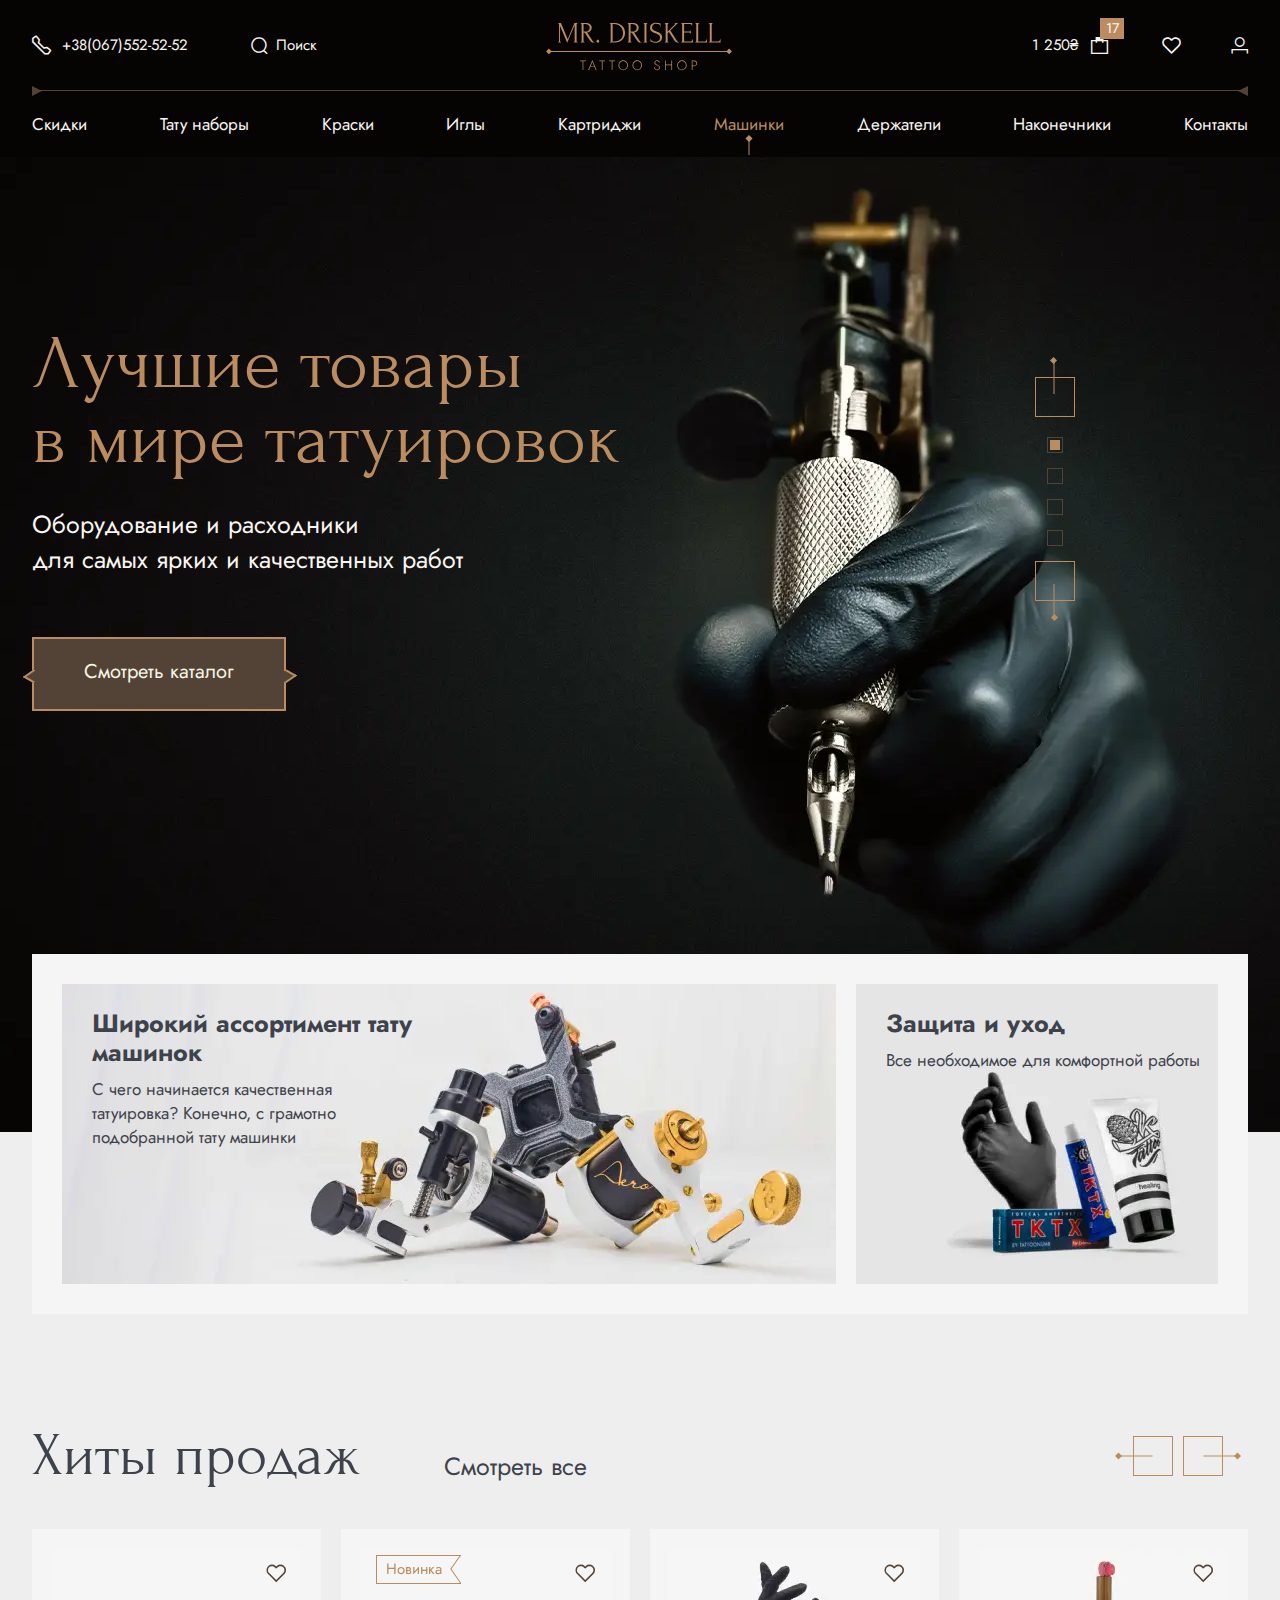
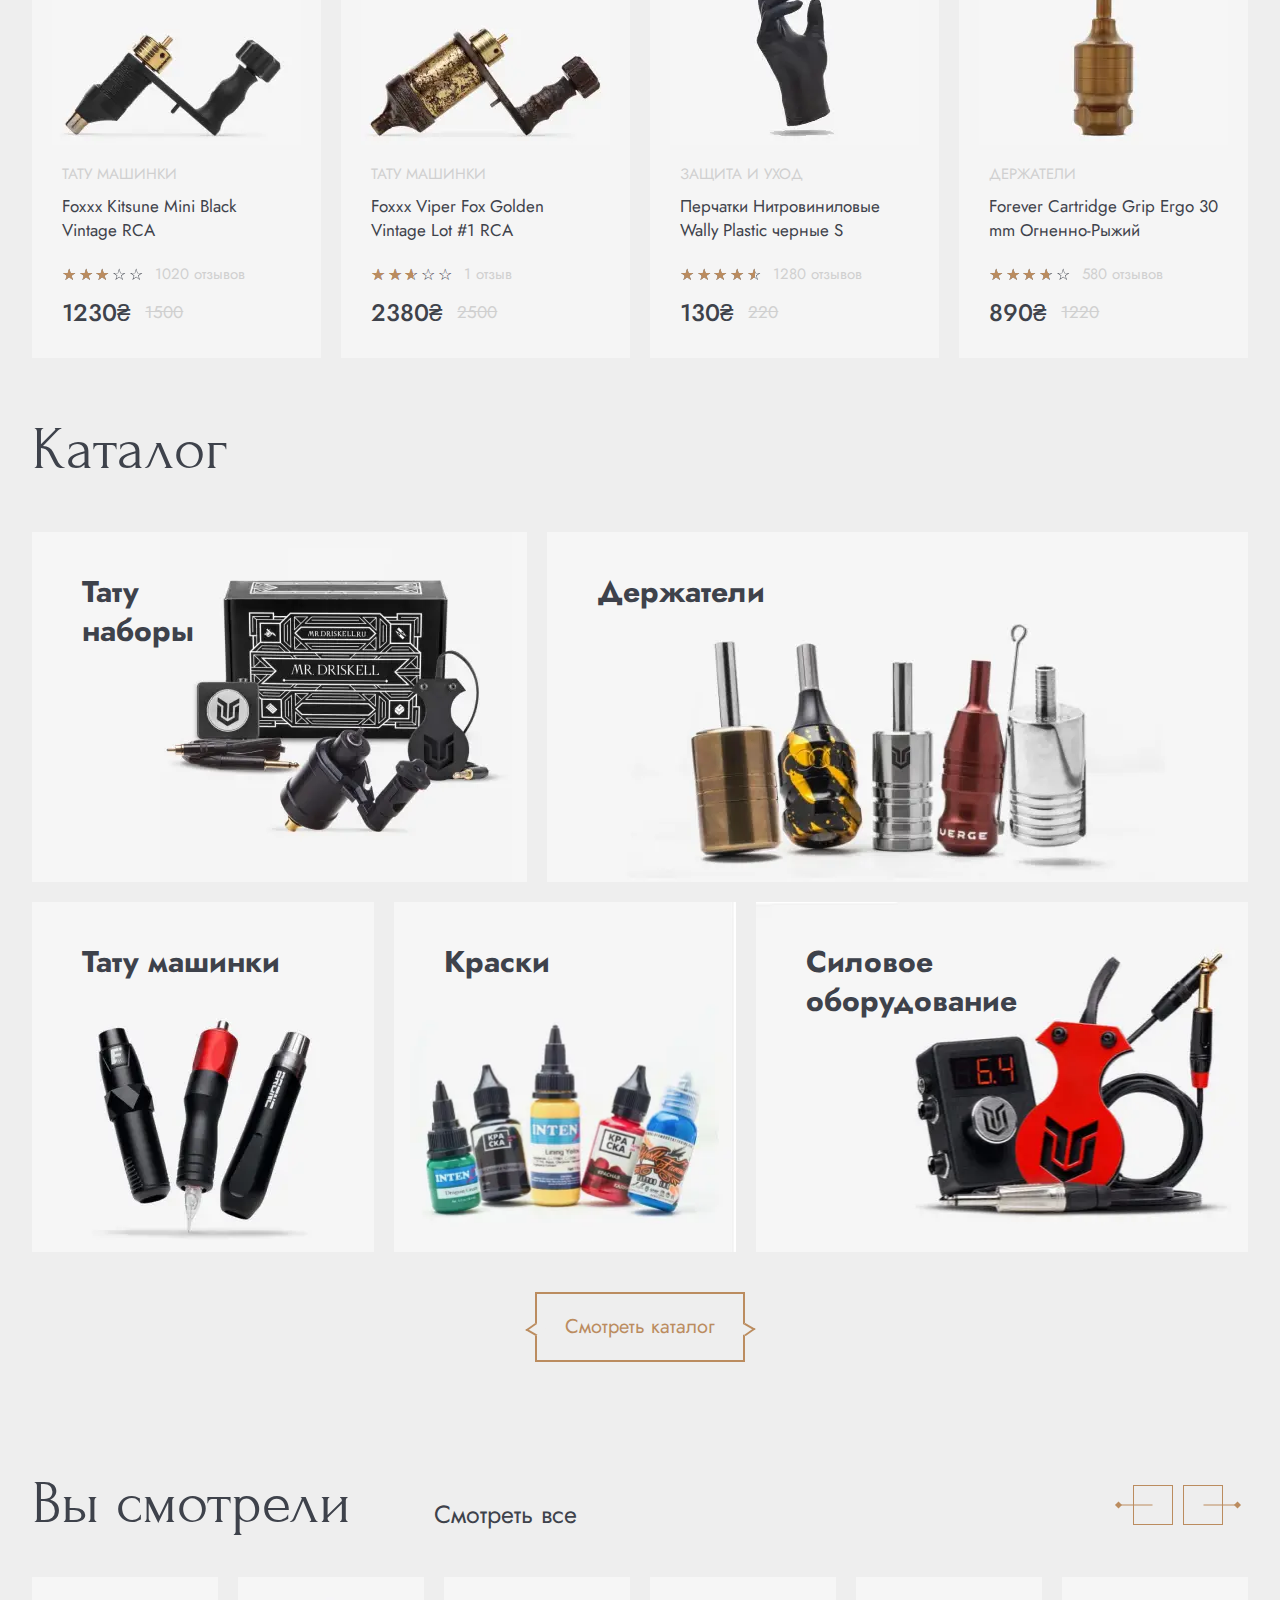
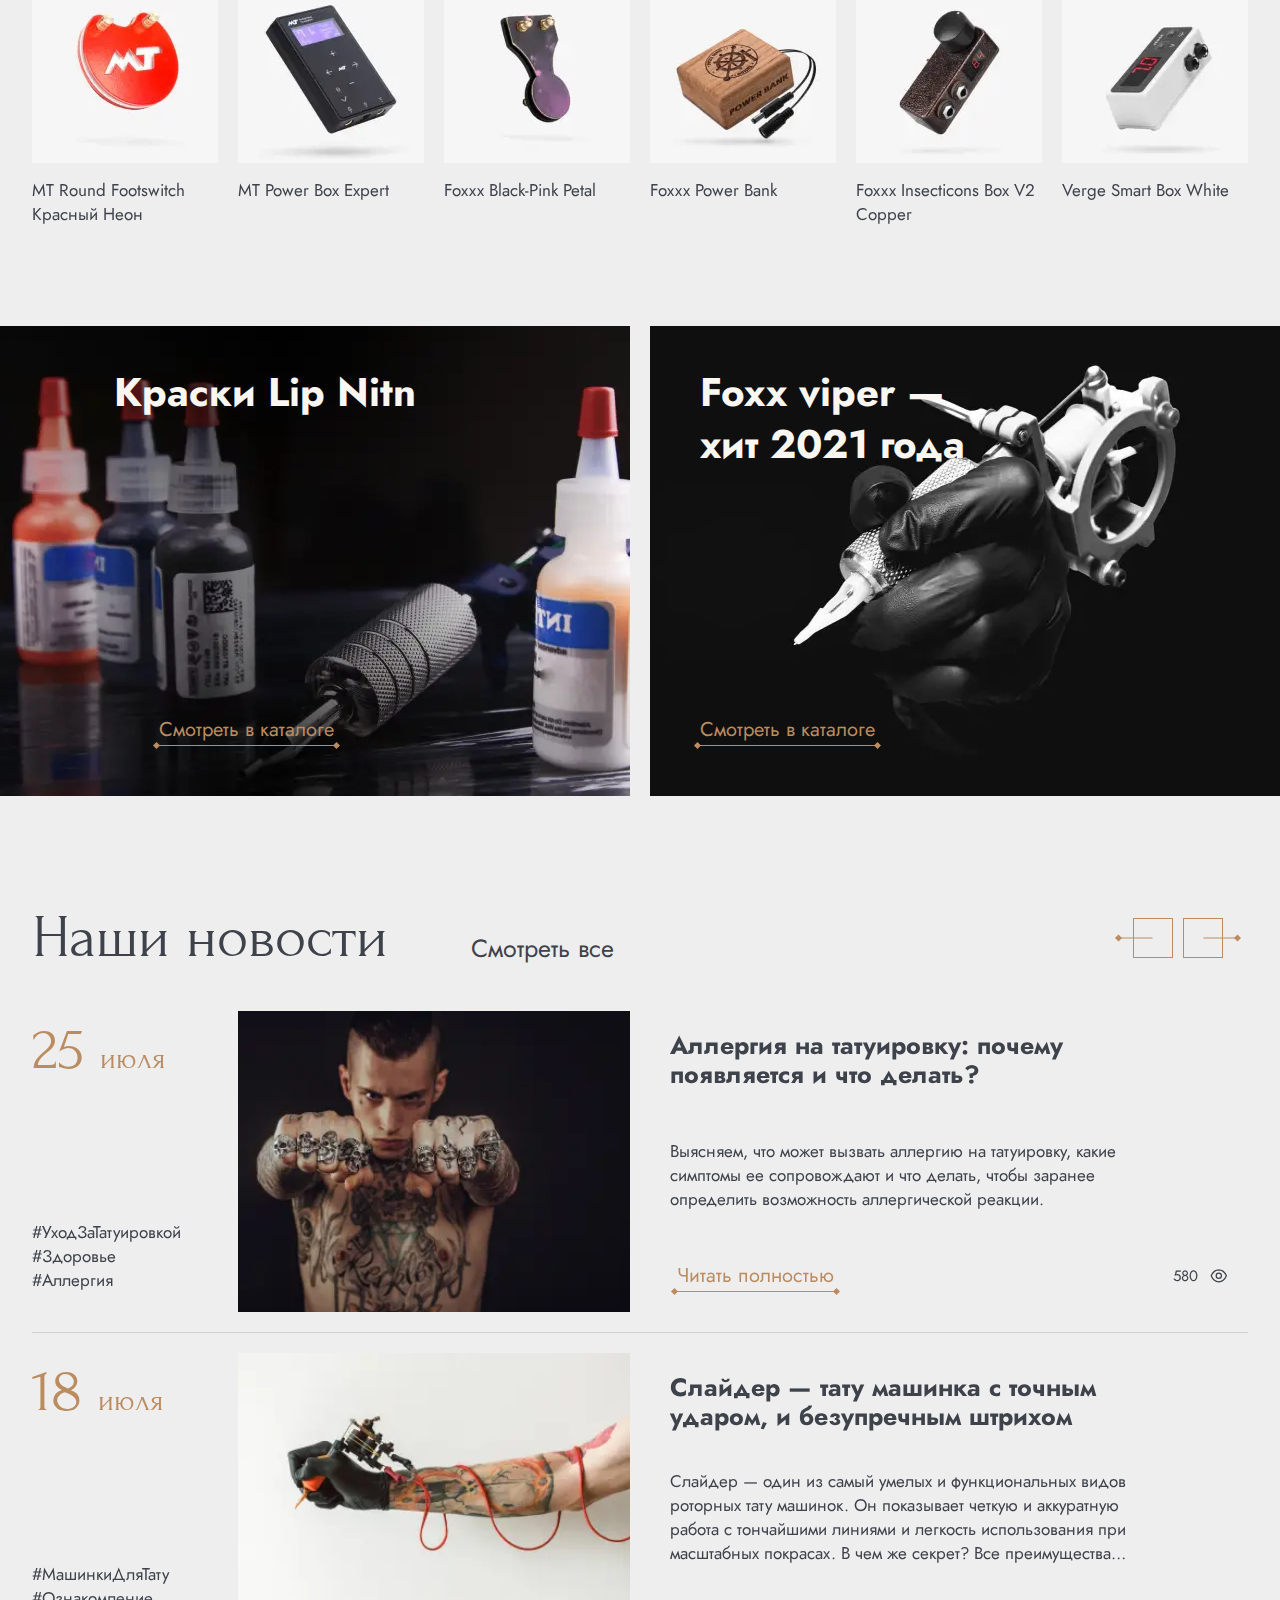
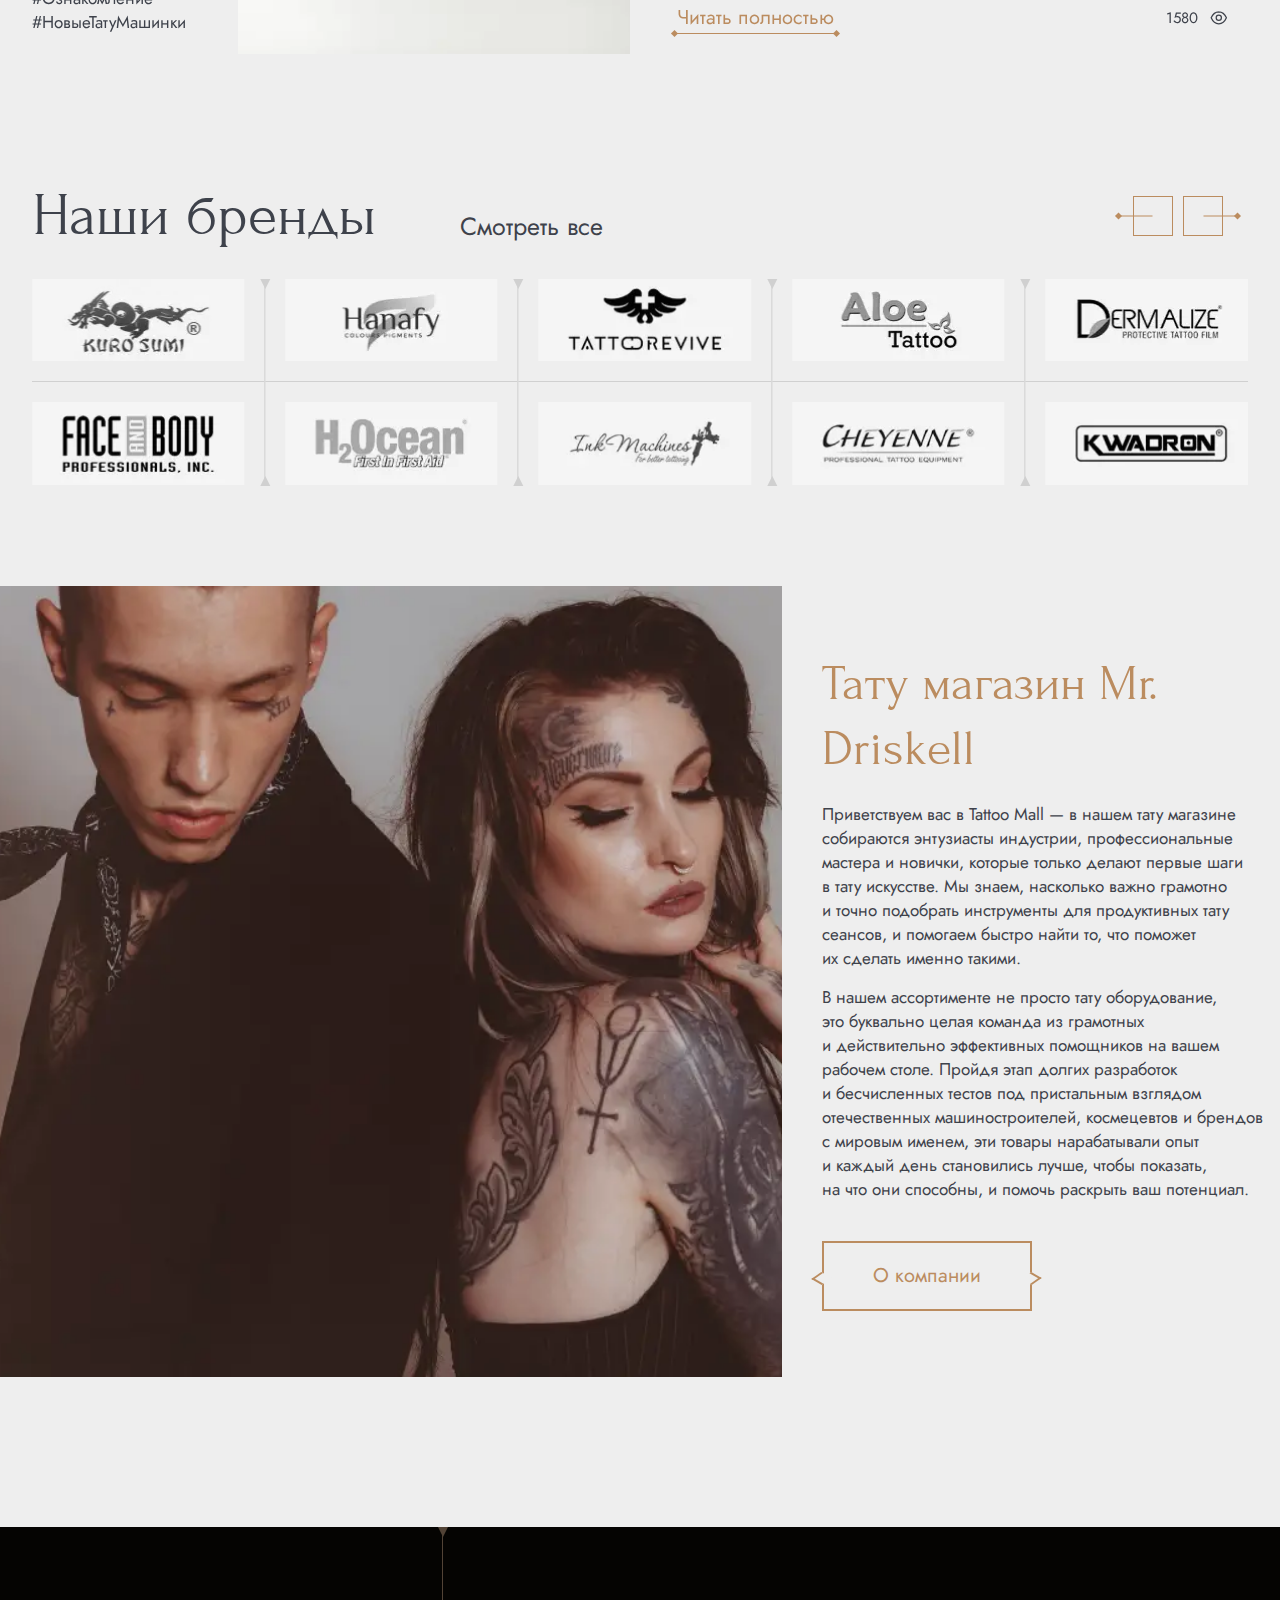
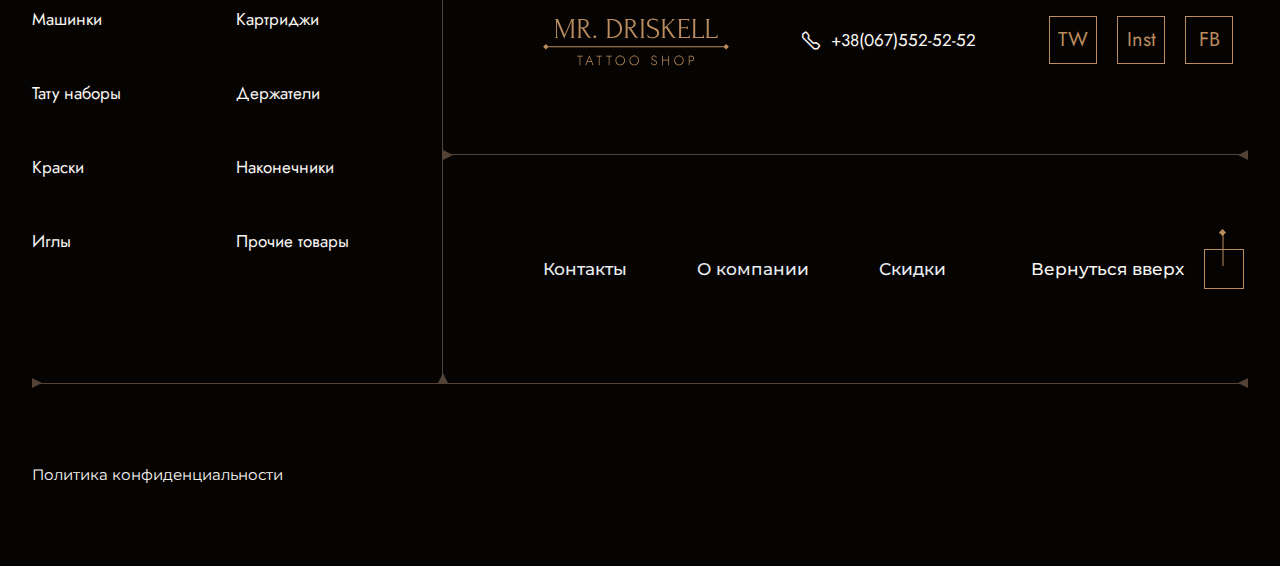
<file: index.html>
<!DOCTYPE html>
<html lang="ru">
<head>
    <meta charset="UTF-8">
    <meta http-equiv="X-UA-Compatible" content="IE=edge">
    <meta name="viewport" content="width=device-width, initial-scale=1.0">
    <link rel="stylesheet" href="css/style.min.css?_v=20220506150256">
    <title>Home</title>
</head>

<body>
  <div class="wrapper">
    <header class="header">
    <div class="header__container">
        <div class="header__top top-header">
            <a class="top-header__phone _icon-phone" data-da=".header__top,479.98,3"
                href="tel:+380675525252"><span>+38(067)552-52-52</span></a>
            <form class="top-header__search search" action="#">
                <button class="search__btn _icon-search" type="submit"></button>
                <input class="search__input" autocomplete="off" type="text" name="form[]" placeholder="Поиск">
            </form>
            <a class="top-header__logo-ibg top-header__logo-ibg_contain logo" href="index.html">
                <img class="logo__img" src="img/logo.svg" alt="Логотип">
            </a>
            <a class="top-header__cart cart-header _icon-cart" href="cart.html">
                <div class="cart-header__price uah">1 250</div>
                <div class="cart-header__items">17</div>
            </a>
            <a class="top-header__favorite _icon-favorite" href="#"></a>
            <a class="top-header__user _icon-user popup-link" href="#popup-user"></a>
            <button type="button" class="icon-menu">
                <span></span>
            </button>
        </div>
        <nav class="header__menu menu-header menu">
            <ul class="menu-header__list">
                <li class="menu-header__item"><a class="menu-header__link" href="#">Скидки</a></li>
                <li class="menu-header__item"><a class="menu-header__link" href="#">Тату наборы</a></li>
                <li class="menu-header__item"><a class="menu-header__link" href="#">Краски</a></li>
                <li class="menu-header__item"><a class="menu-header__link" href="#">Иглы</a></li>
                <li class="menu-header__item"><a class="menu-header__link" href="#">Картриджи</a></li>
                <li class="menu-header__item"><a class="menu-header__link _active" href="#">Машинки</a></li>
                <li class="menu-header__item"><a class="menu-header__link" href="#">Держатели</a></li>
                <li class="menu-header__item"><a class="menu-header__link" href="#">Наконечники</a></li>
                <li class="menu-header__item"><a class="menu-header__link" href="contact.html">Контакты</a></li>
            </ul>
        </nav>
    </div>
</header>
    <main class="page page_home">
      <section class="page__top top-page">
        <div class="top-page__slider slider-top swiper">
          <div class="top-page__swiper swiper-wrapper">
            <div class="top-page__slide-ibg slide-top swiper-slide">
              <picture><source srcset="img/home/slider-top/01.webp" type="image/webp"><img class="slide-top__img" src="img/home/slider-top/01.jpg" alt="Картинка"></picture>
              <div class="slide-top__container">
                <div class="slide-top__content">
                  <h1 class="slide-top__title">Лучшие товары в мире татуировок</h1>
                  <div class="slide-top__text">
                    Оборудование и расходники <br> для самых ярких и качественных работ
                  </div>
                  <a class="slide-top__btn button" href="catalog.html">Смотреть каталог</a>
                </div>
              </div>
            </div>
            <div class="top-page__slide-ibg slide-top swiper-slide">
              <picture><source srcset="img/home/slider-top/01.webp" type="image/webp"><img class="slide-top__img" src="img/home/slider-top/01.jpg" alt="Картинка"></picture>
              <div class="slide-top__container">
                <div class="slide-top__content">
                  <h1 class="slide-top__title">Лучшие товары в мире татуировок</h1>
                  <div class="slide-top__text">
                    Оборудование и расходники <br> для самых ярких и качественных работ
                  </div>
                  <a class="slide-top__btn button" href="catalog.html">Смотреть каталог</a>
                </div>
              </div>
            </div>
            <div class="top-page__slide-ibg slide-top swiper-slide">
              <picture><source srcset="img/home/slider-top/01.webp" type="image/webp"><img class="slide-top__img" src="img/home/slider-top/01.jpg" alt="Картинка"></picture>
              <div class="slide-top__container">
                <div class="slide-top__content">
                  <h1 class="slide-top__title">Лучшие товары в мире татуировок</h1>
                  <div class="slide-top__text">
                    Оборудование и расходники <br> для самых ярких и качественных работ
                  </div>
                  <a class="slide-top__btn button" href="catalog.html">Смотреть каталог</a>
                </div>
              </div>
            </div>
            <div class="top-page__slide-ibg slide-top swiper-slide">
              <picture><source srcset="img/home/slider-top/01.webp" type="image/webp"><img class="slide-top__img" src="img/home/slider-top/01.jpg" alt="Картинка"></picture>
              <div class="slide-top__container">
                <div class="slide-top__content">
                  <h1 class="slide-top__title">Лучшие товары в мире татуировок</h1>
                  <div class="slide-top__text">
                    Оборудование и расходники <br> для самых ярких и качественных работ
                  </div>
                  <a class="slide-top__btn button" href="catalog.html">Смотреть каталог</a>
                </div>
              </div>
            </div>
          </div>
          <div class="slide-top__control control-slide-top">
            <button class="slider-arrow slider-arrow_prev" type="button"></button>
            <div class="control-slide-top__dotts dotts"></div>
            <button class="slider-arrow slider-arrow_next" type="button"></button>
          </div>
        </div>
      </section>
      <section class="page__banner banner-page">
        <div class="banner-page__container">
          <div class="banner-page__body body-banner">
            <div class="body-banner__item body-banner__item-left item-banner">
              <div class="item-banner__content">
                <h3 class="item-banner__title">
                  Широкий ассортимент тату машинок
                </h3>
                <div class="item-banner__text">
                  C чего начинается качественная татуировка? Конечно, с грамотно подобранной тату машинки
                </div>
              </div>
              <div class="item-banner__images-ibg">
                <picture><source srcset="img/home/banner/01.webp" type="image/webp"><img class="item-banner__img" src="img/home/banner/01.jpg" alt="Картинка"></picture>
              </div>
            </div>
            <div class="body-banner__item body-banner__item-right item-banner">
              <div class="item-banner__content">
                <h3 class="item-banner__title">Защита и уход</h3>
                <div class="item-banner__text">Все необходимое для комфортной работы</div>
              </div>
              <div class="item-banner__images-ibg">
                <picture><source srcset="img/home/banner/02.webp" type="image/webp"><img class="item-banner__img" src="img/home/banner/02.jpg" alt="Картинка"></picture>
              </div>
            </div>
          </div>
        </div>
      </section>
      <section class="page__hits hits-page">
        <div class="hits-page__container">
          <div class="hits-page__top top-hits-page">
            <h2 class="top-hits-page__title title">Хиты продаж</h2>
            <a class="top-hits-page__link" href="#">Смотреть все</a>
            <div class="hits-page__arrows">
              <button class="hits-page-arrow hits-page-arrow_prev" type="button"></button>
              <button class="hits-page-arrow hits-page-arrow_next" type="button"></button>
            </div>
          </div>
          <div class="hits-page__slider swiper">
            <div class="hits-page__swiper swiper-wrapper">
              <div class="hits-page__slide swiper-slide product-cart">
                <div class="product-cart__favorite _icon-favorite"></div>
                <a class="product-cart__image" href="#">
                  <span class="product-cart__item-image-ibg product-cart__item-image-ibg_contain">
                    <picture><source srcset="img/home/hits/01.webp" type="image/webp"><img class="product-cart__img" src="img/home/hits/01.jpg" alt="Картинка"></picture>
                  </span>
                </a>
                <div class="product-cart__body">
                  <a class="product-cart__category" href="#">Тату машинки</a>
                  <a class="product-cart__title" href="#">Foxxx Kitsune Mini Black Vintage RCA</a>
                  <div class="product-cart__rating rating rating_set rating-product">
                    <div class="rating-product__body rating__body">
                      <div class="rating-product__active rating__active"></div>
                      <div class="rating-product__items rating__items">
                        <input class="rating-product__item rating__item" type="radio" value="1" name="rating">
                        <input class="rating-product__item rating__item" type="radio" value="2" name="rating">
                        <input class="rating-product__item rating__item" type="radio" value="3" name="rating">
                        <input class="rating-product__item rating__item" type="radio" value="4" name="rating">
                        <input class="rating-product__item rating__item" type="radio" value="5" name="rating">
                      </div>
                    </div>
                    <div class="rating-product__value rating__value">3</div>
                    <div class="rating-product__review rating__review">1020 отзывов</div>
                  </div>
                  <div class="product-cart__price price-product-cart">
                    <div class="price-product-cart__new uah">1230</div>
                    <div class="price-product-cart__old">1500</div>
                  </div>
                  <button class="product-cart__btn border" type="button">Добавить в корзину</button>
                </div>
              </div>
              <div class="hits-page__slide swiper-slide product-cart">
                <div class="product-cart__favorite _icon-favorite"></div>
                <div class="product-cart__new">Новинка</div>
                <a class="product-cart__image" href="#">
                  <span class="product-cart__item-image-ibg product-cart__item-image-ibg_contain">
                    <picture><source srcset="img/home/hits/02.webp" type="image/webp"><img class="product-cart__img" src="img/home/hits/02.jpg" alt="Картинка"></picture>
                  </span>
                </a>
                <div class="product-cart__body">
                  <a class="product-cart__category" href="#">Тату машинки</a>
                  <a class="product-cart__title" href="#">Foxxx Viper Fox Golden Vintage Lot #1 RCA</a>
                  <div class="product-cart__rating rating rating_set rating-product">
                    <div class="rating-product__body rating__body">
                      <div class="rating-product__active rating__active"></div>
                      <div class="rating-product__items rating__items">
                        <input class="rating-product__item rating__item" type="radio" value="1" name="rating">
                        <input class="rating-product__item rating__item" type="radio" value="2" name="rating">
                        <input class="rating-product__item rating__item" type="radio" value="3" name="rating">
                        <input class="rating-product__item rating__item" type="radio" value="4" name="rating">
                        <input class="rating-product__item rating__item" type="radio" value="5" name="rating">
                      </div>
                    </div>
                    <div class="rating-product__value rating__value">2.5</div>
                    <div class="rating-product__review rating__review">1 отзыв</div>
                  </div>
                  <div class="product-cart__price price-product-cart">
                    <div class="price-product-cart__new uah">2380</div>
                    <div class="price-product-cart__old">2500</div>
                  </div>
                  <button class="product-cart__btn border" type="button">Добавить в корзину</button>
                </div>
              </div>
              <div class="hits-page__slide swiper-slide product-cart">
                <div class="product-cart__favorite _icon-favorite"></div>
                <a class="product-cart__image" href="#">
                  <span class="product-cart__item-image-ibg product-cart__item-image-ibg_contain">
                    <picture><source srcset="img/home/hits/03.webp" type="image/webp"><img class="product-cart__img" src="img/home/hits/03.jpg" alt="Картинка"></picture>
                  </span>
                </a>
                <div class="product-cart__body">
                  <a class="product-cart__category" href="#">защита и уход</a>
                  <a class="product-cart__title" href="#">Перчатки Нитровиниловые Wally Plastic черные S</a>
                  <div class="product-cart__rating rating rating_set rating-product">
                    <div class="rating-product__body rating__body">
                      <div class="rating-product__active rating__active"></div>
                      <div class="rating-product__items rating__items">
                        <input class="rating-product__item rating__item" type="radio" value="1" name="rating">
                        <input class="rating-product__item rating__item" type="radio" value="2" name="rating">
                        <input class="rating-product__item rating__item" type="radio" value="3" name="rating">
                        <input class="rating-product__item rating__item" type="radio" value="4" name="rating">
                        <input class="rating-product__item rating__item" type="radio" value="5" name="rating">
                      </div>
                    </div>
                    <div class="rating-product__value rating__value">4.5</div>
                    <div class="rating-product__review rating__review">1280 отзывов</div>
                  </div>
                  <div class="product-cart__price price-product-cart">
                    <div class="price-product-cart__new uah">130</div>
                    <div class="price-product-cart__old">220</div>
                  </div>
                  <button class="product-cart__btn border" type="button">Добавить в корзину</button>
                </div>
              </div>
              <div class="hits-page__slide swiper-slide product-cart">
                <div class="product-cart__favorite _icon-favorite"></div>
                <a class="product-cart__image" href="#">
                  <span class="product-cart__item-image-ibg product-cart__item-image-ibg_contain">
                    <picture><source srcset="img/home/hits/04.webp" type="image/webp"><img class="product-cart__img" src="img/home/hits/04.jpg" alt="Картинка"></picture>
                  </span>
                </a>
                <div class="product-cart__body">
                  <a class="product-cart__category" href="#">держатели</a>
                  <a class="product-cart__title" href="#">Forever Cartridge Grip Ergo 30 mm Огненно-Рыжий</a>
                  <div class="product-cart__rating rating rating_set rating-product">
                    <div class="rating-product__body rating__body">
                      <div class="rating-product__active rating__active"></div>
                      <div class="rating-product__items rating__items">
                        <input class="rating-product__item rating__item" type="radio" value="1" name="rating">
                        <input class="rating-product__item rating__item" type="radio" value="2" name="rating">
                        <input class="rating-product__item rating__item" type="radio" value="3" name="rating">
                        <input class="rating-product__item rating__item" type="radio" value="4" name="rating">
                        <input class="rating-product__item rating__item" type="radio" value="5" name="rating">
                      </div>
                    </div>
                    <div class="rating-product__value rating__value">3.6</div>
                    <div class="rating-product__review rating__review">580 отзывов</div>
                  </div>
                  <div class="product-cart__price price-product-cart">
                    <div class="price-product-cart__new uah">890</div>
                    <div class="price-product-cart__old">1220</div>
                  </div>
                  <button class="product-cart__btn border" type="button">Добавить в корзину</button>
                </div>
              </div>
            </div>
          </div>
        </div>
      </section>
      <section class="page__catalog catalog-page">
        <div class="catalog-page__container">
          <div class="catalog-page__title title">Каталог</div>
          <div class="catalog-page__body body-catalog">
            <div class="body-catalog__row body-catalog__row_first">
              <a class="body-catalog__item" href="#">
                <h3 class="body-catalog__title">
                  Тату <br> наборы
                </h3>
                <div class="body-catalog__images-ibg">
                  <picture><source srcset="img/home/catalog/01.webp" type="image/webp"><img class="body-catalog__img" src="img/home/catalog/01.jpg" alt="Картинка"></picture>
                </div>
              </a>
              <a class="body-catalog__item" href="#">
                <h3 class="body-catalog__title">
                  Держатели
                </h3>
                <div class="body-catalog__images-ibg">
                  <picture><source srcset="img/home/catalog/02.webp" type="image/webp"><img class="body-catalog__img" src="img/home/catalog/02.jpg" alt="Картинка"></picture>
                </div>
              </a>
            </div>
            <div class="body-catalog__row body-catalog__row_second">
              <a class="body-catalog__item" href="#">
                <h3 class="body-catalog__title">
                  Тату машинки
                </h3>
                <div class="body-catalog__images-ibg">
                  <picture><source srcset="img/home/catalog/03.webp" type="image/webp"><img class="body-catalog__img" src="img/home/catalog/03.jpg" alt="Картинка"></picture>
                </div>
              </a>
              <a class="body-catalog__item" href="#">
                <h3 class="body-catalog__title">
                  Краски
                </h3>
                <div class="body-catalog__images-ibg">
                  <picture><source srcset="img/home/catalog/04.webp" type="image/webp"><img class="body-catalog__img" src="img/home/catalog/04.jpg" alt="Картинка"></picture>
                </div>
              </a>
              <a class="body-catalog__item" href="#">
                <h3 class="body-catalog__title">
                  Силовое <br> оборудование
                </h3>
                <div class="body-catalog__images-ibg">
                  <picture><source srcset="img/home/catalog/05.webp" type="image/webp"><img class="body-catalog__img" src="img/home/catalog/05.jpg" alt="Картинка"></picture>
                </div>
              </a>
            </div>
          </div>
          <a class="catalog-page__btn border" href="catalog.html">Смотреть каталог</a>
        </div>
      </section>
      <section class="page__watched watched-page">
        <div class="watched-page__container">
          <div class="watched-page__top top-watched-page">
            <h2 class=" top-watched-page__title title">Вы смотрели</h2>
            <a class=" top-watched-page__link" href="#">Смотреть все</a>
            <div class="watched-page__arrows">
              <button class="watched-page-arrow watched-page-arrow_prev" type="button"></button>
              <button class="watched-page-arrow watched-page-arrow_next" type="button"></button>
            </div>
          </div>
          <div class="watched-page__slider swiper">
            <div class="watched-page__swiper swiper-wrapper">
              <div class="watched-page__slide swiper-slide slide-watched">
                <a class="slide-watched__item" href="#">
                  <div class="slide-watched__images-ibg">
                    <picture><source srcset="img/home/watched/01.webp" type="image/webp"><img class="slide-watched__img" src="img/home/watched/01.jpg" alt="Картинка"></picture>
                  </div>
                  <div class="slide-watched__title">MT Round Footswitch Красный Неон</div>
                </a>
              </div>
              <div class="watched-page__slide swiper-slide slide-watched">
                <a class="slide-watched__item" href="#">
                  <div class="slide-watched__images-ibg">
                    <picture><source srcset="img/home/watched/02.webp" type="image/webp"><img class="slide-watched__img" src="img/home/watched/02.jpg" alt="Картинка"></picture>
                  </div>
                  <div class="slide-watched__title">MT Power Box Expert</div>
                </a>
              </div>
              <div class="watched-page__slide swiper-slide slide-watched">
                <a class="slide-watched__item" href="#">
                  <div class="slide-watched__images-ibg">
                    <picture><source srcset="img/home/watched/03.webp" type="image/webp"><img class="slide-watched__img" src="img/home/watched/03.jpg" alt="Картинка"></picture>
                  </div>
                  <div class="slide-watched__title">Foxxx Black-Pink Petal</div>
                </a>
              </div>
              <div class="watched-page__slide swiper-slide slide-watched">
                <a class="slide-watched__item" href="#">
                  <div class="slide-watched__images-ibg">
                    <picture><source srcset="img/home/watched/04.webp" type="image/webp"><img class="slide-watched__img" src="img/home/watched/04.jpg" alt="Картинка"></picture>
                  </div>
                  <div class="slide-watched__title">Foxxx Power Bank</div>
                </a>
              </div>
              <div class="watched-page__slide swiper-slide slide-watched">
                <a class="slide-watched__item" href="#">
                  <div class="slide-watched__images-ibg">
                    <picture><source srcset="img/home/watched/05.webp" type="image/webp"><img class="slide-watched__img" src="img/home/watched/05.jpg" alt="Картинка"></picture>
                  </div>
                  <div class="slide-watched__title">Foxxx Insecticons Box V2 Copper</div>
                </a>
              </div>
              <div class="watched-page__slide swiper-slide slide-watched">
                <a class="slide-watched__item" href="#">
                  <div class="slide-watched__images-ibg">
                    <picture><source srcset="img/home/watched/06.webp" type="image/webp"><img class="slide-watched__img" src="img/home/watched/06.jpg" alt="Картинка"></picture>
                  </div>
                  <div class="slide-watched__title">Verge Smart Box White</div>
                </a>
              </div>
            </div>
          </div>
        </div>
      </section>
      <section class="page__catalog-banner catalog-banner-page">
        <div class="catalog-banner-page__body body-catalog-banner">
          <div class="body-catalog-banner__item item-catalog-banner">
            <div class="item-catalog-banner__images-ibg">
              <picture><source srcset="img/home/catalog-banner/01.webp" type="image/webp"><img class="item-catalog-banner__img" src="img/home/catalog-banner/01.jpg" alt="Картинка"></picture>
            </div>
            <h3 class="item-catalog-banner__title item-catalog-banner__title_left">Краски Lip Nitn</h3>
            <div class="item-catalog-banner__button item-catalog-banner__button_left">
              <a class="item-catalog-banner__link" href="catalog.html">Смотреть в каталоге</a>
            </div>
          </div>
          <div class="body-catalog-banner__item item-catalog-banner">
            <div class="item-catalog-banner__images-ibg">
              <picture><source srcset="img/home/catalog-banner/02.webp" type="image/webp"><img class="item-catalog-banner__img" src="img/home/catalog-banner/02.jpg" alt="Картинка"></picture>
            </div>
            <h3 class="item-catalog-banner__title">Foxx viper — <br> хит 2021 года</h3>
            <div class="item-catalog-banner__button">
              <a class="item-catalog-banner__link" href="catalog.html">Смотреть в каталоге</a>
            </div>
          </div>
        </div>
      </section>
      <section class="page__news news-page">
        <div class="news-page__container">
          <div class="news-page__top top-news-page">
            <h2 class=" top-news-page__title title">Наши новости</h2>
            <a class=" top-news-page__link" href="#">Смотреть все</a>
            <div class="news-page__arrows">
              <button class="news-page-arrow news-page-arrow_prev" type="button"></button>
              <button class="news-page-arrow news-page-arrow_next" type="button"></button>
            </div>
          </div>
          <div class="news-page__slider swiper">
            <div class="news-page__swiper swiper-wrapper">
              <div class="news-page__slide swiper-slide slide-news">
                <div class="slide-news__item item-news">
                  <div class="item-news__date date-news">
                    <div class="date-news__date">25 <span>июля</span></div>
                    <div class="date-news__hashtag">
                      <a href="#">#УходЗаТатуировкой</a>
                      <a href="#">#Здоровье</a>
                      <a href="#">#Аллергия</a>
                    </div>
                  </div>
                  <div class="item-news__images-ibg">
                    <picture><source srcset="img/home/news/01.webp" type="image/webp"><img class="item-news__img" src="img/home/news/01.jpg" alt="Картинка"></picture>
                  </div>
                  <div class="item-news__content content-news">
                    <h4 class="content-news__title">Аллергия на татуировку: почему появляется и что делать?</h4>
                    <div class="content-news__text">
                      Выясняем, что может вызвать аллергию на татуировку, какие симптомы ее сопровождают и что делать,
                      чтобы заранее определить возможность аллергической реакции.
                    </div>
                    <div class="content-news__bottom bottom-content">
                      <a class="bottom-content__link" href="#">Читать полностью</a>
                      <div class="bottom-content__views">580</div>
                      <img class="bottom-content__img" src="img/home/news/eye.svg" alt="Глаз">
                    </div>
                  </div>
                </div>
                <div class="slide-news__item item-news">
                  <div class="item-news__date date-news">
                    <div class="date-news__date">18 <span>июля</span></div>
                    <div class="date-news__hashtag">
                      <a href="#">#МашинкиДляТату</a>
                      <a href="#">#Ознакомление</a>
                      <a href="#">#НовыеТатуМашинки</a>
                    </div>
                  </div>
                  <div class="item-news__images-ibg">
                    <picture><source srcset="img/home/news/02.webp" type="image/webp"><img class="item-news__img" src="img/home/news/02.jpg" alt="Картинка"></picture>
                  </div>
                  <div class="item-news__content content-news">
                    <h4 class="content-news__title">Слайдер — тату машинка с точным ударом, и безупречным штрихом</h4>
                    <div class="content-news__text">
                      Слайдер — один из самый умелых и функциональных видов роторных тату машинок. Он показывает четкую
                      и аккуратную работа с тончайшими линиями и легкость использования при масштабных покрасах. В чем
                      же секрет? Все преимущества…
                    </div>
                    <div class="content-news__bottom bottom-content">
                      <a class="bottom-content__link" href="#">Читать полностью</a>
                      <div class="bottom-content__views">1580</div>
                      <img class="bottom-content__img" src="img/home/news/eye.svg" alt="Глаз">
                    </div>
                  </div>
                </div>
              </div>
              <div class="news-page__slide swiper-slide slide-news">
                <div class="slide-news__item item-news">
                  <div class="item-news__date date-news">
                    <div class="date-news__date">25 <span>июля</span></div>
                    <div class="date-news__hashtag">
                      <a href="#">#УходЗаТатуировкой</a>
                      <a href="#">#Здоровье</a>
                      <a href="#">#Аллергия</a>
                    </div>
                  </div>
                  <div class="item-news__images-ibg">
                    <picture><source srcset="img/home/news/01.webp" type="image/webp"><img class="item-news__img" src="img/home/news/01.jpg" alt="Картинка"></picture>
                  </div>
                  <div class="item-news__content content-news">
                    <h4 class="content-news__title">Аллергия на татуировку: почему появляется и что делать?</h4>
                    <div class="content-news__text">
                      Выясняем, что может вызвать аллергию на татуировку, какие симптомы ее сопровождают и что делать,
                      чтобы заранее определить возможность аллергической реакции.
                    </div>
                    <div class="content-news__bottom bottom-content">
                      <a class="bottom-content__link" href="#">Читать полностью</a>
                      <div class="bottom-content__views">580</div>
                      <img class="bottom-content__img" src="img/home/news/eye.svg" alt="Глаз">
                    </div>
                  </div>
                </div>
                <div class="slide-news__item item-news">
                  <div class="item-news__date date-news">
                    <div class="date-news__date">18 <span>июля</span></div>
                    <div class="date-news__hashtag">
                      <a href="#">#МашинкиДляТату</a>
                      <a href="#">#Ознакомление</a>
                      <a href="#">#НовыеТатуМашинки</a>
                    </div>
                  </div>
                  <div class="item-news__images-ibg">
                    <picture><source srcset="img/home/news/02.webp" type="image/webp"><img class="item-news__img" src="img/home/news/02.jpg" alt="Картинка"></picture>
                  </div>
                  <div class="item-news__content content-news">
                    <h4 class="content-news__title">Слайдер — тату машинка с точным ударом, и безупречным штрихом</h4>
                    <div class="content-news__text">
                      Слайдер — один из самый умелых и функциональных видов роторных тату машинок. Он показывает четкую
                      и аккуратную работа с тончайшими линиями и легкость использования при масштабных покрасах. В чем
                      же секрет? Все преимущества…
                    </div>
                    <div class="content-news__bottom bottom-content">
                      <a class="bottom-content__link" href="#">Читать полностью</a>
                      <div class="bottom-content__views">1580</div>
                      <img class="bottom-content__img" src="img/home/news/eye.svg" alt="Глаз">
                    </div>
                  </div>
                </div>
              </div>
              <div class="news-page__slide swiper-slide slide-news">
                <div class="slide-news__item item-news">
                  <div class="item-news__date date-news">
                    <div class="date-news__date">25 <span>июля</span></div>
                    <div class="date-news__hashtag">
                      <a href="#">#УходЗаТатуировкой</a>
                      <a href="#">#Здоровье</a>
                      <a href="#">#Аллергия</a>
                    </div>
                  </div>
                  <div class="item-news__images-ibg">
                    <picture><source srcset="img/home/news/01.webp" type="image/webp"><img class="item-news__img" src="img/home/news/01.jpg" alt="Картинка"></picture>
                  </div>
                  <div class="item-news__content content-news">
                    <h4 class="content-news__title">Аллергия на татуировку: почему появляется и что делать?</h4>
                    <div class="content-news__text">
                      Выясняем, что может вызвать аллергию на татуировку, какие симптомы ее сопровождают и что делать,
                      чтобы заранее определить возможность аллергической реакции.
                    </div>
                    <div class="content-news__bottom bottom-content">
                      <a class="bottom-content__link" href="#">Читать полностью</a>
                      <div class="bottom-content__views">580</div>
                      <img class="bottom-content__img" src="img/home/news/eye.svg" alt="Глаз">
                    </div>
                  </div>
                </div>
                <div class="slide-news__item item-news">
                  <div class="item-news__date date-news">
                    <div class="date-news__date">18 <span>июля</span></div>
                    <div class="date-news__hashtag">
                      <a href="#">#МашинкиДляТату</a>
                      <a href="#">#Ознакомление</a>
                      <a href="#">#НовыеТатуМашинки</a>
                    </div>
                  </div>
                  <div class="item-news__images-ibg">
                    <picture><source srcset="img/home/news/02.webp" type="image/webp"><img class="item-news__img" src="img/home/news/02.jpg" alt="Картинка"></picture>
                  </div>
                  <div class="item-news__content content-news">
                    <h4 class="content-news__title">Слайдер — тату машинка с точным ударом, и безупречным штрихом</h4>
                    <div class="content-news__text">
                      Слайдер — один из самый умелых и функциональных видов роторных тату машинок. Он показывает четкую
                      и аккуратную работа с тончайшими линиями и легкость использования при масштабных покрасах. В чем
                      же секрет? Все преимущества…
                    </div>
                    <div class="content-news__bottom bottom-content">
                      <a class="bottom-content__link" href="#">Читать полностью</a>
                      <div class="bottom-content__views">1580</div>
                      <img class="bottom-content__img" src="img/home/news/eye.svg" alt="Глаз">
                    </div>
                  </div>
                </div>
              </div>
            </div>
          </div>
        </div>
      </section>
      <section class="page__brend brend-page">
        <div class="brend-page__container">
          <div class="brend-page__top top-brend-page">
            <h2 class=" top-brend-page__title title">Наши бренды</h2>
            <a class=" top-brend-page__link" href="#">Смотреть все</a>
            <div class="brend-page__arrows">
              <button class="brend-page-arrow brend-page-arrow_prev" type="button"></button>
              <button class="brend-page-arrow brend-page-arrow_next" type="button"></button>
            </div>
          </div>
          <div class="brend-page__slider swiper">
            <div class="brend-page__swiper swiper-wrapper">
              <div class="brend-page__slide swiper-slide slide-brend">
                <div class="slide-brend__item item-brend">
                  <a class="item-brend__images-ibg" href="#">
                    <picture><source srcset="img/home/brend/01.webp" type="image/webp"><img class="item-brend__img" src="img/home/brend/01.jpg" alt="Картинка"></picture>
                  </a>
                </div>
                <div class="slide-brend__item slide-brend__item_right item-brend">
                  <a class="item-brend__images-ibg" href="#">
                    <picture><source srcset="img/home/brend/02.webp" type="image/webp"><img class="item-brend__img" src="img/home/brend/02.jpg" alt="Картинка"></picture>
                  </a>
                </div>
              </div>
              <div class="brend-page__slide swiper-slide slide-brend">
                <div class="slide-brend__item item-brend">
                  <a class="item-brend__images-ibg" href="#">
                    <picture><source srcset="img/home/brend/03.webp" type="image/webp"><img class="item-brend__img" src="img/home/brend/03.jpg" alt="Картинка"></picture>
                  </a>
                </div>
                <div class="slide-brend__item slide-brend__item_right item-brend">
                  <a class="item-brend__images-ibg" href="#">
                    <picture><source srcset="img/home/brend/04.webp" type="image/webp"><img class="item-brend__img" src="img/home/brend/04.jpg" alt="Картинка"></picture>
                  </a>
                </div>
              </div>
              <div class="brend-page__slide swiper-slide slide-brend">
                <div class="slide-brend__item item-brend">
                  <a class="item-brend__images-ibg" href="#">
                    <picture><source srcset="img/home/brend/05.webp" type="image/webp"><img class="item-brend__img" src="img/home/brend/05.jpg" alt="Картинка"></picture>
                  </a>
                </div>
                <div class="slide-brend__item slide-brend__item_right item-brend">
                  <a class="item-brend__images-ibg" href="#">
                    <picture><source srcset="img/home/brend/06.webp" type="image/webp"><img class="item-brend__img" src="img/home/brend/06.jpg" alt="Картинка"></picture>
                  </a>
                </div>
              </div>
              <div class="brend-page__slide swiper-slide slide-brend">
                <div class="slide-brend__item item-brend">
                  <a class="item-brend__images-ibg" href="#">
                    <picture><source srcset="img/home/brend/07.webp" type="image/webp"><img class="item-brend__img" src="img/home/brend/07.jpg" alt="Картинка"></picture>
                  </a>
                </div>
                <div class="slide-brend__item slide-brend__item_right item-brend">
                  <a class="item-brend__images-ibg" href="#">
                    <picture><source srcset="img/home/brend/08.webp" type="image/webp"><img class="item-brend__img" src="img/home/brend/08.jpg" alt="Картинка"></picture>
                  </a>
                </div>
              </div>
              <div class="brend-page__slide swiper-slide slide-brend">
                <div class="slide-brend__item item-brend">
                  <a class="item-brend__images-ibg" href="#">
                    <picture><source srcset="img/home/brend/09.webp" type="image/webp"><img class="item-brend__img" src="img/home/brend/09.jpg" alt="Картинка"></picture>
                  </a>
                </div>
                <div class="slide-brend__item slide-brend__item_right item-brend">
                  <a class="item-brend__images-ibg" href="#">
                    <picture><source srcset="img/home/brend/10.webp" type="image/webp"><img class="item-brend__img" src="img/home/brend/10.jpg" alt="Картинка"></picture>
                  </a>
                </div>
              </div>
            </div>
          </div>
        </div>
      </section>
      <section class="page__about about-page">
        <div class="about-page__images-ibg">
          <picture><source srcset="img/home/about/01.webp" type="image/webp"><img class="about-page__img" src="img/home/about/01.jpg" alt="Картинка"></picture>
        </div>
        <div class="about-page__content content-about">
          <h2 class="content-about__title">Тату магазин Mr. Driskell</h2>
          <div class="content-about__text">
            <p>
              Приветствуем вас в Tattoo Mall — в нашем тату магазине собираются энтузиасты индустрии, профессиональные
              мастера и новички, которые только делают первые шаги в тату искусстве. Мы знаем, насколько важно
              грамотно и точно подобрать инструменты для продуктивных тату сеансов, и помогаем быстро найти то,
              что поможет их сделать именно такими.
            </p>
            <p>
              В нашем ассортименте не просто тату оборудование, это буквально целая команда из грамотных
              и действительно эффективных помощников на вашем рабочем столе. Пройдя этап долгих разработок
              и бесчисленных тестов под пристальным взглядом отечественных машиностроителей, космецевтов и брендов
              с мировым именем, эти товары нарабатывали опыт и каждый день становились лучше, чтобы показать,
              на что они способны, и помочь раскрыть ваш потенциал.
            </p>
          </div>
          <a class="content-about__btn border" href="about.html">О компании</a>
        </div>
      </section>
    </main>
    <footer class="footer">
    <div class="footer__container">
        <div class="footer__body">
            <nav class="footer__menu footer-menu">
                <ul class="footer-menu__list">
                    <li class="footer-menu__item"><a class="footer-menu__link" href="#">Машинки</a></li>
                    <li class="footer-menu__item"><a class="footer-menu__link" href="#">Тату наборы</a></li>
                    <li class="footer-menu__item"><a class="footer-menu__link" href="#">Краски</a></li>
                    <li class="footer-menu__item"><a class="footer-menu__link" href="#">Иглы</a></li>
                </ul>
                <ul class="footer-menu__list">
                    <li class="footer-menu__item"><a class="footer-menu__link" href="#">Картриджи</a></li>
                    <li class="footer-menu__item"><a class="footer-menu__link" href="#">Держатели</a></li>
                    <li class="footer-menu__item"><a class="footer-menu__link" href="#">Наконечники</a></li>
                    <li class="footer-menu__item"><a class="footer-menu__link" href="#">Прочие товары</a></li>
                </ul>
            </nav>
            <div class="footer__top top-footer">
                <a class="top-footer__logo-ibg top-footer__logo-ibg_contain logo" href="index.html">
                    <img class="logo__img" src="img/logo.svg" alt="Логотип">
                </a>
                <a class="top-footer__phone _icon-phone" href="tel:+380675525252"><span>+38(067)552-52-52</span></a>
                <div class="footer__social social-footer">
                    <a class="social-footer__item" href="#">TW</a>
                    <a class="social-footer__item" href="#">Inst</a>
                    <a class="social-footer__item" href="#">FB</a>
                </div>
            </div>
            <div class="footer__bottom bottom-footer">
                <ul class="bottom-footer__list">
                    <li class="bottom-footer__item"><a class="bottom-footer__link" href="contact.html">Контакты</a></li>
                    <li class="bottom-footer__item"><a class="bottom-footer__link" href="about.html">О компании</a></li>
                    <li class="bottom-footer__item"><a class="bottom-footer__link" href="#">Скидки</a></li>
                </ul>
                <a class="bottom-footer__btn-up btn-up" href="#">
                    <div class="btn-up__text">Вернуться вверх</div>
                    <div class="btn-up__button"></div>
                </a>
            </div>
        </div>
        <div class="footer__privacy-policy privacy-policy">
            <a class="privacy-policy__link" href="#">Политика конфиденциальности</a>
        </div>
    </div>
</footer>
  </div>
  <div class="popup-user popup" id="popup-user">
    <div class="popup-user__wrapper wrapper">
        <div class="popup-user__body">
            <div class="popup-user__content popup__content">
                <button class="popup-user__btn-close close-popup"></button>
                <div class="popup-user__title">Зарегистрируйтесь или войдите</div>
                <form class="popup-user__form form-user">
                    <div class="form-user__item">
                        <label for="formPhone" class="form-user__label">Номер телефона</label>
                        <input id="formPhone" type="tel" name="name" class="form-user__input"
                            placeholder="Введите номер">
                    </div>
                </form>
                <button class="popup-user__button button" type="button">Получить код в SMS</button>
                <div class="popup-user__social-title">Или войдите с помощью соц. сетей</div>
                <div class="popup-user__social-links social-popup">
                    <a class="social-popup__item" href="#">TW</a>
                    <a class="social-popup__item" href="#">Inst</a>
                    <a class="social-popup__item" href="#">FB</a>
                </div>
            </div>
        </div>
    </div>
</div>

<div class="popup-total popup" id="popup-total">
    <div class="popup-total__wrapper wrapper">
        <div class="popup-total__body">
            <div class="popup-total__content popup__content">
                <button class="popup-total__btn-close close-popup"></button>
                <div class="popup-total__title">Спасибо за заказ!</div>
                <div class="popup-total__text">
                    В ближайшее время с вами свяжется наш менеджер для уточнения деталей доставки
                </div>
                <a class="popup-total__button button" href="catalog.html">Вернуться к покупкам</a>
            </div>
        </div>
    </div>
</div>

<div class="popup-code popup" id="popup-code">
    <div class="popup-code__wrapper wrapper">
        <div class="popup-code__body">
            <div class="popup-code__content popup__content">
                <button class="popup-code__btn-close close-popup"></button>
                <div class="popup-code__title">Промокод неактивен</div>
                <div class="popup-code__text">
                    Проверьте правильность написания промокода или попробуйте другой
                </div>
                <a class="popup-code__button button" href="cart.html">Вернуться в корзину</a>
            </div>
        </div>
    </div>
</div>

<div class="popup-review__bg popup-two__bg">
    <div class="popup-review popup-two">
        <button class="popup-review__btn-close close-popup-two"></button>
        <div class="popup-review__wrapper">
            <div class="popup-review__title">Оставьте отзыв об этом товаре</div>

            <form class="popup-review__form form-popup-review">
                <textarea class="form-popup-review__area"></textarea>

                <div class="form-popup-review__box">

                    <div class="popup-review__rating rating rating_set">
                        <div class="rating__title">Как вы оцениваете этот товар?</div>
                        <div class="popup-review__body rating__body">
                            <div class="popup-review__active rating__active"></div>
                            <div class="popup-review__items rating__items">
                                <input class="popup-review__item rating__item" type="radio" value="1" name="rating">
                                <input class="popup-review__item rating__item" type="radio" value="2" name="rating">
                                <input class="popup-review__item rating__item" type="radio" value="3" name="rating">
                                <input class="popup-review__item rating__item" type="radio" value="4" name="rating">
                                <input class="popup-review__item rating__item" type="radio" value="5" name="rating">
                            </div>
                        </div>
                        <div class="popup-review__value rating__value">0</div>
                    </div>
                    <button class="form-popup-review__btn border" type="submit">Оставить отзыв</button>
                </div>
            </form>
        </div>
    </div>
</div>
  <!-- <script src="https://code.jquery.com/jquery-3.6.0.min.js?_v=20220506150256"
        integrity="sha256-/xUj+3OJU5yExlq6GSYGSHk7tPXikynS7ogEvDej/m4=" crossorigin="anonymous"></script> -->
  <script src="js/app.min.js?_v=20220506150256"></script>
</body>

</html>
</file>
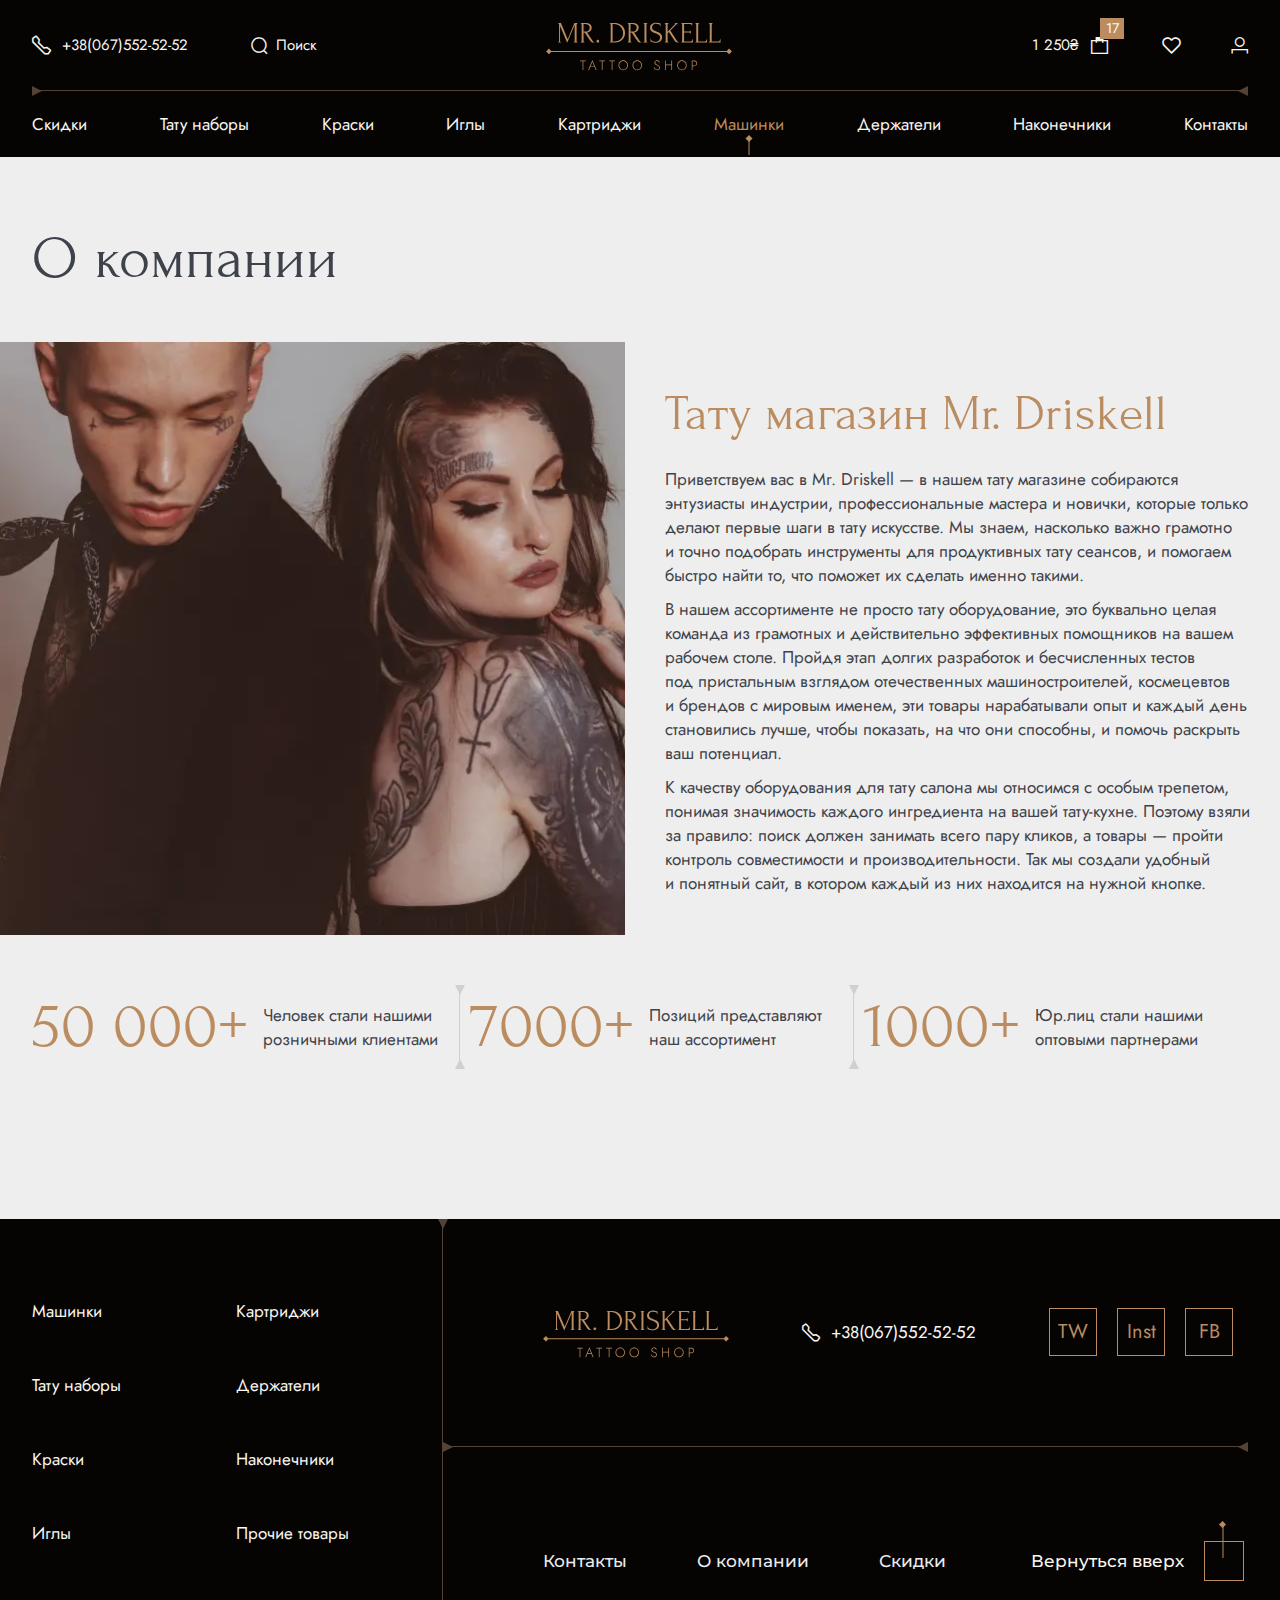
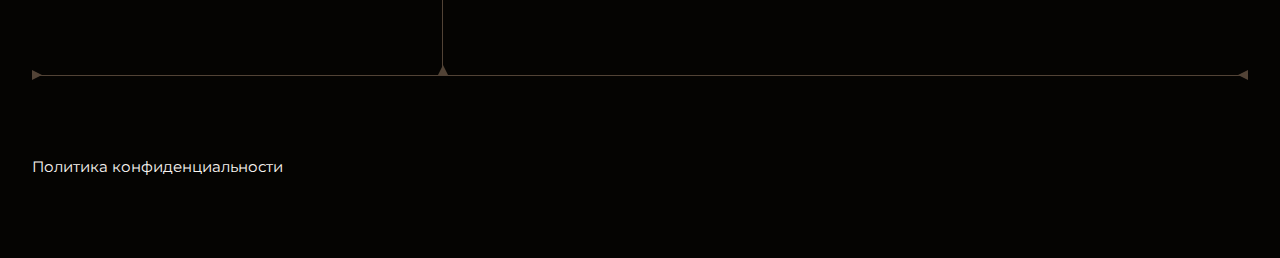
<file: about.html>
<!DOCTYPE html>
<html lang="ru">
<head>
    <meta charset="UTF-8">
    <meta http-equiv="X-UA-Compatible" content="IE=edge">
    <meta name="viewport" content="width=device-width, initial-scale=1.0">
    <link rel="stylesheet" href="css/style.min.css?_v=20220506150256">
    <title>About</title>
</head>

<body>
    <div class="wrapper">
        <header class="header">
    <div class="header__container">
        <div class="header__top top-header">
            <a class="top-header__phone _icon-phone" data-da=".header__top,479.98,3"
                href="tel:+380675525252"><span>+38(067)552-52-52</span></a>
            <form class="top-header__search search" action="#">
                <button class="search__btn _icon-search" type="submit"></button>
                <input class="search__input" autocomplete="off" type="text" name="form[]" placeholder="Поиск">
            </form>
            <a class="top-header__logo-ibg top-header__logo-ibg_contain logo" href="index.html">
                <img class="logo__img" src="img/logo.svg" alt="Логотип">
            </a>
            <a class="top-header__cart cart-header _icon-cart" href="cart.html">
                <div class="cart-header__price uah">1 250</div>
                <div class="cart-header__items">17</div>
            </a>
            <a class="top-header__favorite _icon-favorite" href="#"></a>
            <a class="top-header__user _icon-user popup-link" href="#popup-user"></a>
            <button type="button" class="icon-menu">
                <span></span>
            </button>
        </div>
        <nav class="header__menu menu-header menu">
            <ul class="menu-header__list">
                <li class="menu-header__item"><a class="menu-header__link" href="#">Скидки</a></li>
                <li class="menu-header__item"><a class="menu-header__link" href="#">Тату наборы</a></li>
                <li class="menu-header__item"><a class="menu-header__link" href="#">Краски</a></li>
                <li class="menu-header__item"><a class="menu-header__link" href="#">Иглы</a></li>
                <li class="menu-header__item"><a class="menu-header__link" href="#">Картриджи</a></li>
                <li class="menu-header__item"><a class="menu-header__link _active" href="#">Машинки</a></li>
                <li class="menu-header__item"><a class="menu-header__link" href="#">Держатели</a></li>
                <li class="menu-header__item"><a class="menu-header__link" href="#">Наконечники</a></li>
                <li class="menu-header__item"><a class="menu-header__link" href="contact.html">Контакты</a></li>
            </ul>
        </nav>
    </div>
</header>
        <main class="page page_inner">
            <section class="about">
                <div class="about__container">
                    <h1 class="about__title title">О компании</h1>
                </div>
                <div class="about__box box-about">
                    <div class="box-about__images-ibg">
                        <picture><source srcset="img/about/bg.webp" type="image/webp"><img class="box-about__img" src="img/about/bg.jpg" alt="Картинка"></picture>
                    </div>
                    <div class="box-about__body body-about">
                        <h2 class="body-about__title">Тату магазин Mr. Driskell</h2>
                        <div class="body-about__text">
                            <p>
                                Приветствуем вас в Mr. Driskell — в нашем тату магазине собираются энтузиасты индустрии,
                                профессиональные мастера и новички, которые только делают первые шаги в тату искусстве.
                                Мы знаем, насколько важно грамотно и точно подобрать инструменты для продуктивных тату
                                сеансов, и помогаем быстро найти то, что поможет их сделать именно такими.
                            </p>
                            <p>
                                В нашем ассортименте не просто тату оборудование, это буквально целая команда
                                из грамотных и действительно эффективных помощников на вашем рабочем столе. Пройдя этап
                                долгих разработок и бесчисленных тестов под пристальным взглядом отечественных
                                машиностроителей, космецевтов и брендов с мировым именем, эти товары нарабатывали опыт
                                и каждый день становились лучше, чтобы показать, на что они способны, и помочь раскрыть
                                ваш потенциал.
                            </p>
                            <p>
                                К качеству оборудования для тату салона мы относимся с особым трепетом, понимая
                                значимость каждого ингредиента на вашей тату-кухне. Поэтому взяли за правило: поиск
                                должен занимать всего пару кликов, а товары — пройти контроль совместимости
                                и производительности. Так мы создали удобный и понятный сайт, в котором каждый
                                из них находится на нужной кнопке.
                            </p>
                        </div>
                    </div>
                </div>
                <div class="about__info info-about">
                    <div class="info-about__container">
                        <div class="info-about__body body-info">
                            <div class="body-info__item item-info">
                                <div class="item-info__digital">50 000+</div>
                                <div class="item-info__text">Человек стали нашими розничными клиентами</div>
                            </div>
                            <div class="body-info__item item-info">
                                <div class="item-info__digital">7000+</div>
                                <div class="item-info__text">Позиций представляют наш ассортимент</div>
                            </div>
                            <div class="body-info__item item-info">
                                <div class="item-info__digital">1000+</div>
                                <div class="item-info__text">Юр.лиц стали нашими оптовыми партнерами</div>
                            </div>
                        </div>
                    </div>
                </div>
            </section>
        </main>
        <footer class="footer">
    <div class="footer__container">
        <div class="footer__body">
            <nav class="footer__menu footer-menu">
                <ul class="footer-menu__list">
                    <li class="footer-menu__item"><a class="footer-menu__link" href="#">Машинки</a></li>
                    <li class="footer-menu__item"><a class="footer-menu__link" href="#">Тату наборы</a></li>
                    <li class="footer-menu__item"><a class="footer-menu__link" href="#">Краски</a></li>
                    <li class="footer-menu__item"><a class="footer-menu__link" href="#">Иглы</a></li>
                </ul>
                <ul class="footer-menu__list">
                    <li class="footer-menu__item"><a class="footer-menu__link" href="#">Картриджи</a></li>
                    <li class="footer-menu__item"><a class="footer-menu__link" href="#">Держатели</a></li>
                    <li class="footer-menu__item"><a class="footer-menu__link" href="#">Наконечники</a></li>
                    <li class="footer-menu__item"><a class="footer-menu__link" href="#">Прочие товары</a></li>
                </ul>
            </nav>
            <div class="footer__top top-footer">
                <a class="top-footer__logo-ibg top-footer__logo-ibg_contain logo" href="index.html">
                    <img class="logo__img" src="img/logo.svg" alt="Логотип">
                </a>
                <a class="top-footer__phone _icon-phone" href="tel:+380675525252"><span>+38(067)552-52-52</span></a>
                <div class="footer__social social-footer">
                    <a class="social-footer__item" href="#">TW</a>
                    <a class="social-footer__item" href="#">Inst</a>
                    <a class="social-footer__item" href="#">FB</a>
                </div>
            </div>
            <div class="footer__bottom bottom-footer">
                <ul class="bottom-footer__list">
                    <li class="bottom-footer__item"><a class="bottom-footer__link" href="contact.html">Контакты</a></li>
                    <li class="bottom-footer__item"><a class="bottom-footer__link" href="about.html">О компании</a></li>
                    <li class="bottom-footer__item"><a class="bottom-footer__link" href="#">Скидки</a></li>
                </ul>
                <a class="bottom-footer__btn-up btn-up" href="#">
                    <div class="btn-up__text">Вернуться вверх</div>
                    <div class="btn-up__button"></div>
                </a>
            </div>
        </div>
        <div class="footer__privacy-policy privacy-policy">
            <a class="privacy-policy__link" href="#">Политика конфиденциальности</a>
        </div>
    </div>
</footer>
    </div>

    <div class="popup-user popup" id="popup-user">
    <div class="popup-user__wrapper wrapper">
        <div class="popup-user__body">
            <div class="popup-user__content popup__content">
                <button class="popup-user__btn-close close-popup"></button>
                <div class="popup-user__title">Зарегистрируйтесь или войдите</div>
                <form class="popup-user__form form-user">
                    <div class="form-user__item">
                        <label for="formPhone" class="form-user__label">Номер телефона</label>
                        <input id="formPhone" type="tel" name="name" class="form-user__input"
                            placeholder="Введите номер">
                    </div>
                </form>
                <button class="popup-user__button button" type="button">Получить код в SMS</button>
                <div class="popup-user__social-title">Или войдите с помощью соц. сетей</div>
                <div class="popup-user__social-links social-popup">
                    <a class="social-popup__item" href="#">TW</a>
                    <a class="social-popup__item" href="#">Inst</a>
                    <a class="social-popup__item" href="#">FB</a>
                </div>
            </div>
        </div>
    </div>
</div>

<div class="popup-total popup" id="popup-total">
    <div class="popup-total__wrapper wrapper">
        <div class="popup-total__body">
            <div class="popup-total__content popup__content">
                <button class="popup-total__btn-close close-popup"></button>
                <div class="popup-total__title">Спасибо за заказ!</div>
                <div class="popup-total__text">
                    В ближайшее время с вами свяжется наш менеджер для уточнения деталей доставки
                </div>
                <a class="popup-total__button button" href="catalog.html">Вернуться к покупкам</a>
            </div>
        </div>
    </div>
</div>

<div class="popup-code popup" id="popup-code">
    <div class="popup-code__wrapper wrapper">
        <div class="popup-code__body">
            <div class="popup-code__content popup__content">
                <button class="popup-code__btn-close close-popup"></button>
                <div class="popup-code__title">Промокод неактивен</div>
                <div class="popup-code__text">
                    Проверьте правильность написания промокода или попробуйте другой
                </div>
                <a class="popup-code__button button" href="cart.html">Вернуться в корзину</a>
            </div>
        </div>
    </div>
</div>

<div class="popup-review__bg popup-two__bg">
    <div class="popup-review popup-two">
        <button class="popup-review__btn-close close-popup-two"></button>
        <div class="popup-review__wrapper">
            <div class="popup-review__title">Оставьте отзыв об этом товаре</div>

            <form class="popup-review__form form-popup-review">
                <textarea class="form-popup-review__area"></textarea>

                <div class="form-popup-review__box">

                    <div class="popup-review__rating rating rating_set">
                        <div class="rating__title">Как вы оцениваете этот товар?</div>
                        <div class="popup-review__body rating__body">
                            <div class="popup-review__active rating__active"></div>
                            <div class="popup-review__items rating__items">
                                <input class="popup-review__item rating__item" type="radio" value="1" name="rating">
                                <input class="popup-review__item rating__item" type="radio" value="2" name="rating">
                                <input class="popup-review__item rating__item" type="radio" value="3" name="rating">
                                <input class="popup-review__item rating__item" type="radio" value="4" name="rating">
                                <input class="popup-review__item rating__item" type="radio" value="5" name="rating">
                            </div>
                        </div>
                        <div class="popup-review__value rating__value">0</div>
                    </div>
                    <button class="form-popup-review__btn border" type="submit">Оставить отзыв</button>
                </div>
            </form>
        </div>
    </div>
</div>

    <script src="js/app.min.js?_v=20220506150256"></script>
</body>

</html>
</file>
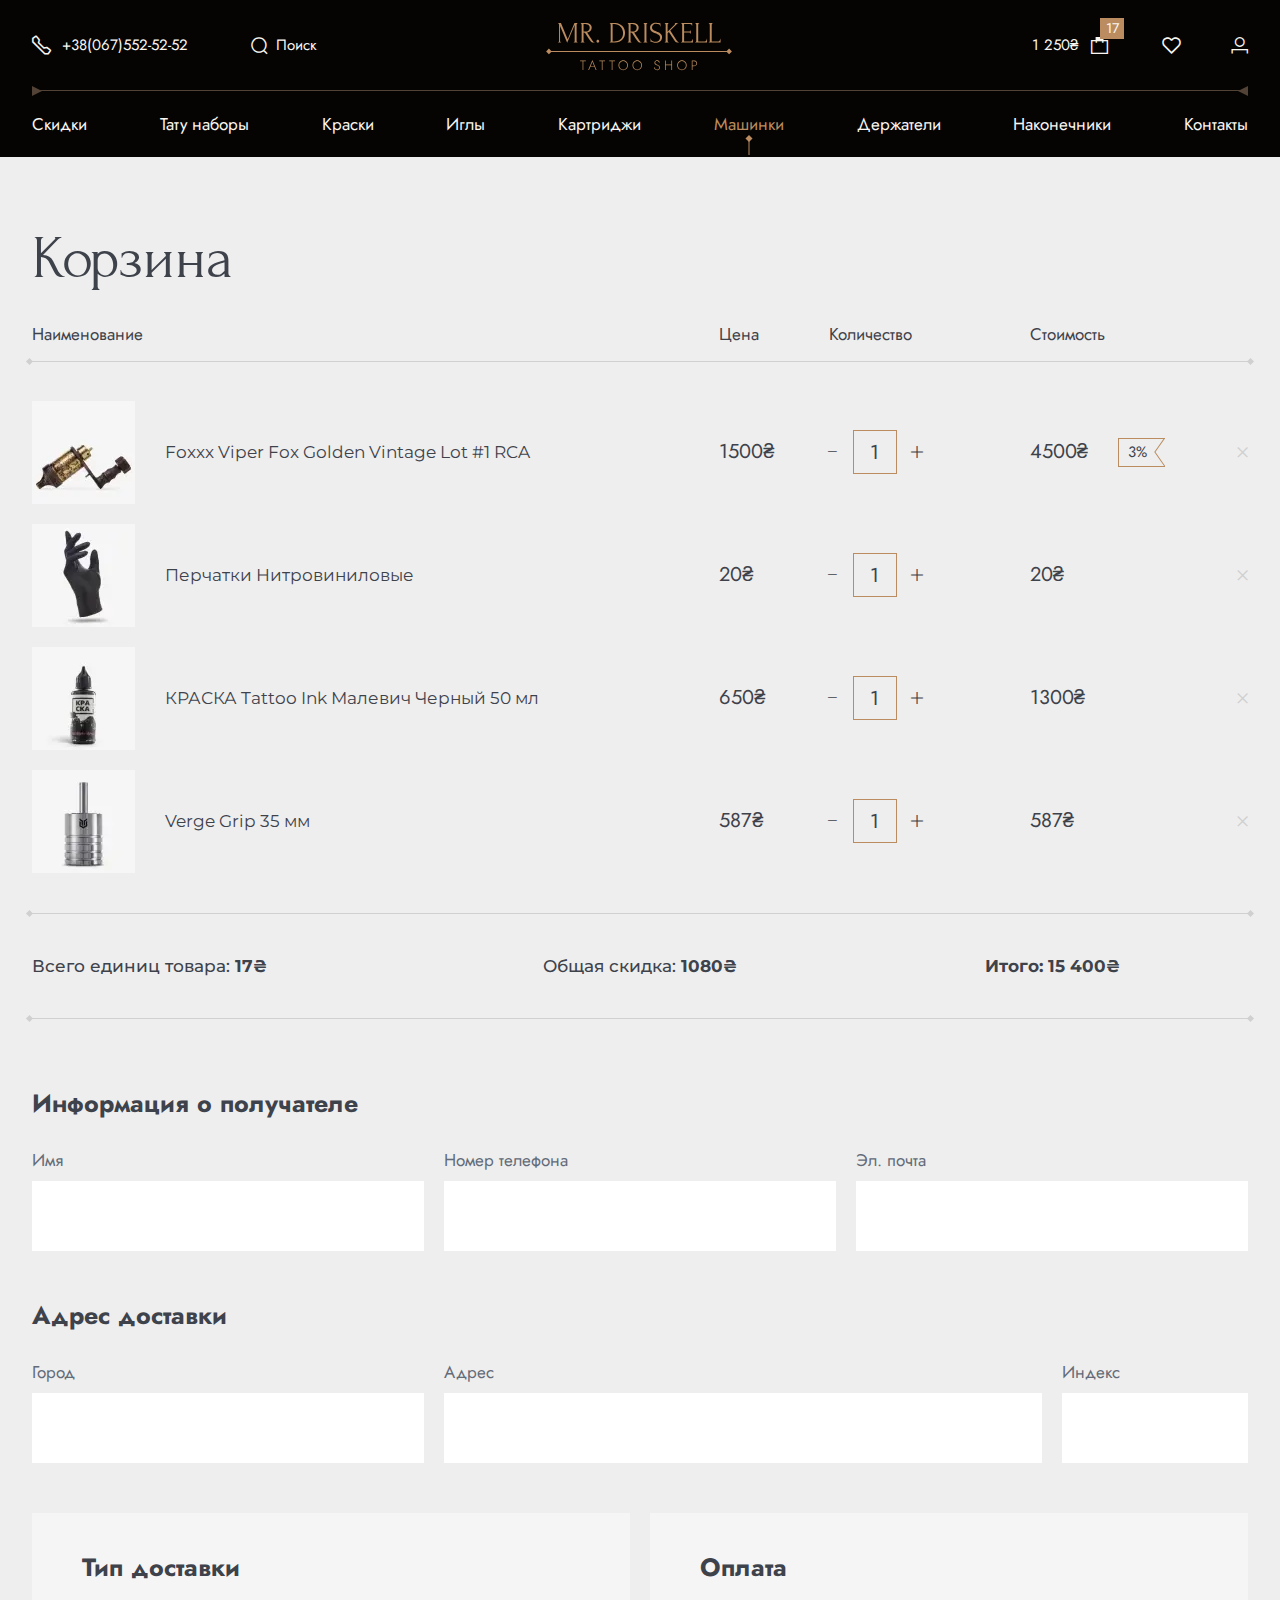
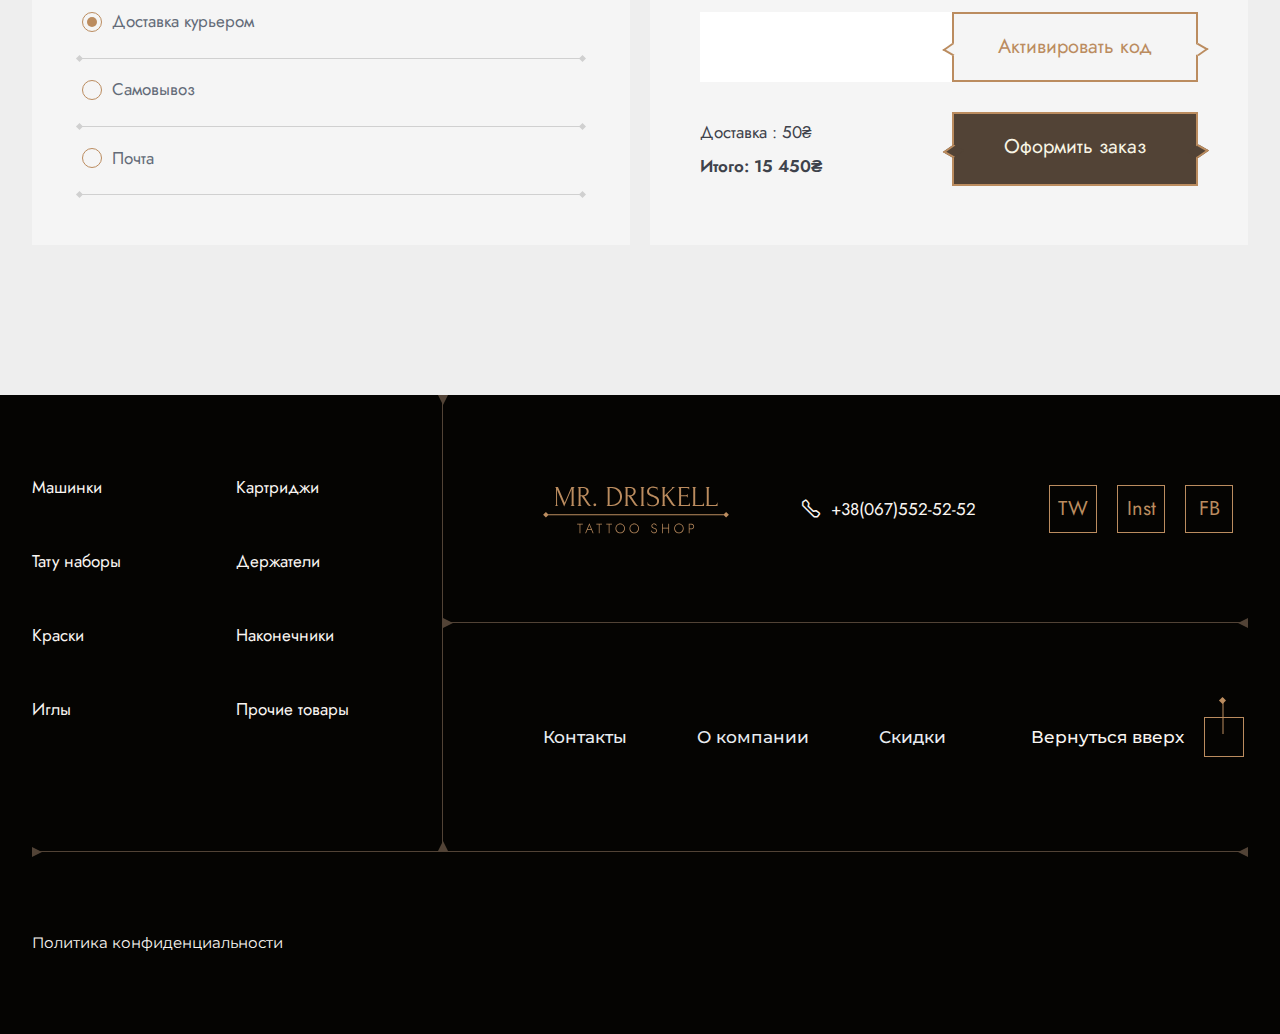
<file: cart.html>
<!DOCTYPE html>
<html lang="ru">
<head>
    <meta charset="UTF-8">
    <meta http-equiv="X-UA-Compatible" content="IE=edge">
    <meta name="viewport" content="width=device-width, initial-scale=1.0">
    <link rel="stylesheet" href="css/style.min.css?_v=20220506150256">
    <title>Cart</title>
</head>

<body>
    <div class="wrapper">
        <header class="header">
    <div class="header__container">
        <div class="header__top top-header">
            <a class="top-header__phone _icon-phone" data-da=".header__top,479.98,3"
                href="tel:+380675525252"><span>+38(067)552-52-52</span></a>
            <form class="top-header__search search" action="#">
                <button class="search__btn _icon-search" type="submit"></button>
                <input class="search__input" autocomplete="off" type="text" name="form[]" placeholder="Поиск">
            </form>
            <a class="top-header__logo-ibg top-header__logo-ibg_contain logo" href="index.html">
                <img class="logo__img" src="img/logo.svg" alt="Логотип">
            </a>
            <a class="top-header__cart cart-header _icon-cart" href="cart.html">
                <div class="cart-header__price uah">1 250</div>
                <div class="cart-header__items">17</div>
            </a>
            <a class="top-header__favorite _icon-favorite" href="#"></a>
            <a class="top-header__user _icon-user popup-link" href="#popup-user"></a>
            <button type="button" class="icon-menu">
                <span></span>
            </button>
        </div>
        <nav class="header__menu menu-header menu">
            <ul class="menu-header__list">
                <li class="menu-header__item"><a class="menu-header__link" href="#">Скидки</a></li>
                <li class="menu-header__item"><a class="menu-header__link" href="#">Тату наборы</a></li>
                <li class="menu-header__item"><a class="menu-header__link" href="#">Краски</a></li>
                <li class="menu-header__item"><a class="menu-header__link" href="#">Иглы</a></li>
                <li class="menu-header__item"><a class="menu-header__link" href="#">Картриджи</a></li>
                <li class="menu-header__item"><a class="menu-header__link _active" href="#">Машинки</a></li>
                <li class="menu-header__item"><a class="menu-header__link" href="#">Держатели</a></li>
                <li class="menu-header__item"><a class="menu-header__link" href="#">Наконечники</a></li>
                <li class="menu-header__item"><a class="menu-header__link" href="contact.html">Контакты</a></li>
            </ul>
        </nav>
    </div>
</header>
        <main class="page page_inner">

            <section class="cart-page">
                <div class="cart-page__container">
                    <h1 class="cart-page__title title">Корзина</h1>
                    <div class="cart-page__inner">
                        <table class="cart-page__table table-cart">
                            <thead class="table-cart__primary primary-table">
                                <tr class="primary-table__text">
                                    <th>Наименование</th>
                                    <th>Цена</th>
                                    <th>Количество</th>
                                    <th>Стоимость</th>
                                </tr>
                            </thead>
                            <tbody class="table-cart__body body-table">
                                <tr class="body-table__content content-table">
                                    <td class="content-table__name name-table">
                                        <div class="name-table__inner">
                                            <a class="name-table__image" href="#">
                                                <picture><source srcset="img/cart/01.webp" type="image/webp"><img class="name-table__img" src="img/cart/01.jpg" alt="Картинка"></picture>
                                            </a>
                                            <a class="name-table__text" href="#">
                                                <h3>Foxxx Viper Fox Golden Vintage Lot #1 RCA</h3>
                                            </a>
                                        </div>
                                    </td>
                                    <td aria-label="Цена:" class="content-table__price uah">1500</td>
                                    <td class="content-table__quantity quantity-table">
                                        <div class="quantity-table__body quantity">
                                            <button class="quantity__button quantity__button_minus _icon-minus"
                                                type="button"></button>
                                            <div class="quantity__input">
                                                <input autocomplete="off" type="text" name="form[]" value="1">
                                            </div>
                                            <button class="quantity__button quantity__button_plus _icon-plus"
                                                type="button"></button>
                                        </div>
                                    </td>
                                    <td class="content-table__total total-table">
                                        <div class="total-table__inner">
                                            <div aria-label="Стоимость:" class="total-table__price uah">4500</div>
                                            <div class="total-table__sale body-product__sale">3%</div>
                                            <a class="total-table__del _icon-del" href="#"></a>
                                        </div>
                                    </td>
                                </tr>
                                <tr class="body-table__content content-table">
                                    <td class="content-table__name name-table">
                                        <div class="name-table__inner">
                                            <a class="name-table__image" href="#">
                                                <picture><source srcset="img/cart/02.webp" type="image/webp"><img class="name-table__img" src="img/cart/02.jpg" alt="Картинка"></picture>
                                            </a>
                                            <a class="name-table__text" href="#">
                                                <h3>Перчатки Нитровиниловые</h3>
                                            </a>
                                        </div>
                                    </td>
                                    <td aria-label="Цена:" class="content-table__price uah">20</td>
                                    <td class="content-table__quantity quantity-table">
                                        <div class="quantity-table__body quantity">
                                            <button class="quantity__button quantity__button_minus _icon-minus"
                                                type="button"></button>
                                            <div class="quantity__input">
                                                <input autocomplete="off" type="text" name="form[]" value="1">
                                            </div>
                                            <button class="quantity__button quantity__button_plus _icon-plus"
                                                type="button"></button>
                                        </div>
                                    </td>
                                    <td class="content-table__total total-table">
                                        <div class="total-table__inner">
                                            <div aria-label="Стоимость:" class="total-table__price uah">20</div>
                                            <a class="total-table__del _icon-del" href="#"></a>
                                        </div>
                                    </td>
                                </tr>
                                <tr class="body-table__content content-table">
                                    <td class="content-table__name name-table">
                                        <div class="name-table__inner">
                                            <a class="name-table__image" href="#">
                                                <picture><source srcset="img/cart/03.webp" type="image/webp"><img class="name-table__img" src="img/cart/03.jpg" alt="Картинка"></picture>
                                            </a>
                                            <a class="name-table__text" href="#">
                                                <h3>КРАСКА Tattoo Ink Малевич Черный 50 мл</h3>
                                            </a>
                                        </div>
                                    </td>
                                    <td aria-label="Цена:" class="content-table__price uah">650</td>
                                    <td class="content-table__quantity quantity-table">
                                        <div class="quantity-table__body quantity">
                                            <button class="quantity__button quantity__button_minus _icon-minus"
                                                type="button"></button>
                                            <div class="quantity__input">
                                                <input autocomplete="off" type="text" name="form[]" value="1">
                                            </div>
                                            <button class="quantity__button quantity__button_plus _icon-plus"
                                                type="button"></button>
                                        </div>
                                    </td>
                                    <td class="content-table__total total-table">
                                        <div class="total-table__inner">
                                            <div aria-label="Стоимость:" class="total-table__price uah">1300</div>
                                            <a class="total-table__del _icon-del" href="#"></a>
                                        </div>
                                    </td>
                                </tr>
                                <tr class="body-table__content content-table">
                                    <td class="content-table__name name-table">
                                        <div class="name-table__inner">
                                            <a class="name-table__image" href="#">
                                                <picture><source srcset="img/cart/04.webp" type="image/webp"><img class="name-table__img" src="img/cart/04.jpg" alt="Картинка"></picture>
                                            </a>
                                            <a class="name-table__text" href="#">
                                                <h3>Verge Grip 35 мм</h3>
                                            </a>
                                        </div>
                                    </td>
                                    <td aria-label="Цена:" class="content-table__price uah">587</td>
                                    <td class="content-table__quantity quantity-table">
                                        <div class="quantity-table__body quantity">
                                            <button class="quantity__button quantity__button_minus _icon-minus"
                                                type="button"></button>
                                            <div class="quantity__input">
                                                <input autocomplete="off" type="text" name="form[]" value="1">
                                            </div>
                                            <button class="quantity__button quantity__button_plus _icon-plus"
                                                type="button"></button>
                                        </div>
                                    </td>
                                    <td class="content-table__total total-table">
                                        <div class="total-table__inner">
                                            <div aria-label="Стоимость:" class="total-table__price uah">587</div>
                                            <a class="total-table__del _icon-del" href="#"></a>
                                        </div>
                                    </td>
                                </tr>
                            </tbody>
                        </table>
                    </div>
                    <div class="table-cart__sum sum-table">
                        <div class="sum-table__body">
                            <div class="sum-table__items items-sum">
                                <div class="items-sum__label">Всего единиц товара:</div>
                                <div class="items-sum__text uah">17</div>
                            </div>
                            <div class="sum-table__sale sale-sum">
                                <div class="sale-sum__label">Общая скидка:</div>
                                <div class="sale-sum__text uah">1080</div>
                            </div>
                            <div class="sum-table__total total-sum">
                                <div class="total-sum__label">Итого:</div>
                                <div class="total-sum__text uah">15 400</div>
                            </div>
                        </div>
                    </div>
                </div>
            </section>
            <section class="cart-page__delivery delivery">
                <div class="delivery__container">
                    <div class="delivery__form form">
                        <form class="form__body">
                            <h3 class="form__title title_delivery">Информация о получателе</h3>
                            <div class="form__items">
                                <div class="form__item">
                                    <label for="formName" class="form__label">Имя</label>
                                    <input id="formName" type="text" name="name" class="form__input">
                                </div>
                                <div class="form__item">
                                    <label for="formPhone" class="form__label">Номер телефона</label>
                                    <input id="formPhone" type="tel" name="phone" class="form__input">
                                </div>
                                <div class="form__item">
                                    <label for="formEmail" class="form__label">Эл. почта</label>
                                    <input id="formEmail" type="email" name="email" class="form__input">
                                </div>
                            </div>
                            <h3 class="form__title title_delivery">Адрес доставки</h3>
                            <div class="form__items">
                                <div class="form__item">
                                    <label for="formCity" class="form__label">Город</label>
                                    <input id="formCity" type="text" name="city" class="form__input">
                                </div>
                                <div class="form__item form__item_address">
                                    <label for="formAddress" class="form__label">Адрес</label>
                                    <input id="formAddress" type="text" name="address" class="form__input">
                                </div>
                                <div class="form__item form__item_postcode">
                                    <label for="formPostcode" class="form__label">Индекс</label>
                                    <input id="formPostcode" type="text" name="postcode" class="form__input">
                                </div>
                            </div>
                            <div class="form__inner">
                                <div class="form__item form__item_type">
                                    <h3 class="form__title title_delivery">Тип доставки</h3>
                                    <div class="options">
                                        <div class="options__item radio">
                                            <input id="formCourier" checked type="radio" value="courier" name="type"
                                                class="options__input radio__input">
                                            <label for="formCourier" class="options__label radio__label"><span
                                                    class="options__text radio__text">Доставка
                                                    курьером</span></label>
                                        </div>
                                        <div class="options__item radio">
                                            <input id="formPickup" type="radio" value="pickup" name="type"
                                                class="options__input radio__input">
                                            <label for="formPickup" class="options__label radio__label"><span
                                                    class="options__text radio__text">Самовывоз</span></label>
                                        </div>
                                        <div class="options__item radio">
                                            <input id="formPostOffice" type="radio" value="post" name="type"
                                                class="options__input radio__input">
                                            <label for="formPostOffice" class="options__label radio__label"><span
                                                    class="options__text radio__text">Почта</span></label>
                                        </div>
                                    </div>
                                </div>
                                <div class="form__payment">
                                    <h3 class="form__title title_delivery">Оплата</h3>
                                    <div class="form__item form__item_payment">
                                        <input type="text" name="code" class="form__input form__input_code">
                                        <a class="form__btn-link popup-link" href="#popup-code">
                                            <button class="form__btn-code border" type="button">Активировать код</button>
                                        </a>
                                    </div>
                                    <div class="form__total total-form">
                                        <div class="total-form__info info-form">
                                            <div class="info-form__deliv deliv-info">
                                                <div class="deliv-info__label">Доставка :</div>
                                                <div class="deliv-info__text uah">50</div>
                                            </div>
                                            <div class="info-form__total total-info">
                                                <div class="total-info__label">Итого:</div>
                                                <div class="total-info__text uah">15 450</div>
                                            </div>
                                        </div>
                                        <a class="form__btn-link popup-link" href="#popup-total">
                                            <button class="form__btn-total button" type="submit">Оформить заказ</button>
                                        </a>
                                    </div>
                                </div>
                            </div>
                        </form>
                    </div>
                </div>
            </section>

        </main>
        <footer class="footer">
    <div class="footer__container">
        <div class="footer__body">
            <nav class="footer__menu footer-menu">
                <ul class="footer-menu__list">
                    <li class="footer-menu__item"><a class="footer-menu__link" href="#">Машинки</a></li>
                    <li class="footer-menu__item"><a class="footer-menu__link" href="#">Тату наборы</a></li>
                    <li class="footer-menu__item"><a class="footer-menu__link" href="#">Краски</a></li>
                    <li class="footer-menu__item"><a class="footer-menu__link" href="#">Иглы</a></li>
                </ul>
                <ul class="footer-menu__list">
                    <li class="footer-menu__item"><a class="footer-menu__link" href="#">Картриджи</a></li>
                    <li class="footer-menu__item"><a class="footer-menu__link" href="#">Держатели</a></li>
                    <li class="footer-menu__item"><a class="footer-menu__link" href="#">Наконечники</a></li>
                    <li class="footer-menu__item"><a class="footer-menu__link" href="#">Прочие товары</a></li>
                </ul>
            </nav>
            <div class="footer__top top-footer">
                <a class="top-footer__logo-ibg top-footer__logo-ibg_contain logo" href="index.html">
                    <img class="logo__img" src="img/logo.svg" alt="Логотип">
                </a>
                <a class="top-footer__phone _icon-phone" href="tel:+380675525252"><span>+38(067)552-52-52</span></a>
                <div class="footer__social social-footer">
                    <a class="social-footer__item" href="#">TW</a>
                    <a class="social-footer__item" href="#">Inst</a>
                    <a class="social-footer__item" href="#">FB</a>
                </div>
            </div>
            <div class="footer__bottom bottom-footer">
                <ul class="bottom-footer__list">
                    <li class="bottom-footer__item"><a class="bottom-footer__link" href="contact.html">Контакты</a></li>
                    <li class="bottom-footer__item"><a class="bottom-footer__link" href="about.html">О компании</a></li>
                    <li class="bottom-footer__item"><a class="bottom-footer__link" href="#">Скидки</a></li>
                </ul>
                <a class="bottom-footer__btn-up btn-up" href="#">
                    <div class="btn-up__text">Вернуться вверх</div>
                    <div class="btn-up__button"></div>
                </a>
            </div>
        </div>
        <div class="footer__privacy-policy privacy-policy">
            <a class="privacy-policy__link" href="#">Политика конфиденциальности</a>
        </div>
    </div>
</footer>
    </div>

    <div class="popup-user popup" id="popup-user">
    <div class="popup-user__wrapper wrapper">
        <div class="popup-user__body">
            <div class="popup-user__content popup__content">
                <button class="popup-user__btn-close close-popup"></button>
                <div class="popup-user__title">Зарегистрируйтесь или войдите</div>
                <form class="popup-user__form form-user">
                    <div class="form-user__item">
                        <label for="formPhone" class="form-user__label">Номер телефона</label>
                        <input id="formPhone" type="tel" name="name" class="form-user__input"
                            placeholder="Введите номер">
                    </div>
                </form>
                <button class="popup-user__button button" type="button">Получить код в SMS</button>
                <div class="popup-user__social-title">Или войдите с помощью соц. сетей</div>
                <div class="popup-user__social-links social-popup">
                    <a class="social-popup__item" href="#">TW</a>
                    <a class="social-popup__item" href="#">Inst</a>
                    <a class="social-popup__item" href="#">FB</a>
                </div>
            </div>
        </div>
    </div>
</div>

<div class="popup-total popup" id="popup-total">
    <div class="popup-total__wrapper wrapper">
        <div class="popup-total__body">
            <div class="popup-total__content popup__content">
                <button class="popup-total__btn-close close-popup"></button>
                <div class="popup-total__title">Спасибо за заказ!</div>
                <div class="popup-total__text">
                    В ближайшее время с вами свяжется наш менеджер для уточнения деталей доставки
                </div>
                <a class="popup-total__button button" href="catalog.html">Вернуться к покупкам</a>
            </div>
        </div>
    </div>
</div>

<div class="popup-code popup" id="popup-code">
    <div class="popup-code__wrapper wrapper">
        <div class="popup-code__body">
            <div class="popup-code__content popup__content">
                <button class="popup-code__btn-close close-popup"></button>
                <div class="popup-code__title">Промокод неактивен</div>
                <div class="popup-code__text">
                    Проверьте правильность написания промокода или попробуйте другой
                </div>
                <a class="popup-code__button button" href="cart.html">Вернуться в корзину</a>
            </div>
        </div>
    </div>
</div>

<div class="popup-review__bg popup-two__bg">
    <div class="popup-review popup-two">
        <button class="popup-review__btn-close close-popup-two"></button>
        <div class="popup-review__wrapper">
            <div class="popup-review__title">Оставьте отзыв об этом товаре</div>

            <form class="popup-review__form form-popup-review">
                <textarea class="form-popup-review__area"></textarea>

                <div class="form-popup-review__box">

                    <div class="popup-review__rating rating rating_set">
                        <div class="rating__title">Как вы оцениваете этот товар?</div>
                        <div class="popup-review__body rating__body">
                            <div class="popup-review__active rating__active"></div>
                            <div class="popup-review__items rating__items">
                                <input class="popup-review__item rating__item" type="radio" value="1" name="rating">
                                <input class="popup-review__item rating__item" type="radio" value="2" name="rating">
                                <input class="popup-review__item rating__item" type="radio" value="3" name="rating">
                                <input class="popup-review__item rating__item" type="radio" value="4" name="rating">
                                <input class="popup-review__item rating__item" type="radio" value="5" name="rating">
                            </div>
                        </div>
                        <div class="popup-review__value rating__value">0</div>
                    </div>
                    <button class="form-popup-review__btn border" type="submit">Оставить отзыв</button>
                </div>
            </form>
        </div>
    </div>
</div>

    <script src="js/app.min.js?_v=20220506150256"></script>
</body>

</html>
</file>
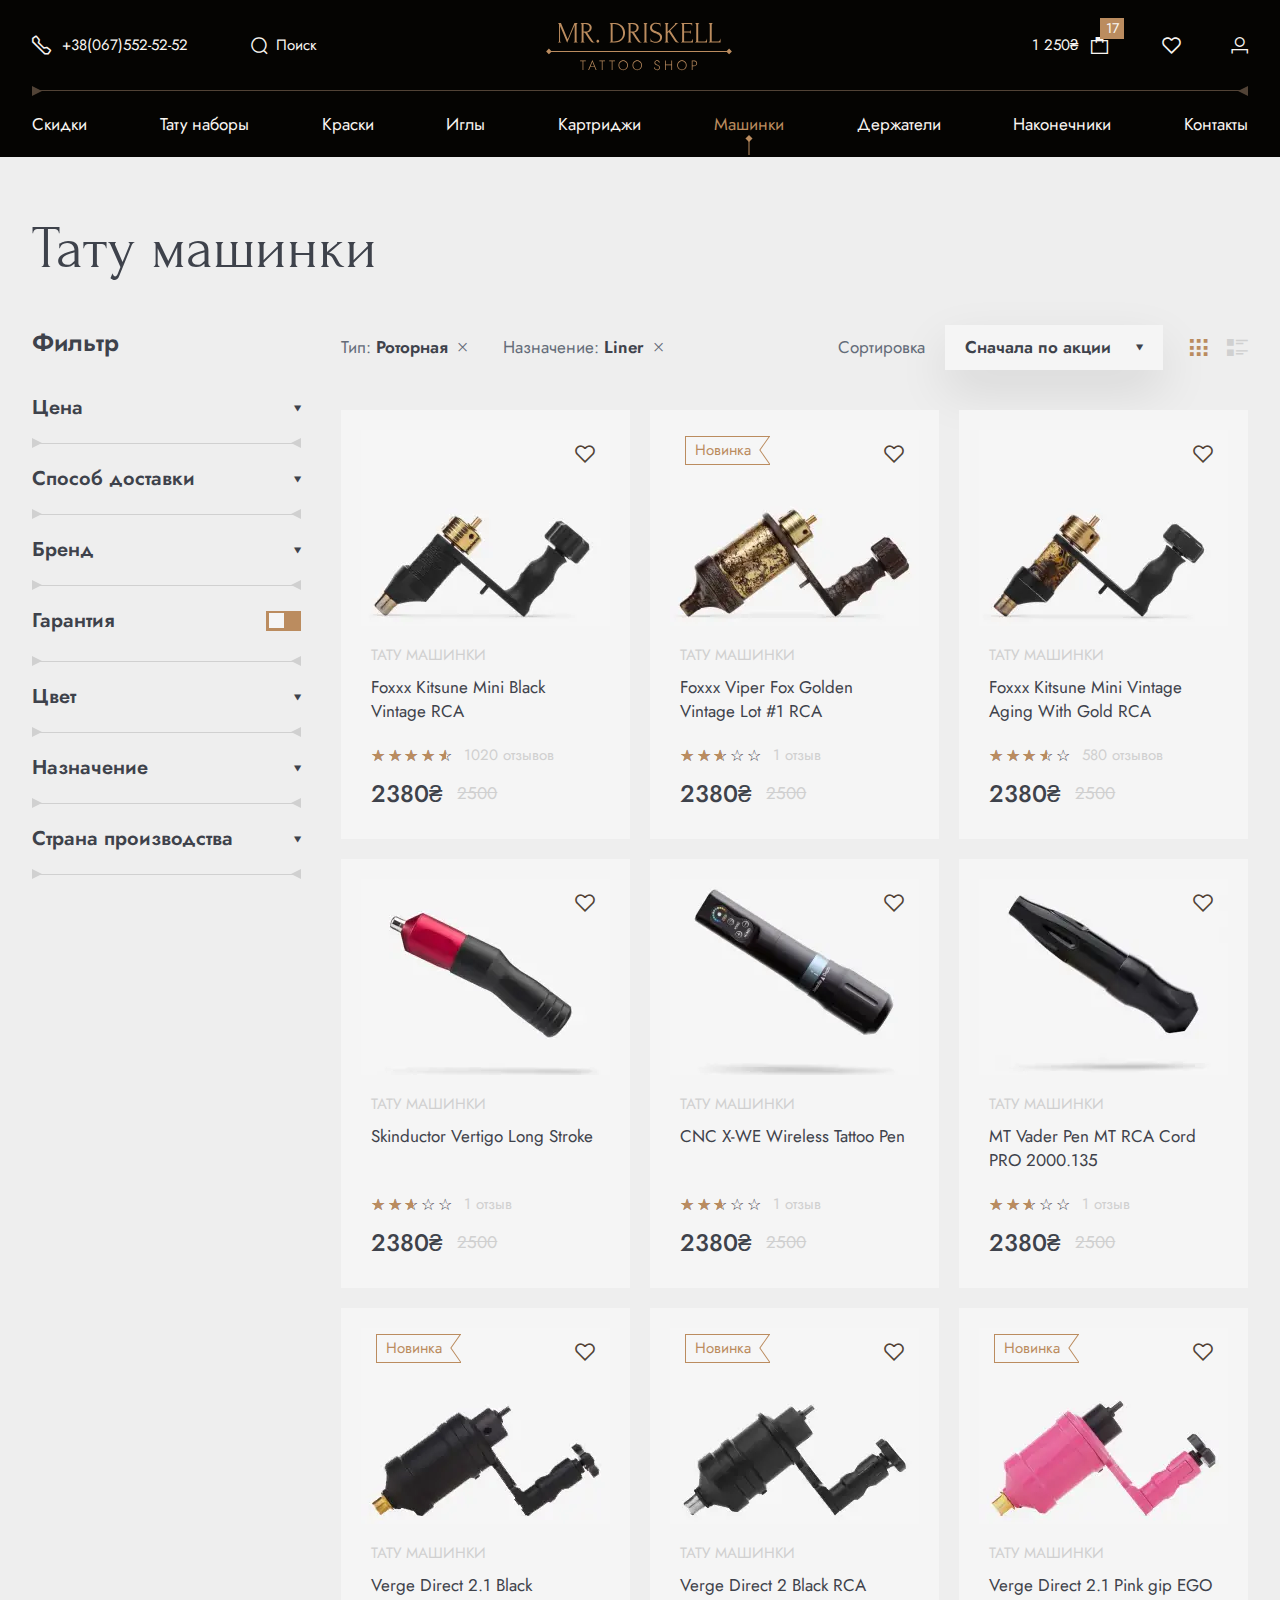
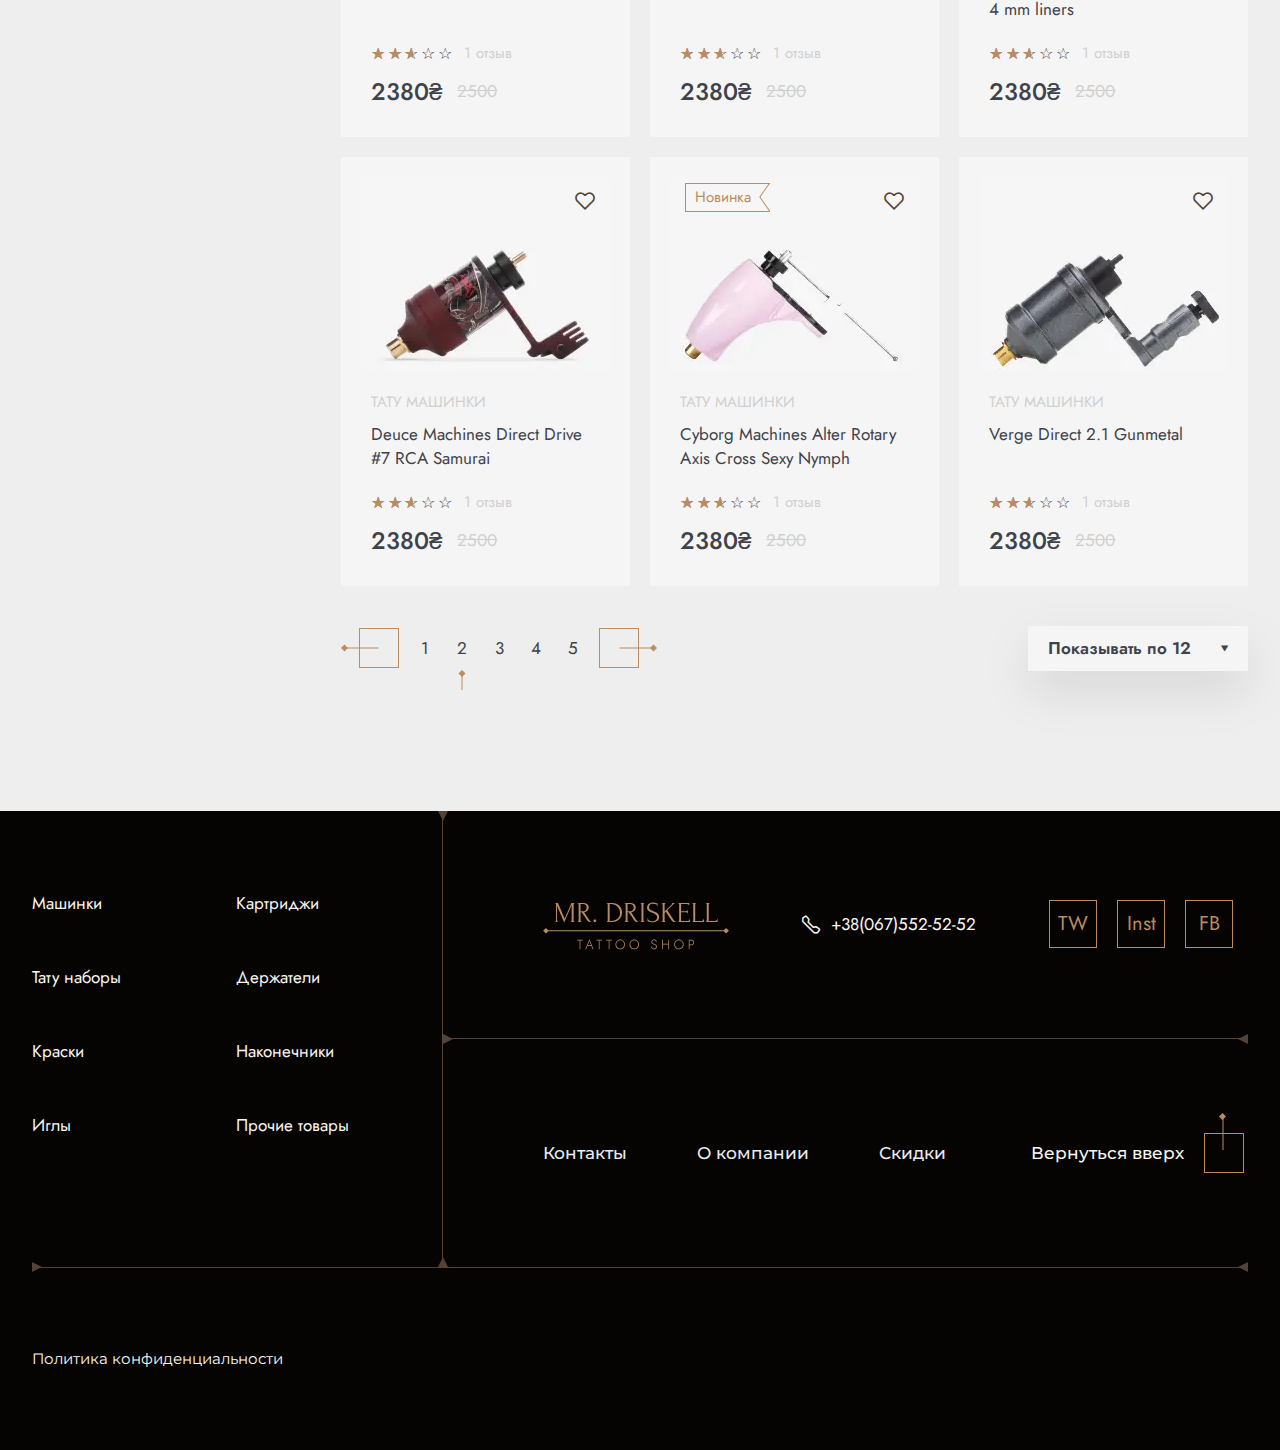
<file: catalog.html>
<!DOCTYPE html>
<html lang="ru">
<head>
    <meta charset="UTF-8">
    <meta http-equiv="X-UA-Compatible" content="IE=edge">
    <meta name="viewport" content="width=device-width, initial-scale=1.0">
    <link rel="stylesheet" href="css/style.min.css?_v=20220506150256">
    <title>Catalog</title>
</head>

<body>
    <div class="wrapper">
        <header class="header">
    <div class="header__container">
        <div class="header__top top-header">
            <a class="top-header__phone _icon-phone" data-da=".header__top,479.98,3"
                href="tel:+380675525252"><span>+38(067)552-52-52</span></a>
            <form class="top-header__search search" action="#">
                <button class="search__btn _icon-search" type="submit"></button>
                <input class="search__input" autocomplete="off" type="text" name="form[]" placeholder="Поиск">
            </form>
            <a class="top-header__logo-ibg top-header__logo-ibg_contain logo" href="index.html">
                <img class="logo__img" src="img/logo.svg" alt="Логотип">
            </a>
            <a class="top-header__cart cart-header _icon-cart" href="cart.html">
                <div class="cart-header__price uah">1 250</div>
                <div class="cart-header__items">17</div>
            </a>
            <a class="top-header__favorite _icon-favorite" href="#"></a>
            <a class="top-header__user _icon-user popup-link" href="#popup-user"></a>
            <button type="button" class="icon-menu">
                <span></span>
            </button>
        </div>
        <nav class="header__menu menu-header menu">
            <ul class="menu-header__list">
                <li class="menu-header__item"><a class="menu-header__link" href="#">Скидки</a></li>
                <li class="menu-header__item"><a class="menu-header__link" href="#">Тату наборы</a></li>
                <li class="menu-header__item"><a class="menu-header__link" href="#">Краски</a></li>
                <li class="menu-header__item"><a class="menu-header__link" href="#">Иглы</a></li>
                <li class="menu-header__item"><a class="menu-header__link" href="#">Картриджи</a></li>
                <li class="menu-header__item"><a class="menu-header__link _active" href="#">Машинки</a></li>
                <li class="menu-header__item"><a class="menu-header__link" href="#">Держатели</a></li>
                <li class="menu-header__item"><a class="menu-header__link" href="#">Наконечники</a></li>
                <li class="menu-header__item"><a class="menu-header__link" href="contact.html">Контакты</a></li>
            </ul>
        </nav>
    </div>
</header>
        <main class="page page_inner">
            <section class="catalog">
                <div class="catalog__container">
                    <h1 class="catalog__title title">Тату машинки</h1>
                    <div class="catalog__body">
                        <div class="catalog__filter filter-catalog">
                            <button class="filter-catalog__title _icon-arrow-spoller" type="button">Фильтр</button>
                            <div class="filter-catalog__items" data-spollers>
                                <div class="filter-catalog__price price-filter">
                                    <button class="price-filter__title _icon-arrow-spoller" type="button"
                                        data-spoller>Цена</button>
                                    <div class="price-filter__body">
                                        <div class="price-filter__slider"></div>
                                        <div class="price-filter__values values-price-filter">
                                            <div class="values-price-filter__input">
                                                <input class="input" id="price-start" autocomplete="off" type="text"
                                                    name="form[]">
                                            </div>
                                            <div class="values-price-filter__input">
                                                <input class="input" id="price-end" autocomplete="off" type="text"
                                                    name="form[]">
                                            </div>
                                        </div>
                                    </div>
                                </div>
                                <div class="filter-catalog__item item-filter-catalog">
                                    <button class="item-filter-catalog__title _icon-arrow-spoller" type="button"
                                        data-spoller>Способ доставки</button>
                                    <div class="item-filter-catalog__body">
                                        <div class="item-filter-catalog__radio radio">
                                            <input class="radio__input" id="r_1" type="radio" name="1">
                                            <label class="radio__label" for="r_1"><span class="radio__text">Доставка
                                                    курьером</span></label>
                                        </div>
                                        <div class="item-filter-catalog__radio radio">
                                            <input class="radio__input" id="r_2" type="radio" name="1">
                                            <label class="radio__label" for="r_2"><span
                                                    class="radio__text">Самовывоз</span></label>
                                        </div>
                                        <div class="item-filter-catalog__radio radio">
                                            <input class="radio__input" id="r_3" type="radio" name="1">
                                            <label class="radio__label" for="r_3"><span
                                                    class="radio__text">Любой</span></label>
                                        </div>
                                    </div>
                                </div>
                                <div class="filter-catalog__item item-filter-catalog">
                                    <button class="item-filter-catalog__title _icon-arrow-spoller" type="button"
                                        data-spoller>Бренд</button>
                                    <div class="item-filter-catalog__body">
                                        <div class="item-filter-catalog__checkbox checkbox">
                                            <input class="checkbox__input" id="c_1" type="checkbox" value="1">
                                            <label class="checkbox__label" for="c_1"><span
                                                    class="checkbox__text">Mustang
                                                    Tattoo</span></label>
                                        </div>
                                        <div class="item-filter-catalog__checkbox checkbox">
                                            <input class="checkbox__input" id="c_2" type="checkbox" value="1">
                                            <label class="checkbox__label" for="c_2"><span
                                                    class="checkbox__text">Mustang
                                                    Tattoo</span></label>
                                        </div>
                                        <div class="item-filter-catalog__checkbox checkbox">
                                            <input class="checkbox__input" id="c_3" type="checkbox" value="1">
                                            <label class="checkbox__label" for="c_3"><span class="checkbox__text">EZ
                                                    Tattoo</span></label>
                                        </div>
                                        <div class="item-filter-catalog__checkbox checkbox">
                                            <input class="checkbox__input" id="c_4" type="checkbox" value="1">
                                            <label class="checkbox__label" for="c_4"><span
                                                    class="checkbox__text">Ambition
                                                    Revolution SX</span></label>
                                        </div>
                                        <div class="item-filter-catalog__checkbox checkbox">
                                            <input class="checkbox__input" id="c_5" type="checkbox" value="1">
                                            <label class="checkbox__label" for="c_5"><span
                                                    class="checkbox__text">FOXXX</span></label>
                                        </div>
                                    </div>
                                </div>
                                <div class="filter-catalog__item item-filter-catalog item-filter-catalog_guarantee">
                                    <button class="item-filter-catalog__title item-filter-catalog__title_guarantee"
                                        type="button">Гарантия</button>
                                    <label class="item-filter-catalog__switch switch">
                                        <input class="switch__checkbox" type="checkbox">
                                        <span class="switch__slider"></span>
                                    </label>
                                </div>
                                <div class="filter-catalog__item item-filter-catalog">
                                    <button class="item-filter-catalog__title _icon-arrow-spoller" type="button"
                                        data-spoller>Цвет</button>
                                    <div class="item-filter-catalog__body item-filter-catalog__body_color">
                                        <div class="item-filter-catalog__inner">
                                            <div
                                                class="item-filter-catalog__checkbox item-filter-catalog__checkbox_color checkbox">
                                                <input class="checkbox__input" id="s_1" type="checkbox" value="1">
                                                <label
                                                    class="checkbox__label checkbox__label_color checkbox__label_color-black"
                                                    for="s_1"></label>
                                            </div>
                                            <div
                                                class="item-filter-catalog__checkbox item-filter-catalog__checkbox_color checkbox">
                                                <input class="checkbox__input" id="s_2" type="checkbox" value="1">
                                                <label
                                                    class="checkbox__label checkbox__label_color checkbox__label_color-pink"
                                                    for="s_2"></label>
                                            </div>
                                            <div
                                                class="item-filter-catalog__checkbox item-filter-catalog__checkbox_color checkbox">
                                                <input class="checkbox__input" id="s_3" type="checkbox" value="1">
                                                <label
                                                    class="checkbox__label checkbox__label_color checkbox__label_color-yellow"
                                                    for="s_3"></label>
                                            </div>
                                            <div
                                                class="item-filter-catalog__checkbox item-filter-catalog__checkbox_color checkbox">
                                                <input class="checkbox__input" id="s_4" type="checkbox" value="1">
                                                <label
                                                    class="checkbox__label checkbox__label_color checkbox__label_color-green"
                                                    for="s_4"></label>
                                            </div>
                                            <div
                                                class="item-filter-catalog__checkbox item-filter-catalog__checkbox_color checkbox">
                                                <input class="checkbox__input" id="s_5" type="checkbox" value="1">
                                                <label
                                                    class="checkbox__label checkbox__label_color checkbox__label_color-blue"
                                                    for="s_5"></label>
                                            </div>
                                            <div
                                                class="item-filter-catalog__checkbox item-filter-catalog__checkbox_color checkbox">
                                                <input class="checkbox__input" id="s_6" type="checkbox" value="1">
                                                <label
                                                    class="checkbox__label checkbox__label_color checkbox__label_color-fuschia"
                                                    for="s_6"></label>
                                            </div>
                                            <div
                                                class="item-filter-catalog__checkbox item-filter-catalog__checkbox_color checkbox">
                                                <input class="checkbox__input" id="s_7" type="checkbox" value="1">
                                                <label
                                                    class="checkbox__label checkbox__label_color checkbox__label_color-orange"
                                                    for="s_7"></label>
                                            </div>
                                        </div>
                                    </div>
                                </div>
                                <div class="filter-catalog__item item-filter-catalog">
                                    <button class="item-filter-catalog__title _icon-arrow-spoller" type="button"
                                        data-spoller>Назначение</button>
                                    <div class="item-filter-catalog__body">
                                        <div class="item-filter-catalog__checkbox checkbox">
                                            <input class="checkbox__input" id="l_1" type="checkbox" value="1">
                                            <label class="checkbox__label" for="l_1"><span class="checkbox__text">EC
                                                    <small>(66)</small></span></label>
                                        </div>
                                        <div class="item-filter-catalog__checkbox checkbox">
                                            <input class="checkbox__input" id="l_2" type="checkbox" value="1">
                                            <label class="checkbox__label" for="l_2"><span class="checkbox__text">EC
                                                    Full Thickness<small>(17)</small></span></label>
                                        </div>
                                        <div class="item-filter-catalog__checkbox checkbox">
                                            <input class="checkbox__input" id="l_3" type="checkbox" value="1">
                                            <label class="checkbox__label" for="l_3"><span
                                                    class="checkbox__text">EX<small>(4)</small></span></label>
                                        </div>

                                    </div>
                                </div>
                                <div class="filter-catalog__item item-filter-catalog">
                                    <button class="item-filter-catalog__title _icon-arrow-spoller" type="button"
                                        data-spoller>Страна производства</button>
                                    <div class="item-filter-catalog__body">
                                        <div class="item-filter-catalog__checkbox checkbox">
                                            <input class="checkbox__input" id="b_1" type="checkbox" value="1">
                                            <label class="checkbox__label" for="b_1"><span
                                                    class="checkbox__text">Тайвань</span></label>
                                        </div>
                                        <div class="item-filter-catalog__checkbox checkbox">
                                            <input class="checkbox__input" id="b_2" type="checkbox" value="1">
                                            <label class="checkbox__label" for="b_2"><span
                                                    class="checkbox__text">Япония</span></label>
                                        </div>
                                        <div class="item-filter-catalog__checkbox checkbox">
                                            <input class="checkbox__input" id="b_3" type="checkbox" value="1">
                                            <label class="checkbox__label" for="b_3"><span
                                                    class="checkbox__text">США</span></label>
                                        </div>
                                    </div>
                                </div>
                            </div>
                        </div>
                        <div class="catalog__content">
                            <div class="catalog__control control-catalog">
                                <div class="control-catalog__info info-control">
                                    <div class="info-control__item item-info">
                                        <div class="item-info__type">Тип: <span>Роторная</span></div>
                                        <button class="item-info__del _icon-del" type="button"></button>
                                    </div>
                                    <div class="info-control__item item-info">
                                        <div class="item-info__purpose">Назначение: <span>Liner</span></div>
                                        <button class="item-info__del _icon-del" type="button"></button>
                                    </div>
                                </div>
                                <div class="control-catalog__sorting sorting">
                                    <div class="sorting__title">Сортировка</div>
                                    <div class="sorting__dropdown dropdown">
                                        <button class="dropdown__button _icon-arrow-spoller">Сначала по акции</button>
                                        <ul class="dropdown__list">
                                            <li class="dropdown__list-item" data-value="1">Сначала по акции</li>
                                            <li class="dropdown__list-item" data-value="2">Сначала дешевые</li>
                                            <li class="dropdown__list-item" data-value="3">Сначала дорогие</li>
                                            <li class="dropdown__list-item" data-value="4">Сначала популярные</li>
                                            <li class="dropdown__list-item" data-value="5">Сначала по акции</li>
                                        </ul>
                                        <input type="text" name="select-category" value=""
                                            class="dropdown__input-hidden">
                                    </div>
                                </div>
                                <div class="control-catalog__view view-catalog">
                                    <button class="view-catalog__column _icon-menu _active" type="button"></button>
                                    <button class="view-catalog__row _icon-menu-gorizontal" type="button"></button>
                                </div>
                            </div>
                            <div class="catalog__products product-catalog">
                                <article class="product-catalog__item">
                                    <div class="product-cart__favorite _icon-favorite"></div>
                                    <a class="product-cart__image" href="single-product.html">
                                        <span class="product-cart__item-image-ibg product-cart__item-image-ibg_contain">
                                            <picture><source srcset="img/catalog/product/01.webp" type="image/webp"><img src="img/catalog/product/01.jpg" alt="Картинка"></picture>
                                        </span>
                                    </a>
                                    <div class="product-cart__body">
                                        <a class="product-cart__category" href="#">Тату машинки</a>
                                        <a class="product-cart__title" href="#">Foxxx Kitsune Mini Black Vintage RCA</a>
                                        <div class="product-cart__descr">
                                            Эксцентрик имеет вкладыш — для регулировки нужного вам хода иглы.
                                            Так же эксцентрик спроектирован так, что на машине отсутствует центробежная
                                            тяга, в следствии чего отсутствует вибрация в процессе работы
                                        </div>
                                        <div class="product-cart__rating rating rating_set rating-product">
                                            <div class="rating-product__body rating__body">
                                                <div class="rating-product__active rating__active"></div>
                                                <div class="rating-product__items rating__items">
                                                    <input class="rating-product__item rating__item" type="radio"
                                                        value="1" name="rating">
                                                    <input class="rating-product__item rating__item" type="radio"
                                                        value="2" name="rating">
                                                    <input class="rating-product__item rating__item" type="radio"
                                                        value="3" name="rating">
                                                    <input class="rating-product__item rating__item" type="radio"
                                                        value="4" name="rating">
                                                    <input class="rating-product__item rating__item" type="radio"
                                                        value="5" name="rating">
                                                </div>
                                            </div>
                                            <div class="rating-product__value rating__value">4.5</div>
                                            <div class="rating-product__review rating__review">1020 отзывов</div>
                                        </div>
                                        <div class="product-cart__price price-product-cart">
                                            <div class="price-product-cart__new uah">2380</div>
                                            <div class="price-product-cart__old">2500</div>
                                            <button class="product-cart__btn" type="button">Добавить в корзину</button>
                                        </div>

                                    </div>
                                </article>
                                <article class="product-catalog__item">
                                    <div class="product-cart__favorite _icon-favorite"></div>
                                    <div class="product-cart__new">Новинка</div>
                                    <a class="product-cart__image" href="single-product.html">
                                        <span class="product-cart__item-image-ibg product-cart__item-image-ibg_contain">
                                            <picture><source srcset="img/catalog/product/02.webp" type="image/webp"><img src="img/catalog/product/02.jpg" alt="Картинка"></picture>
                                        </span>
                                    </a>
                                    <div class="product-cart__body">
                                        <a class="product-cart__category" href="#">Тату машинки</a>
                                        <a class="product-cart__title" href="#">Foxxx Viper Fox Golden Vintage Lot #1
                                            RCA</a>
                                        <div class="product-cart__descr">
                                            Viper - машинка собрана на мощном моторе, рама данной модели сделана
                                            из прочного
                                            и лёгкого алюминиевого сплава. В связи с этим вес данной машины всего 120
                                            грамм
                                        </div>
                                        <div class="product-cart__rating rating rating_set rating-product">
                                            <div class="rating-product__body rating__body">
                                                <div class="rating-product__active rating__active"></div>
                                                <div class="rating-product__items rating__items">
                                                    <input class="rating-product__item rating__item" type="radio"
                                                        value="1" name="rating">
                                                    <input class="rating-product__item rating__item" type="radio"
                                                        value="2" name="rating">
                                                    <input class="rating-product__item rating__item" type="radio"
                                                        value="3" name="rating">
                                                    <input class="rating-product__item rating__item" type="radio"
                                                        value="4" name="rating">
                                                    <input class="rating-product__item rating__item" type="radio"
                                                        value="5" name="rating">
                                                </div>
                                            </div>
                                            <div class="rating-product__value rating__value">2.5</div>
                                            <div class="rating-product__review rating__review">1 отзыв</div>
                                        </div>
                                        <div class="product-cart__price price-product-cart">
                                            <div class="price-product-cart__new uah">2380</div>
                                            <div class="price-product-cart__old">2500</div>
                                            <button class="product-cart__btn" type="button">Добавить в корзину</button>
                                        </div>

                                    </div>
                                </article>
                                <article class="product-catalog__item">
                                    <div class="product-cart__favorite _icon-favorite"></div>
                                    <a class="product-cart__image" href="single-product.html">
                                        <span class="product-cart__item-image-ibg product-cart__item-image-ibg_contain">
                                            <picture><source srcset="img/catalog/product/03.webp" type="image/webp"><img src="img/catalog/product/03.jpg" alt="Картинка"></picture>
                                        </span>
                                    </a>
                                    <div class="product-cart__body">
                                        <a class="product-cart__category" href="#">Тату машинки</a>
                                        <a class="product-cart__title" href="#">Foxxx Kitsune Mini Vintage Aging With
                                            Gold
                                            RCA</a>
                                        <div class="product-cart__descr">
                                            Kitsune Rotary — это традиционный миниатюрный поворотник. Рама данной модели
                                            сделана из прочного алюминия
                                        </div>
                                        <div class="product-cart__rating rating rating_set rating-product">
                                            <div class="rating-product__body rating__body">
                                                <div class="rating-product__active rating__active"></div>
                                                <div class="rating-product__items rating__items">
                                                    <input class="rating-product__item rating__item" type="radio"
                                                        value="1" name="rating">
                                                    <input class="rating-product__item rating__item" type="radio"
                                                        value="2" name="rating">
                                                    <input class="rating-product__item rating__item" type="radio"
                                                        value="3" name="rating">
                                                    <input class="rating-product__item rating__item" type="radio"
                                                        value="4" name="rating">
                                                    <input class="rating-product__item rating__item" type="radio"
                                                        value="5" name="rating">
                                                </div>
                                            </div>
                                            <div class="rating-product__value rating__value">3.5</div>
                                            <div class="rating-product__review rating__review">580 отзывов</div>
                                        </div>
                                        <div class="product-cart__price price-product-cart">
                                            <div class="price-product-cart__new uah">2380</div>
                                            <div class="price-product-cart__old">2500</div>
                                            <button class="product-cart__btn" type="button">Добавить в корзину</button>
                                        </div>

                                    </div>
                                </article>
                                <article class="product-catalog__item">
                                    <div class="product-cart__favorite _icon-favorite"></div>
                                    <a class="product-cart__image" href="single-product.html">
                                        <span class="product-cart__item-image-ibg product-cart__item-image-ibg_contain">
                                            <picture><source srcset="img/catalog/product/04.webp" type="image/webp"><img src="img/catalog/product/04.jpg" alt="Картинка"></picture>
                                        </span>
                                    </a>
                                    <div class="product-cart__body">
                                        <a class="product-cart__category" href="#">Тату машинки</a>
                                        <a class="product-cart__title" href="#">Skinductor Vertigo Long Stroke</a>
                                        <div class="product-cart__descr">
                                            Версия с увеличенным ходом иглы!
                                            Безинерционная передача SpinRod, позволяет использовать двигатель в широком
                                            диапазоне скоростей, в том числе и на низких оборотах с достаточной
                                            мощностью
                                        </div>
                                        <div class="product-cart__rating rating rating_set rating-product">
                                            <div class="rating-product__body rating__body">
                                                <div class="rating-product__active rating__active"></div>
                                                <div class="rating-product__items rating__items">
                                                    <input class="rating-product__item rating__item" type="radio"
                                                        value="1" name="rating">
                                                    <input class="rating-product__item rating__item" type="radio"
                                                        value="2" name="rating">
                                                    <input class="rating-product__item rating__item" type="radio"
                                                        value="3" name="rating">
                                                    <input class="rating-product__item rating__item" type="radio"
                                                        value="4" name="rating">
                                                    <input class="rating-product__item rating__item" type="radio"
                                                        value="5" name="rating">
                                                </div>
                                            </div>
                                            <div class="rating-product__value rating__value">2.5</div>
                                            <div class="rating-product__review rating__review">1 отзыв</div>
                                        </div>
                                        <div class="product-cart__price price-product-cart">
                                            <div class="price-product-cart__new uah">2380</div>
                                            <div class="price-product-cart__old">2500</div>
                                            <button class="product-cart__btn" type="button">Добавить в корзину</button>
                                        </div>

                                    </div>
                                </article>
                                <article class="product-catalog__item">
                                    <div class="product-cart__favorite _icon-favorite"></div>
                                    <a class="product-cart__image" href="single-product.html">
                                        <span class="product-cart__item-image-ibg product-cart__item-image-ibg_contain">
                                            <picture><source srcset="img/catalog/product/05.webp" type="image/webp"><img src="img/catalog/product/05.jpg" alt="Картинка"></picture>
                                        </span>
                                    </a>
                                    <div class="product-cart__body">
                                        <a class="product-cart__category" href="#">Тату машинки</a>
                                        <a class="product-cart__title" href="#">CNC X-WE Wireless Tattoo Pen</a>
                                        <div class="product-cart__descr">
                                            2 аккумулятора высочайшего качества, время работы каждого от 3 до 9 часов,
                                            в зависимости от нагрузки. Быстрая зарядка аккумулятора (1,5 ч) благодаря
                                            технологии Type-C Fast Charge.
                                        </div>
                                        <div class="product-cart__rating rating rating_set rating-product">
                                            <div class="rating-product__body rating__body">
                                                <div class="rating-product__active rating__active"></div>
                                                <div class="rating-product__items rating__items">
                                                    <input class="rating-product__item rating__item" type="radio"
                                                        value="1" name="rating">
                                                    <input class="rating-product__item rating__item" type="radio"
                                                        value="2" name="rating">
                                                    <input class="rating-product__item rating__item" type="radio"
                                                        value="3" name="rating">
                                                    <input class="rating-product__item rating__item" type="radio"
                                                        value="4" name="rating">
                                                    <input class="rating-product__item rating__item" type="radio"
                                                        value="5" name="rating">
                                                </div>
                                            </div>
                                            <div class="rating-product__value rating__value">2.5</div>
                                            <div class="rating-product__review rating__review">1 отзыв</div>
                                        </div>
                                        <div class="product-cart__price price-product-cart">
                                            <div class="price-product-cart__new uah">2380</div>
                                            <div class="price-product-cart__old">2500</div>
                                            <button class="product-cart__btn" type="button">Добавить в корзину</button>
                                        </div>

                                    </div>
                                </article>
                                <article class="product-catalog__item">
                                    <div class="product-cart__favorite _icon-favorite"></div>
                                    <a class="product-cart__image" href="single-product.html">
                                        <span class="product-cart__item-image-ibg product-cart__item-image-ibg_contain">
                                            <picture><source srcset="img/catalog/product/06.webp" type="image/webp"><img src="img/catalog/product/06.jpg" alt="Картинка"></picture>
                                        </span>
                                    </a>
                                    <div class="product-cart__body">
                                        <a class="product-cart__category" href="#">Тату машинки</a>
                                        <a class="product-cart__title" href="#">MT Vader Pen MT RCA Cord PRO
                                            2000.135</a>
                                        <div class="product-cart__descr">
                                            Надёжная и эргономичная роторная тату машинка в форм-факторе pen от Mustang
                                            Tattoo. Мощный двигатель 6 Ватт делает эту ручку одной из самых быстрых,
                                            а универсальность применения позволяет использовать её для любой задачи
                                        </div>
                                        <div class="product-cart__rating rating rating_set rating-product">
                                            <div class="rating-product__body rating__body">
                                                <div class="rating-product__active rating__active"></div>
                                                <div class="rating-product__items rating__items">
                                                    <input class="rating-product__item rating__item" type="radio"
                                                        value="1" name="rating">
                                                    <input class="rating-product__item rating__item" type="radio"
                                                        value="2" name="rating">
                                                    <input class="rating-product__item rating__item" type="radio"
                                                        value="3" name="rating">
                                                    <input class="rating-product__item rating__item" type="radio"
                                                        value="4" name="rating">
                                                    <input class="rating-product__item rating__item" type="radio"
                                                        value="5" name="rating">
                                                </div>
                                            </div>
                                            <div class="rating-product__value rating__value">2.5</div>
                                            <div class="rating-product__review rating__review">1 отзыв</div>
                                        </div>
                                        <div class="product-cart__price price-product-cart">
                                            <div class="price-product-cart__new uah">2380</div>
                                            <div class="price-product-cart__old">2500</div>
                                            <button class="product-cart__btn" type="button">Добавить в корзину</button>
                                        </div>

                                    </div>
                                </article>
                                <article class="product-catalog__item">
                                    <div class="product-cart__favorite _icon-favorite"></div>
                                    <div class="product-cart__new">Новинка</div>
                                    <a class="product-cart__image" href="single-product.html">
                                        <span class="product-cart__item-image-ibg product-cart__item-image-ibg_contain">
                                            <picture><source srcset="img/catalog/product/07.webp" type="image/webp"><img src="img/catalog/product/07.jpg" alt="Картинка"></picture>
                                        </span>
                                    </a>
                                    <div class="product-cart__body">
                                        <a class="product-cart__category" href="#">Тату машинки</a>
                                        <a class="product-cart__title" href="#">Verge Direct 2.1 Black</a>
                                        <div class="product-cart__descr">
                                            Эксцентрик имеет вкладыш — для регулировки нужного вам хода иглы.
                                            Так же эксцентрик спроектирован так, что на машине отсутствует центробежная
                                            тяга, в следствии чего отсутствует вибрация в процессе работы
                                        </div>
                                        <div class="product-cart__rating rating rating_set rating-product">
                                            <div class="rating-product__body rating__body">
                                                <div class="rating-product__active rating__active"></div>
                                                <div class="rating-product__items rating__items">
                                                    <input class="rating-product__item rating__item" type="radio"
                                                        value="1" name="rating">
                                                    <input class="rating-product__item rating__item" type="radio"
                                                        value="2" name="rating">
                                                    <input class="rating-product__item rating__item" type="radio"
                                                        value="3" name="rating">
                                                    <input class="rating-product__item rating__item" type="radio"
                                                        value="4" name="rating">
                                                    <input class="rating-product__item rating__item" type="radio"
                                                        value="5" name="rating">
                                                </div>
                                            </div>
                                            <div class="rating-product__value rating__value">2.5</div>
                                            <div class="rating-product__review rating__review">1 отзыв</div>
                                        </div>
                                        <div class="product-cart__price price-product-cart">
                                            <div class="price-product-cart__new uah">2380</div>
                                            <div class="price-product-cart__old">2500</div>
                                            <button class="product-cart__btn" type="button">Добавить в корзину</button>
                                        </div>

                                    </div>
                                </article>
                                <article class="product-catalog__item">
                                    <div class="product-cart__favorite _icon-favorite"></div>
                                    <div class="product-cart__new">Новинка</div>
                                    <a class="product-cart__image" href="#">
                                        <span class="product-cart__item-image-ibg product-cart__item-image-ibg_contain">
                                            <picture><source srcset="img/catalog/product/08.webp" type="image/webp"><img src="img/catalog/product/08.jpg" alt="Картинка"></picture>
                                        </span>
                                    </a>
                                    <div class="product-cart__body">
                                        <a class="product-cart__category" href="#">Тату машинки</a>
                                        <a class="product-cart__title" href="#">Verge Direct 2 Black RCA</a>
                                        <div class="product-cart__descr">
                                            Эксцентрик имеет вкладыш — для регулировки нужного вам хода иглы.
                                            Так же эксцентрик спроектирован так, что на машине отсутствует центробежная
                                            тяга, в следствии чего отсутствует вибрация в процессе работы
                                        </div>
                                        <div class="product-cart__rating rating rating_set rating-product">
                                            <div class="rating-product__body rating__body">
                                                <div class="rating-product__active rating__active"></div>
                                                <div class="rating-product__items rating__items">
                                                    <input class="rating-product__item rating__item" type="radio"
                                                        value="1" name="rating">
                                                    <input class="rating-product__item rating__item" type="radio"
                                                        value="2" name="rating">
                                                    <input class="rating-product__item rating__item" type="radio"
                                                        value="3" name="rating">
                                                    <input class="rating-product__item rating__item" type="radio"
                                                        value="4" name="rating">
                                                    <input class="rating-product__item rating__item" type="radio"
                                                        value="5" name="rating">
                                                </div>
                                            </div>
                                            <div class="rating-product__value rating__value">2.5</div>
                                            <div class="rating-product__review rating__review">1 отзыв</div>
                                        </div>
                                        <div class="product-cart__price price-product-cart">
                                            <div class="price-product-cart__new uah">2380</div>
                                            <div class="price-product-cart__old">2500</div>
                                            <button class="product-cart__btn" type="button">Добавить в корзину</button>
                                        </div>

                                    </div>
                                </article>
                                <article class="product-catalog__item">
                                    <div class="product-cart__favorite _icon-favorite"></div>
                                    <div class="product-cart__new">Новинка</div>
                                    <a class="product-cart__image" href="#">
                                        <span class="product-cart__item-image-ibg product-cart__item-image-ibg_contain">
                                            <picture><source srcset="img/catalog/product/09.webp" type="image/webp"><img src="img/catalog/product/09.jpg" alt="Картинка"></picture>
                                        </span>
                                    </a>
                                    <div class="product-cart__body">
                                        <a class="product-cart__category" href="#">Тату машинки</a>
                                        <a class="product-cart__title" href="#">Verge Direct 2.1 Pink gip EGO 4 mm
                                            liners</a>
                                        <div class="product-cart__descr">
                                            Эксцентрик имеет вкладыш — для регулировки нужного вам хода иглы.
                                            Так же эксцентрик спроектирован так, что на машине отсутствует центробежная
                                            тяга, в следствии чего отсутствует вибрация в процессе работы
                                        </div>
                                        <div class="product-cart__rating rating rating_set rating-product">
                                            <div class="rating-product__body rating__body">
                                                <div class="rating-product__active rating__active"></div>
                                                <div class="rating-product__items rating__items">
                                                    <input class="rating-product__item rating__item" type="radio"
                                                        value="1" name="rating">
                                                    <input class="rating-product__item rating__item" type="radio"
                                                        value="2" name="rating">
                                                    <input class="rating-product__item rating__item" type="radio"
                                                        value="3" name="rating">
                                                    <input class="rating-product__item rating__item" type="radio"
                                                        value="4" name="rating">
                                                    <input class="rating-product__item rating__item" type="radio"
                                                        value="5" name="rating">
                                                </div>
                                            </div>
                                            <div class="rating-product__value rating__value">2.5</div>
                                            <div class="rating-product__review rating__review">1 отзыв</div>
                                        </div>
                                        <div class="product-cart__price price-product-cart">
                                            <div class="price-product-cart__new uah">2380</div>
                                            <div class="price-product-cart__old">2500</div>
                                            <button class="product-cart__btn" type="button">Добавить в корзину</button>
                                        </div>

                                    </div>
                                </article>
                                <article class="product-catalog__item">
                                    <div class="product-cart__favorite _icon-favorite"></div>
                                    <a class="product-cart__image" href="#">
                                        <span class="product-cart__item-image-ibg product-cart__item-image-ibg_contain">
                                            <picture><source srcset="img/catalog/product/10.webp" type="image/webp"><img src="img/catalog/product/10.jpg" alt="Картинка"></picture>
                                        </span>
                                    </a>
                                    <div class="product-cart__body">
                                        <a class="product-cart__category" href="#">Тату машинки</a>
                                        <a class="product-cart__title" href="#">Deuce Machines Direct Drive #7 RCA
                                            Samurai</a>
                                        <div class="product-cart__descr">
                                            Эксцентрик имеет вкладыш — для регулировки нужного вам хода иглы.
                                            Так же эксцентрик спроектирован так, что на машине отсутствует центробежная
                                            тяга, в следствии чего отсутствует вибрация в процессе работы
                                        </div>
                                        <div class="product-cart__rating rating rating_set rating-product">
                                            <div class="rating-product__body rating__body">
                                                <div class="rating-product__active rating__active"></div>
                                                <div class="rating-product__items rating__items">
                                                    <input class="rating-product__item rating__item" type="radio"
                                                        value="1" name="rating">
                                                    <input class="rating-product__item rating__item" type="radio"
                                                        value="2" name="rating">
                                                    <input class="rating-product__item rating__item" type="radio"
                                                        value="3" name="rating">
                                                    <input class="rating-product__item rating__item" type="radio"
                                                        value="4" name="rating">
                                                    <input class="rating-product__item rating__item" type="radio"
                                                        value="5" name="rating">
                                                </div>
                                            </div>
                                            <div class="rating-product__value rating__value">2.5</div>
                                            <div class="rating-product__review rating__review">1 отзыв</div>
                                        </div>
                                        <div class="product-cart__price price-product-cart">
                                            <div class="price-product-cart__new uah">2380</div>
                                            <div class="price-product-cart__old">2500</div>
                                            <button class="product-cart__btn" type="button">Добавить в корзину</button>
                                        </div>

                                    </div>
                                </article>
                                <article class="product-catalog__item">
                                    <div class="product-cart__favorite _icon-favorite"></div>
                                    <div class="product-cart__new">Новинка</div>
                                    <a class="product-cart__image" href="#">
                                        <span class="product-cart__item-image-ibg product-cart__item-image-ibg_contain">
                                            <picture><source srcset="img/catalog/product/11.webp" type="image/webp"><img src="img/catalog/product/11.jpg" alt="Картинка"></picture>
                                        </span>
                                    </a>
                                    <div class="product-cart__body">
                                        <a class="product-cart__category" href="#">Тату машинки</a>
                                        <a class="product-cart__title" href="#">Cyborg Machines Alter Rotary Axis Cross
                                            Sexy
                                            Nymph</a>
                                        <div class="product-cart__descr">
                                            Эксцентрик имеет вкладыш — для регулировки нужного вам хода иглы.
                                            Так же эксцентрик спроектирован так, что на машине отсутствует центробежная
                                            тяга, в следствии чего отсутствует вибрация в процессе работы
                                        </div>
                                        <div class="product-cart__rating rating rating_set rating-product">
                                            <div class="rating-product__body rating__body">
                                                <div class="rating-product__active rating__active"></div>
                                                <div class="rating-product__items rating__items">
                                                    <input class="rating-product__item rating__item" type="radio"
                                                        value="1" name="rating">
                                                    <input class="rating-product__item rating__item" type="radio"
                                                        value="2" name="rating">
                                                    <input class="rating-product__item rating__item" type="radio"
                                                        value="3" name="rating">
                                                    <input class="rating-product__item rating__item" type="radio"
                                                        value="4" name="rating">
                                                    <input class="rating-product__item rating__item" type="radio"
                                                        value="5" name="rating">
                                                </div>
                                            </div>
                                            <div class="rating-product__value rating__value">2.5</div>
                                            <div class="rating-product__review rating__review">1 отзыв</div>
                                        </div>
                                        <div class="product-cart__price price-product-cart">
                                            <div class="price-product-cart__new uah">2380</div>
                                            <div class="price-product-cart__old">2500</div>
                                            <button class="product-cart__btn" type="button">Добавить в корзину</button>
                                        </div>

                                    </div>
                                </article>
                                <article class="product-catalog__item">
                                    <div class="product-cart__favorite _icon-favorite"></div>
                                    <a class="product-cart__image" href="#">
                                        <span class="product-cart__item-image-ibg product-cart__item-image-ibg_contain">
                                            <picture><source srcset="img/catalog/product/12.webp" type="image/webp"><img src="img/catalog/product/12.jpg" alt="Картинка"></picture>
                                        </span>
                                    </a>
                                    <div class="product-cart__body">
                                        <a class="product-cart__category" href="#">Тату машинки</a>
                                        <a class="product-cart__title" href="#">Verge Direct 2.1 Gunmetal</a>
                                        <div class="product-cart__descr">
                                            Эксцентрик имеет вкладыш — для регулировки нужного вам хода иглы.
                                            Так же эксцентрик спроектирован так, что на машине отсутствует центробежная
                                            тяга, в следствии чего отсутствует вибрация в процессе работы
                                        </div>
                                        <div class="product-cart__rating rating rating_set rating-product">
                                            <div class="rating-product__body rating__body">
                                                <div class="rating-product__active rating__active"></div>
                                                <div class="rating-product__items rating__items">
                                                    <input class="rating-product__item rating__item" type="radio"
                                                        value="1" name="rating">
                                                    <input class="rating-product__item rating__item" type="radio"
                                                        value="2" name="rating">
                                                    <input class="rating-product__item rating__item" type="radio"
                                                        value="3" name="rating">
                                                    <input class="rating-product__item rating__item" type="radio"
                                                        value="4" name="rating">
                                                    <input class="rating-product__item rating__item" type="radio"
                                                        value="5" name="rating">
                                                </div>
                                            </div>
                                            <div class="rating-product__value rating__value">2.5</div>
                                            <div class="rating-product__review rating__review">1 отзыв</div>
                                        </div>
                                        <div class="product-cart__price price-product-cart">
                                            <div class="price-product-cart__new uah">2380</div>
                                            <div class="price-product-cart__old">2500</div>
                                            <button class="product-cart__btn" type="button">Добавить в корзину</button>
                                        </div>

                                    </div>
                                </article>
                            </div>
                            <div class="catalog__footer catalog-footer">
                                <div class="catalog-footer__pagging pagging">
                                    <button class="pagging__button pagging__button_prev" type="button"></button>
                                    <ul class="pagging__list">
                                        <li class="pagging__item">
                                            <a class="pagging__link" href="#">1</a>
                                        </li>
                                        <li class="pagging__item">
                                            <a class="pagging__link _active" href="#">2</a>
                                        </li>
                                        <li class="pagging__item">
                                            <a class="pagging__link" href="#">3</a>
                                        </li>
                                        <li class="pagging__item">
                                            <a class="pagging__link" href="#">4</a>
                                        </li>
                                        <li class="pagging__item">
                                            <a class="pagging__link" href="#">5</a>
                                        </li>
                                    </ul>
                                    <button class="pagging__button pagging__button_next" type="button"></button>
                                </div>
                                <div class="catalog-footer__dropdown dropdown">
                                    <button class="dropdown__button _icon-arrow-spoller">Показывать по 12</button>
                                    <ul class="dropdown__list catalog-footer__list">
                                        <li class="dropdown__list-item" data-value="1">Показывать по 12</li>
                                        <li class="dropdown__list-item" data-value="1">Показывать по 24</li>
                                        <li class="dropdown__list-item" data-value="2">Показывать по 48</li>
                                    </ul>
                                    <input type="text" name="select-category" value="" class="dropdown__input-hidden">
                                </div>
                            </div>
                        </div>
                    </div>
                </div>
            </section>
        </main>
        <footer class="footer">
    <div class="footer__container">
        <div class="footer__body">
            <nav class="footer__menu footer-menu">
                <ul class="footer-menu__list">
                    <li class="footer-menu__item"><a class="footer-menu__link" href="#">Машинки</a></li>
                    <li class="footer-menu__item"><a class="footer-menu__link" href="#">Тату наборы</a></li>
                    <li class="footer-menu__item"><a class="footer-menu__link" href="#">Краски</a></li>
                    <li class="footer-menu__item"><a class="footer-menu__link" href="#">Иглы</a></li>
                </ul>
                <ul class="footer-menu__list">
                    <li class="footer-menu__item"><a class="footer-menu__link" href="#">Картриджи</a></li>
                    <li class="footer-menu__item"><a class="footer-menu__link" href="#">Держатели</a></li>
                    <li class="footer-menu__item"><a class="footer-menu__link" href="#">Наконечники</a></li>
                    <li class="footer-menu__item"><a class="footer-menu__link" href="#">Прочие товары</a></li>
                </ul>
            </nav>
            <div class="footer__top top-footer">
                <a class="top-footer__logo-ibg top-footer__logo-ibg_contain logo" href="index.html">
                    <img class="logo__img" src="img/logo.svg" alt="Логотип">
                </a>
                <a class="top-footer__phone _icon-phone" href="tel:+380675525252"><span>+38(067)552-52-52</span></a>
                <div class="footer__social social-footer">
                    <a class="social-footer__item" href="#">TW</a>
                    <a class="social-footer__item" href="#">Inst</a>
                    <a class="social-footer__item" href="#">FB</a>
                </div>
            </div>
            <div class="footer__bottom bottom-footer">
                <ul class="bottom-footer__list">
                    <li class="bottom-footer__item"><a class="bottom-footer__link" href="contact.html">Контакты</a></li>
                    <li class="bottom-footer__item"><a class="bottom-footer__link" href="about.html">О компании</a></li>
                    <li class="bottom-footer__item"><a class="bottom-footer__link" href="#">Скидки</a></li>
                </ul>
                <a class="bottom-footer__btn-up btn-up" href="#">
                    <div class="btn-up__text">Вернуться вверх</div>
                    <div class="btn-up__button"></div>
                </a>
            </div>
        </div>
        <div class="footer__privacy-policy privacy-policy">
            <a class="privacy-policy__link" href="#">Политика конфиденциальности</a>
        </div>
    </div>
</footer>
    </div>
   <div class="popup-user popup" id="popup-user">
    <div class="popup-user__wrapper wrapper">
        <div class="popup-user__body">
            <div class="popup-user__content popup__content">
                <button class="popup-user__btn-close close-popup"></button>
                <div class="popup-user__title">Зарегистрируйтесь или войдите</div>
                <form class="popup-user__form form-user">
                    <div class="form-user__item">
                        <label for="formPhone" class="form-user__label">Номер телефона</label>
                        <input id="formPhone" type="tel" name="name" class="form-user__input"
                            placeholder="Введите номер">
                    </div>
                </form>
                <button class="popup-user__button button" type="button">Получить код в SMS</button>
                <div class="popup-user__social-title">Или войдите с помощью соц. сетей</div>
                <div class="popup-user__social-links social-popup">
                    <a class="social-popup__item" href="#">TW</a>
                    <a class="social-popup__item" href="#">Inst</a>
                    <a class="social-popup__item" href="#">FB</a>
                </div>
            </div>
        </div>
    </div>
</div>

<div class="popup-total popup" id="popup-total">
    <div class="popup-total__wrapper wrapper">
        <div class="popup-total__body">
            <div class="popup-total__content popup__content">
                <button class="popup-total__btn-close close-popup"></button>
                <div class="popup-total__title">Спасибо за заказ!</div>
                <div class="popup-total__text">
                    В ближайшее время с вами свяжется наш менеджер для уточнения деталей доставки
                </div>
                <a class="popup-total__button button" href="catalog.html">Вернуться к покупкам</a>
            </div>
        </div>
    </div>
</div>

<div class="popup-code popup" id="popup-code">
    <div class="popup-code__wrapper wrapper">
        <div class="popup-code__body">
            <div class="popup-code__content popup__content">
                <button class="popup-code__btn-close close-popup"></button>
                <div class="popup-code__title">Промокод неактивен</div>
                <div class="popup-code__text">
                    Проверьте правильность написания промокода или попробуйте другой
                </div>
                <a class="popup-code__button button" href="cart.html">Вернуться в корзину</a>
            </div>
        </div>
    </div>
</div>

<div class="popup-review__bg popup-two__bg">
    <div class="popup-review popup-two">
        <button class="popup-review__btn-close close-popup-two"></button>
        <div class="popup-review__wrapper">
            <div class="popup-review__title">Оставьте отзыв об этом товаре</div>

            <form class="popup-review__form form-popup-review">
                <textarea class="form-popup-review__area"></textarea>

                <div class="form-popup-review__box">

                    <div class="popup-review__rating rating rating_set">
                        <div class="rating__title">Как вы оцениваете этот товар?</div>
                        <div class="popup-review__body rating__body">
                            <div class="popup-review__active rating__active"></div>
                            <div class="popup-review__items rating__items">
                                <input class="popup-review__item rating__item" type="radio" value="1" name="rating">
                                <input class="popup-review__item rating__item" type="radio" value="2" name="rating">
                                <input class="popup-review__item rating__item" type="radio" value="3" name="rating">
                                <input class="popup-review__item rating__item" type="radio" value="4" name="rating">
                                <input class="popup-review__item rating__item" type="radio" value="5" name="rating">
                            </div>
                        </div>
                        <div class="popup-review__value rating__value">0</div>
                    </div>
                    <button class="form-popup-review__btn border" type="submit">Оставить отзыв</button>
                </div>
            </form>
        </div>
    </div>
</div>
    <script src="js/app.min.js?_v=20220506150256"></script>
</body>

</html>
</file>
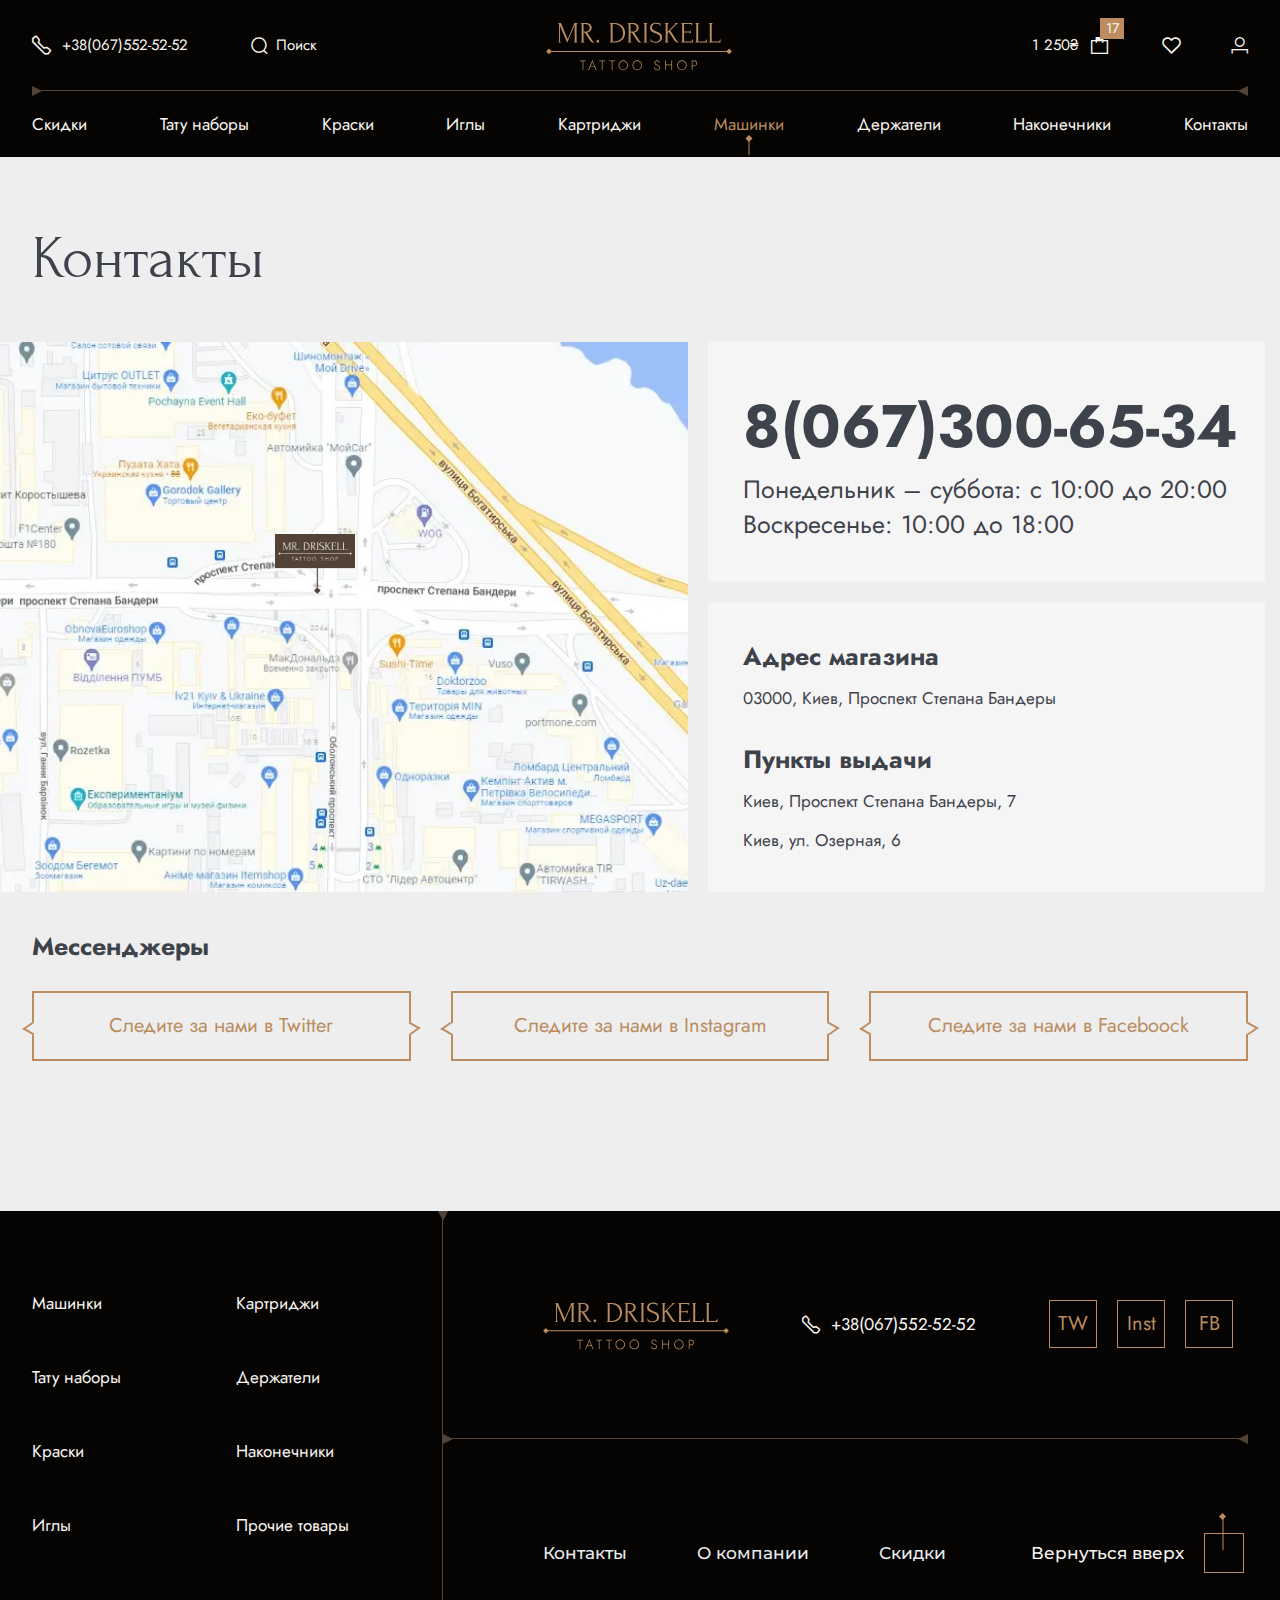
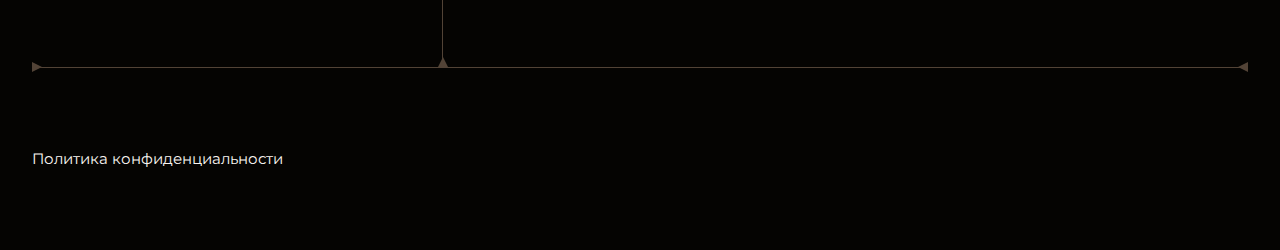
<file: contact.html>
<!DOCTYPE html>
<html lang="ru">
<head>
    <meta charset="UTF-8">
    <meta http-equiv="X-UA-Compatible" content="IE=edge">
    <meta name="viewport" content="width=device-width, initial-scale=1.0">
    <link rel="stylesheet" href="css/style.min.css?_v=20220506150256">
    <title>Contact</title>
</head>

<body>
    <div class="wrapper">
        <header class="header">
    <div class="header__container">
        <div class="header__top top-header">
            <a class="top-header__phone _icon-phone" data-da=".header__top,479.98,3"
                href="tel:+380675525252"><span>+38(067)552-52-52</span></a>
            <form class="top-header__search search" action="#">
                <button class="search__btn _icon-search" type="submit"></button>
                <input class="search__input" autocomplete="off" type="text" name="form[]" placeholder="Поиск">
            </form>
            <a class="top-header__logo-ibg top-header__logo-ibg_contain logo" href="index.html">
                <img class="logo__img" src="img/logo.svg" alt="Логотип">
            </a>
            <a class="top-header__cart cart-header _icon-cart" href="cart.html">
                <div class="cart-header__price uah">1 250</div>
                <div class="cart-header__items">17</div>
            </a>
            <a class="top-header__favorite _icon-favorite" href="#"></a>
            <a class="top-header__user _icon-user popup-link" href="#popup-user"></a>
            <button type="button" class="icon-menu">
                <span></span>
            </button>
        </div>
        <nav class="header__menu menu-header menu">
            <ul class="menu-header__list">
                <li class="menu-header__item"><a class="menu-header__link" href="#">Скидки</a></li>
                <li class="menu-header__item"><a class="menu-header__link" href="#">Тату наборы</a></li>
                <li class="menu-header__item"><a class="menu-header__link" href="#">Краски</a></li>
                <li class="menu-header__item"><a class="menu-header__link" href="#">Иглы</a></li>
                <li class="menu-header__item"><a class="menu-header__link" href="#">Картриджи</a></li>
                <li class="menu-header__item"><a class="menu-header__link _active" href="#">Машинки</a></li>
                <li class="menu-header__item"><a class="menu-header__link" href="#">Держатели</a></li>
                <li class="menu-header__item"><a class="menu-header__link" href="#">Наконечники</a></li>
                <li class="menu-header__item"><a class="menu-header__link" href="contact.html">Контакты</a></li>
            </ul>
        </nav>
    </div>
</header>
        <main class="page page_inner">

            <section class="contact">
                <div class="contact__container">
                    <h1 class="contact__title title">Контакты</h1>
                </div>
                <div class="contact__body body-contact">
                    <div class="body-contact__map-ibg">
                        <picture><source srcset="img/contact/map.webp" type="image/webp"><img class="body-contact__img" src="img/contact/map.jpg" alt="Картинка"></picture>
                    </div>
                    <div class="body-contact__schedule schedule-contact">
                        <a class="schedule-contact__phone" href="tel:380673006534">8(067)300-65-34</a>
                        <div class="schedule-contact__timetable">
                            <p>Понедельник – суббота: с 10:00 до 20:00</p>
                            <p>Воскресенье: 10:00 до 18:00</p>
                        </div>
                    </div>
                    <div class="body-contact__address address-contact">
                        <div class="address-contact__shop shop-contact">
                            <div class="shop-contact__title">Адрес магазина</div>
                            <p class="shop-contact__text">03000, Киев, Проспект Степана Бандеры</p>
                        </div>
                        <div class="address-contact__point point-contact">
                            <div class="point-contact__title">Пункты выдачи</div>
                            <p class="point-contact__text">Киев, Проспект Степана Бандеры, 7</p>
                            <p class="point-contact__text">Киев, ул. Озерная, 6</p>
                        </div>
                    </div>
                </div>
                <div class="contact__buttons buttons-contact">
                    <div class="buttons-contact__container">
                        <h3 class="buttons-contact__title">Мессенджеры</h3>
                        <div class="buttons-contact__inner">
                            <button class="buttons-contact__twitter border social-btn" type="button">Следите за нами в
                                Twitter</button>
                            <button class="buttons-contact__instagram border social-btn" type="button">Следите за нами в
                                Instagram</button>
                            <button class="buttons-contact__faceboock border social-btn" type="button">Следите за нами в
                                Faceboock</button>
                        </div>
                    </div>
                </div>
            </section>
        </main>
        <footer class="footer">
    <div class="footer__container">
        <div class="footer__body">
            <nav class="footer__menu footer-menu">
                <ul class="footer-menu__list">
                    <li class="footer-menu__item"><a class="footer-menu__link" href="#">Машинки</a></li>
                    <li class="footer-menu__item"><a class="footer-menu__link" href="#">Тату наборы</a></li>
                    <li class="footer-menu__item"><a class="footer-menu__link" href="#">Краски</a></li>
                    <li class="footer-menu__item"><a class="footer-menu__link" href="#">Иглы</a></li>
                </ul>
                <ul class="footer-menu__list">
                    <li class="footer-menu__item"><a class="footer-menu__link" href="#">Картриджи</a></li>
                    <li class="footer-menu__item"><a class="footer-menu__link" href="#">Держатели</a></li>
                    <li class="footer-menu__item"><a class="footer-menu__link" href="#">Наконечники</a></li>
                    <li class="footer-menu__item"><a class="footer-menu__link" href="#">Прочие товары</a></li>
                </ul>
            </nav>
            <div class="footer__top top-footer">
                <a class="top-footer__logo-ibg top-footer__logo-ibg_contain logo" href="index.html">
                    <img class="logo__img" src="img/logo.svg" alt="Логотип">
                </a>
                <a class="top-footer__phone _icon-phone" href="tel:+380675525252"><span>+38(067)552-52-52</span></a>
                <div class="footer__social social-footer">
                    <a class="social-footer__item" href="#">TW</a>
                    <a class="social-footer__item" href="#">Inst</a>
                    <a class="social-footer__item" href="#">FB</a>
                </div>
            </div>
            <div class="footer__bottom bottom-footer">
                <ul class="bottom-footer__list">
                    <li class="bottom-footer__item"><a class="bottom-footer__link" href="contact.html">Контакты</a></li>
                    <li class="bottom-footer__item"><a class="bottom-footer__link" href="about.html">О компании</a></li>
                    <li class="bottom-footer__item"><a class="bottom-footer__link" href="#">Скидки</a></li>
                </ul>
                <a class="bottom-footer__btn-up btn-up" href="#">
                    <div class="btn-up__text">Вернуться вверх</div>
                    <div class="btn-up__button"></div>
                </a>
            </div>
        </div>
        <div class="footer__privacy-policy privacy-policy">
            <a class="privacy-policy__link" href="#">Политика конфиденциальности</a>
        </div>
    </div>
</footer>
    </div>

    <div class="popup-user popup" id="popup-user">
    <div class="popup-user__wrapper wrapper">
        <div class="popup-user__body">
            <div class="popup-user__content popup__content">
                <button class="popup-user__btn-close close-popup"></button>
                <div class="popup-user__title">Зарегистрируйтесь или войдите</div>
                <form class="popup-user__form form-user">
                    <div class="form-user__item">
                        <label for="formPhone" class="form-user__label">Номер телефона</label>
                        <input id="formPhone" type="tel" name="name" class="form-user__input"
                            placeholder="Введите номер">
                    </div>
                </form>
                <button class="popup-user__button button" type="button">Получить код в SMS</button>
                <div class="popup-user__social-title">Или войдите с помощью соц. сетей</div>
                <div class="popup-user__social-links social-popup">
                    <a class="social-popup__item" href="#">TW</a>
                    <a class="social-popup__item" href="#">Inst</a>
                    <a class="social-popup__item" href="#">FB</a>
                </div>
            </div>
        </div>
    </div>
</div>

<div class="popup-total popup" id="popup-total">
    <div class="popup-total__wrapper wrapper">
        <div class="popup-total__body">
            <div class="popup-total__content popup__content">
                <button class="popup-total__btn-close close-popup"></button>
                <div class="popup-total__title">Спасибо за заказ!</div>
                <div class="popup-total__text">
                    В ближайшее время с вами свяжется наш менеджер для уточнения деталей доставки
                </div>
                <a class="popup-total__button button" href="catalog.html">Вернуться к покупкам</a>
            </div>
        </div>
    </div>
</div>

<div class="popup-code popup" id="popup-code">
    <div class="popup-code__wrapper wrapper">
        <div class="popup-code__body">
            <div class="popup-code__content popup__content">
                <button class="popup-code__btn-close close-popup"></button>
                <div class="popup-code__title">Промокод неактивен</div>
                <div class="popup-code__text">
                    Проверьте правильность написания промокода или попробуйте другой
                </div>
                <a class="popup-code__button button" href="cart.html">Вернуться в корзину</a>
            </div>
        </div>
    </div>
</div>

<div class="popup-review__bg popup-two__bg">
    <div class="popup-review popup-two">
        <button class="popup-review__btn-close close-popup-two"></button>
        <div class="popup-review__wrapper">
            <div class="popup-review__title">Оставьте отзыв об этом товаре</div>

            <form class="popup-review__form form-popup-review">
                <textarea class="form-popup-review__area"></textarea>

                <div class="form-popup-review__box">

                    <div class="popup-review__rating rating rating_set">
                        <div class="rating__title">Как вы оцениваете этот товар?</div>
                        <div class="popup-review__body rating__body">
                            <div class="popup-review__active rating__active"></div>
                            <div class="popup-review__items rating__items">
                                <input class="popup-review__item rating__item" type="radio" value="1" name="rating">
                                <input class="popup-review__item rating__item" type="radio" value="2" name="rating">
                                <input class="popup-review__item rating__item" type="radio" value="3" name="rating">
                                <input class="popup-review__item rating__item" type="radio" value="4" name="rating">
                                <input class="popup-review__item rating__item" type="radio" value="5" name="rating">
                            </div>
                        </div>
                        <div class="popup-review__value rating__value">0</div>
                    </div>
                    <button class="form-popup-review__btn border" type="submit">Оставить отзыв</button>
                </div>
            </form>
        </div>
    </div>
</div>

    <script src="js/app.min.js?_v=20220506150256"></script>
</body>

</html>
</file>
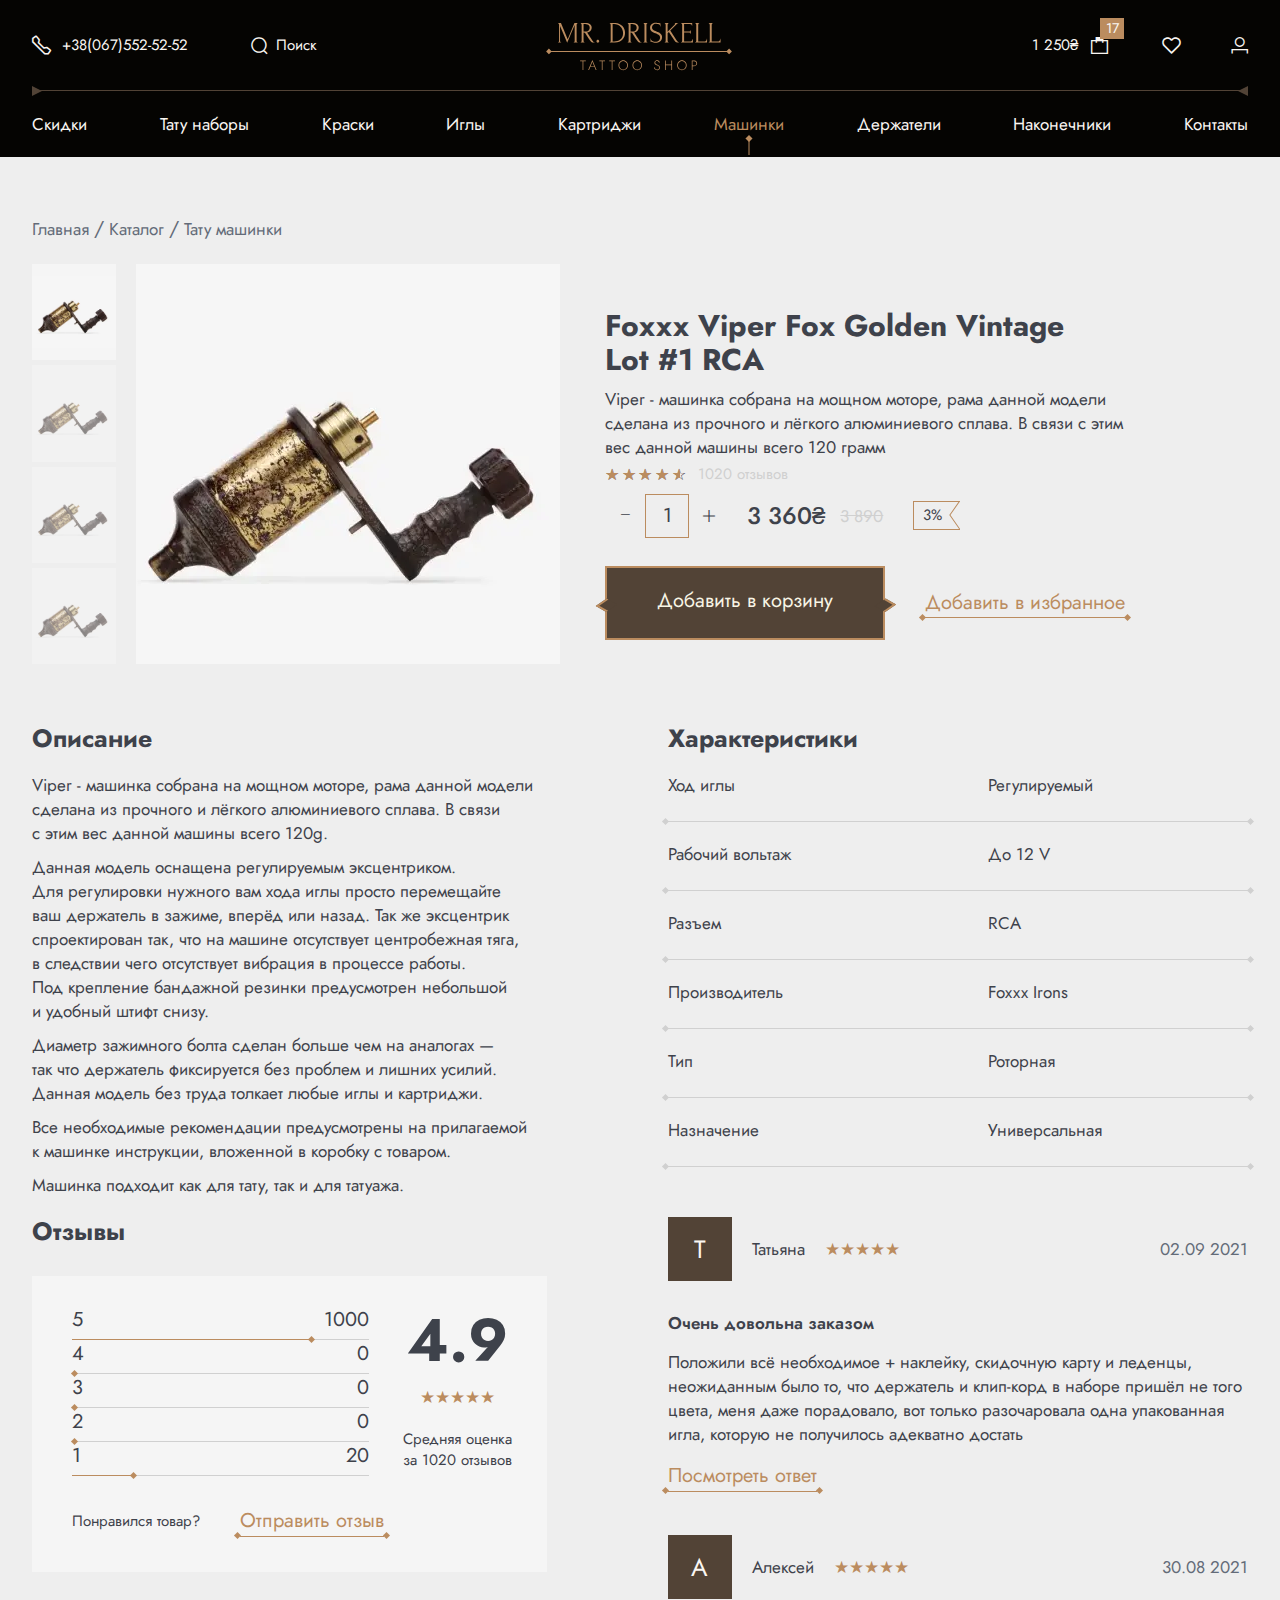
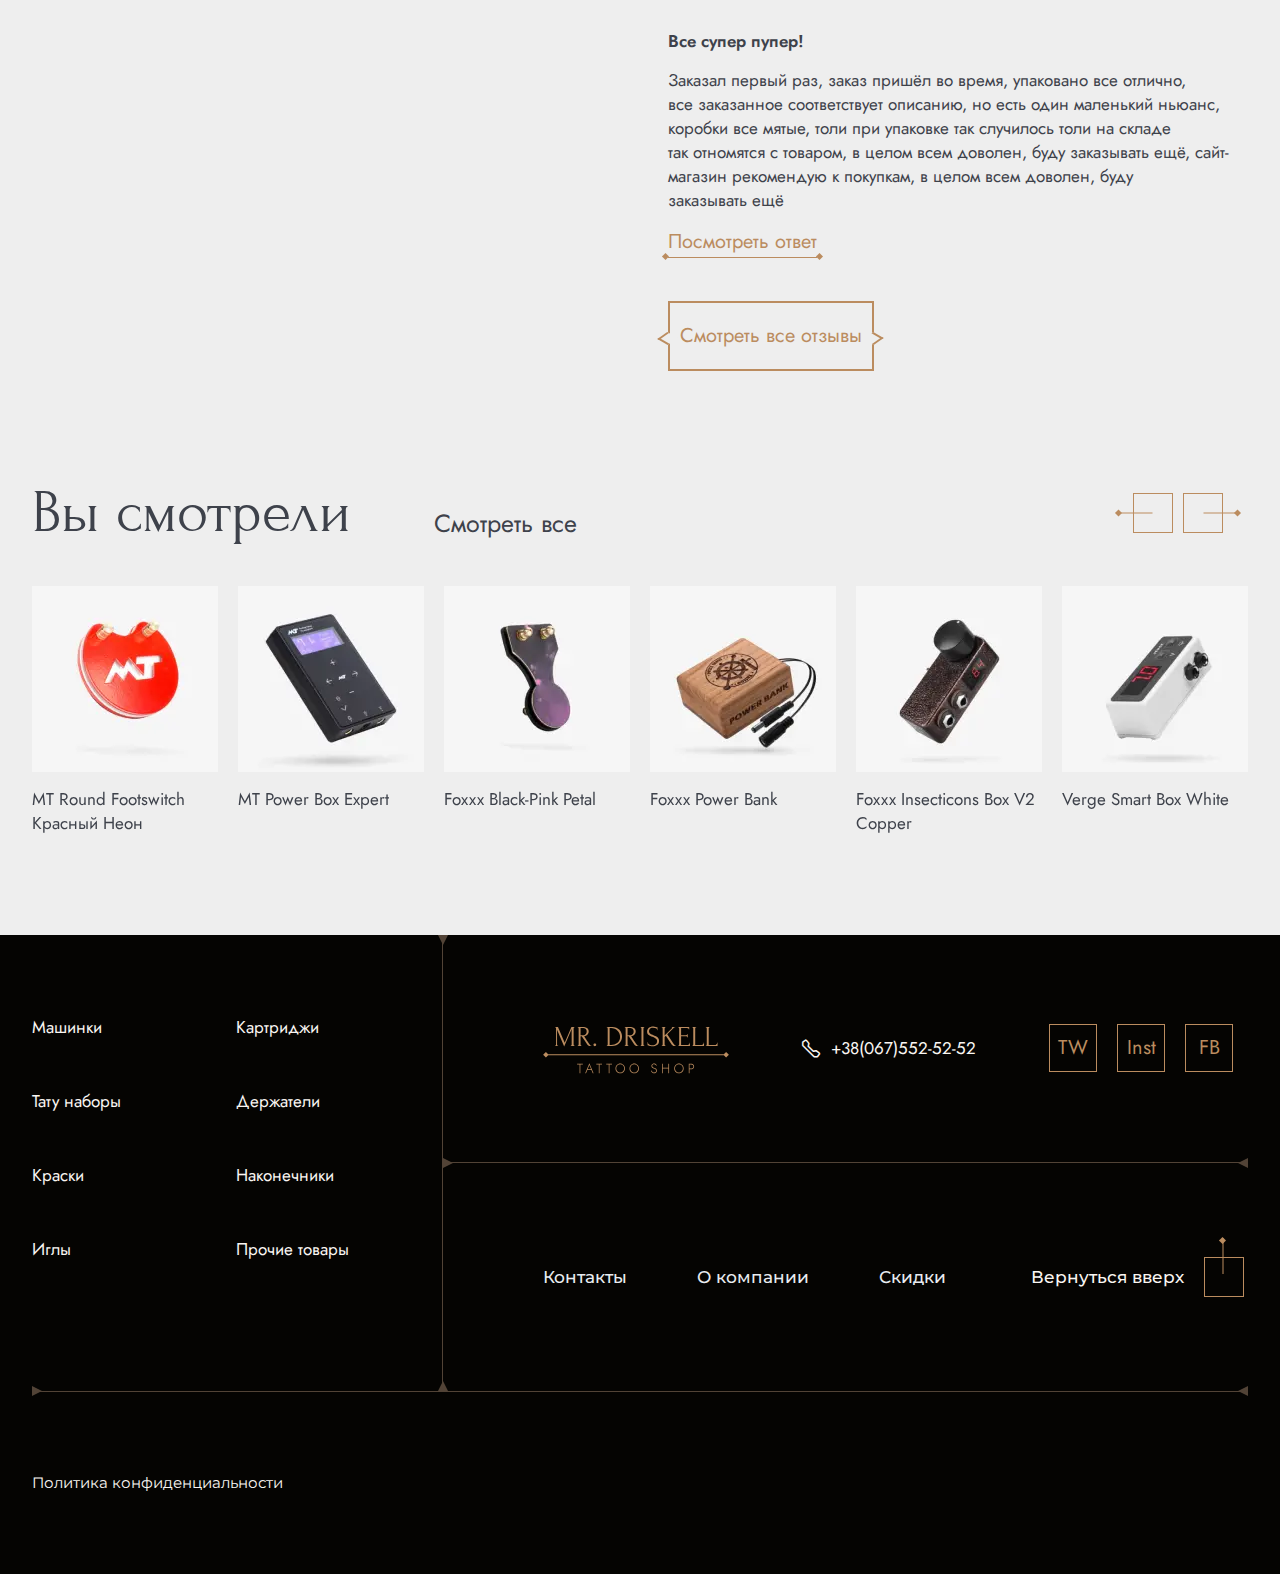
<file: single-product.html>
<!DOCTYPE html>
<html lang="ru">
<head>
    <meta charset="UTF-8">
    <meta http-equiv="X-UA-Compatible" content="IE=edge">
    <meta name="viewport" content="width=device-width, initial-scale=1.0">
    <link rel="stylesheet" href="css/style.min.css?_v=20220506150256">
    <title>Single-product</title>
</head>

<body>
    <div class="wrapper">
        <header class="header">
    <div class="header__container">
        <div class="header__top top-header">
            <a class="top-header__phone _icon-phone" data-da=".header__top,479.98,3"
                href="tel:+380675525252"><span>+38(067)552-52-52</span></a>
            <form class="top-header__search search" action="#">
                <button class="search__btn _icon-search" type="submit"></button>
                <input class="search__input" autocomplete="off" type="text" name="form[]" placeholder="Поиск">
            </form>
            <a class="top-header__logo-ibg top-header__logo-ibg_contain logo" href="index.html">
                <img class="logo__img" src="img/logo.svg" alt="Логотип">
            </a>
            <a class="top-header__cart cart-header _icon-cart" href="cart.html">
                <div class="cart-header__price uah">1 250</div>
                <div class="cart-header__items">17</div>
            </a>
            <a class="top-header__favorite _icon-favorite" href="#"></a>
            <a class="top-header__user _icon-user popup-link" href="#popup-user"></a>
            <button type="button" class="icon-menu">
                <span></span>
            </button>
        </div>
        <nav class="header__menu menu-header menu">
            <ul class="menu-header__list">
                <li class="menu-header__item"><a class="menu-header__link" href="#">Скидки</a></li>
                <li class="menu-header__item"><a class="menu-header__link" href="#">Тату наборы</a></li>
                <li class="menu-header__item"><a class="menu-header__link" href="#">Краски</a></li>
                <li class="menu-header__item"><a class="menu-header__link" href="#">Иглы</a></li>
                <li class="menu-header__item"><a class="menu-header__link" href="#">Картриджи</a></li>
                <li class="menu-header__item"><a class="menu-header__link _active" href="#">Машинки</a></li>
                <li class="menu-header__item"><a class="menu-header__link" href="#">Держатели</a></li>
                <li class="menu-header__item"><a class="menu-header__link" href="#">Наконечники</a></li>
                <li class="menu-header__item"><a class="menu-header__link" href="contact.html">Контакты</a></li>
            </ul>
        </nav>
    </div>
</header>
        <main class="page page_inner">

            <div class="single-product">
                <div class="single-product__container">
                    <nav class="page__breadcrumbs breadcrumbs">
                        <ul class="breadcrumbs__list">
                            <li class="breadcrumbs__item">
                                <a class="breadcrumbs__link" href="#">Главная</a>
                            </li>
                            <li class="breadcrumbs__item">
                                <a class="breadcrumbs__link" href="#">Каталог</a>
                            </li>
                            <li class="breadcrumbs__item">
                                <span class="breadcrumbs__current">Тату машинки</span>
                            </li>
                        </ul>
                    </nav>
                    <div class="single-product__main main-single-product">
                        <div class="main-single-product__images images-product">
                            <div class="images-product__slider swiper">
                                <div class="images-product__swiper swiper-wrapper">
                                    <div class="images-product__slide swiper-slide">
                                        <picture><source srcset="img/single-product/product/01.webp" type="image/webp"><img src="img/single-product/product/01.jpg" alt="Картинка"></picture>
                                    </div>
                                    <div class="images-product__slide swiper-slide">
                                        <picture><source srcset="img/single-product/product/01.webp" type="image/webp"><img src="img/single-product/product/01.jpg" alt="Картинка"></picture>
                                    </div>
                                    <div class="images-product__slide swiper-slide">
                                        <picture><source srcset="img/single-product/product/01.webp" type="image/webp"><img src="img/single-product/product/01.jpg" alt="Картинка"></picture>
                                    </div>
                                    <div class="images-product__slide swiper-slide">
                                        <picture><source srcset="img/single-product/product/01.webp" type="image/webp"><img src="img/single-product/product/01.jpg" alt="Картинка"></picture>
                                    </div>
                                </div>
                            </div>
                            <div class="images-product__thumbs thumbs-images">
                                <div class="thumbs-images__slider swiper">
                                    <div class="thumbs-images__swiper swiper-wrapper">
                                        <div class="thumbs-images__slide swiper-slide">
                                            <picture><source srcset="img/single-product/product/01.webp" type="image/webp"><img src="img/single-product/product/01.jpg" alt="Картинка"></picture>
                                        </div>
                                        <div class="thumbs-images__slide swiper-slide">
                                            <picture><source srcset="img/single-product/product/01.webp" type="image/webp"><img src="img/single-product/product/01.jpg" alt="Картинка"></picture>
                                        </div>
                                        <div class="thumbs-images__slide swiper-slide">
                                            <picture><source srcset="img/single-product/product/01.webp" type="image/webp"><img src="img/single-product/product/01.jpg" alt="Картинка"></picture>
                                        </div>
                                        <div class="thumbs-images__slide swiper-slide">
                                            <picture><source srcset="img/single-product/product/01.webp" type="image/webp"><img src="img/single-product/product/01.jpg" alt="Картинка"></picture>
                                        </div>
                                    </div>
                                </div>
                            </div>
                        </div>
                        <div class="main-product__body body-product">
                            <h1 class="body-product__title">Foxxx Viper Fox Golden Vintage Lot #1 RCA</h1>
                            <div class="body-product__descr">
                                Viper - машинка собрана на мощном моторе, рама данной модели сделана из прочного
                                и лёгкого
                                алюминиевого сплава. В связи с этим вес данной машины всего 120 грамм
                            </div>
                            <div class="body-product__rating rating rating_set rating-product">
                                <div class="rating-product__body rating__body">
                                    <div class="rating-product__active rating__active"></div>
                                    <div class="rating-product__items rating__items">
                                        <input class="rating-product__item rating__item" type="radio" value="1"
                                            name="rating">
                                        <input class="rating-product__item rating__item" type="radio" value="2"
                                            name="rating">
                                        <input class="rating-product__item rating__item" type="radio" value="3"
                                            name="rating">
                                        <input class="rating-product__item rating__item" type="radio" value="4"
                                            name="rating">
                                        <input class="rating-product__item rating__item" type="radio" value="5"
                                            name="rating">
                                    </div>
                                </div>
                                <div class="rating-product__value rating__value">4.5</div>
                                <div class="rating-product__review rating__review">1020 отзывов</div>
                            </div>
                            <div class="body-product__info info-product">
                                <div class="info-product__quantity quantity">
                                    <button class="quantity__button quantity__button_minus _icon-minus"
                                        type="button"></button>
                                    <div class="quantity__input">
                                        <input autocomplete="off" type="text" name="form[]" value="1">
                                    </div>
                                    <button class="quantity__button quantity__button_plus _icon-plus"
                                        type="button"></button>
                                </div>
                                <div class="info-product__price price-info-product">
                                    <div class="price-info-product__new uah">3 360</div>
                                    <div class="price-info-product__old">3 890</div>
                                </div>
                                <div class="body-product__sale">3%</div>
                            </div>
                            <div class="body-product__buttons buttons-product">
                                <a class="buttons-product__cart button" href="cart.html">Добавить в корзину</a>
                                <button class="buttons-product__favorites" type="button">Добавить в избранное</button>
                            </div>
                        </div>
                    </div>
                    <div class="single-product__content content-single-product">
                        <div class="content-single-product__description description-product">
                            <div class="description-product__body body-description">
                                <h3 class="body-description__title">Описание</h3>
                                <div class="body-description__text">
                                    <p>
                                        Viper - машинка собрана на мощном моторе, рама данной модели сделана из прочного
                                        и лёгкого алюминиевого сплава. В связи с этим вес данной машины всего 120g.
                                    </p>
                                    <p>
                                        Данная модель оснащена регулируемым эксцентриком. Для регулировки нужного
                                        вам хода
                                        иглы просто перемещайте ваш держатель в зажиме, вперёд или назад.
                                        Так же эксцентрик
                                        спроектирован так, что на машине отсутствует центробежная тяга, в следствии
                                        чего отсутствует вибрация в процессе работы. Под крепление бандажной резинки
                                        предусмотрен небольшой и удобный штифт снизу.
                                    </p>
                                    <p>
                                        Диаметр зажимного болта сделан больше чем на аналогах — так что держатель
                                        фиксируется без проблем и лишних усилий. Данная модель без труда толкает любые
                                        иглы
                                        и картриджи.
                                    </p>
                                    <p>
                                        Все необходимые рекомендации предусмотрены на прилагаемой к машинке инструкции,
                                        вложенной в коробку с товаром.
                                    </p>
                                    <p>
                                        Машинка подходит как для тату, так и для татуажа.
                                    </p>
                                </div>
                            </div>
                            <div class="content-single-product__characteristics characteristics-product">
                                <h3 class="characteristics-product__title">Характеристики</h3>
                                <div class="characteristics-product__table table-characteristics">
                                    <div class="characteristics-product__label">Ход иглы</div>
                                    <div class="characteristics-product__value">Регулируемый</div>
                                    <div class="characteristics-product__label">Рабочий вольтаж</div>
                                    <div class="characteristics-product__value">До 12 V</div>
                                    <div class="characteristics-product__label">Разъем</div>
                                    <div class="characteristics-product__value">RCA</div>
                                    <div class="characteristics-product__label">Производитель</div>
                                    <div class="characteristics-product__value">Foxxx Irons</div>
                                    <div class="characteristics-product__label">Тип</div>
                                    <div class="characteristics-product__value">Роторная</div>
                                    <div class="characteristics-product__label">Назначение</div>
                                    <div class="characteristics-product__value">Универсальная</div>
                                </div>
                            </div>
                        </div>
                        <div class="content-single-product__reviews reviews-product">
                            <div class="reviews-product__rating rating-reviews">
                                <h3 class="rating-reviews__title">Отзывы</h3>
                                <div class="rating-reviews__body body-reviews">
                                    <div class="body-reviews__inner">
                                        <ul class="body-reviews__schedule schedule__list">
                                            <li class="schedule__item">
                                                <div class="schedule__item-content">
                                                    <p class="schedule__item-text">5</p>
                                                    <p class="schedule__num">1000</p>
                                                </div>
                                                <div class="schedule__line" style="width: 80%;"></div>
                                            </li>
                                            <li class="schedule__item">
                                                <div class="schedule__item-content">
                                                    <p class="schedule__item-text">4</p>
                                                    <p class="schedule__num">0</p>
                                                </div>
                                                <div class="schedule__line" style="width: 0%;"></div>
                                            </li>
                                            <li class="schedule__item">
                                                <div class="schedule__item-content">
                                                    <p class="schedule__item-text">3</p>
                                                    <p class="schedule__num">0</p>
                                                </div>
                                                <div class="schedule__line" style="width: 0%;"></div>
                                            </li>
                                            <li class="schedule__item">
                                                <div class="schedule__item-content">
                                                    <p class="schedule__item-text">2</p>
                                                    <p class="schedule__num">0</p>
                                                </div>
                                                <div class="schedule__line" style="width: 0%;"></div>
                                            </li>
                                            <li class="schedule__item">
                                                <div class="schedule__item-content">
                                                    <p class="schedule__item-text">1</p>
                                                    <p class="schedule__num">20</p>
                                                </div>
                                                <div class="schedule__line" style="width: 20%;"></div>
                                            </li>
                                        </ul>
                                        <div class="body-reviews__info info-reviews">
                                            <div class="info-reviews__value">4.9</div>
                                            <div class="info-reviews__star">
                                                <span>★</span><span>★</span><span>★</span><span>★</span><span>★</span>
                                            </div>
                                            <div class="info-reviews__grade">Средняя оценка за
                                                <span>1020</span>
                                                отзывов
                                            </div>
                                        </div>
                                    </div>
                                    <div class="body-reviews__buttons buttons-reviews">
                                        <div class="buttons-reviews__question">Понравился товар?</div>
                                        <button class="buttons-reviews__btn open-popup-two" type="button">Отправить
                                            отзыв</button>
                                    </div>
                                </div>
                            </div>
                            <div class="reviews-product__items items-reviews">
                                <div class="items-reviews__item item-reviews">
                                    <div class="item-reviews__top top-item-reviews">
                                        <div class="top-item-reviews__avatar">Т</div>
                                        <div class="top-item-reviews__name">Татьяна</div>
                                        <div class="top-item-reviews__star">
                                            <span>★</span><span>★</span><span>★</span><span>★</span><span>★</span>
                                        </div>
                                        <div class="top-item-reviews__date">02.09 2021</div>
                                    </div>
                                    <h5 class="item-reviews__title">Очень довольна заказом</h5>
                                    <div class="item-reviews__text">
                                        Положили всё необходимое + наклейку, скидочную карту и леденцы, неожиданным было
                                        то,
                                        что держатель и клип-корд в наборе пришёл не того цвета, меня даже порадовало,
                                        вот только разочаровала одна упакованная игла, которую не получилось адекватно
                                        достать
                                    </div>
                                    <div class="spollers" data-spollers>
                                        <div class="spollers__item">
                                            <button class="item-reviews__btn btn-hidden" type="button"
                                                data-spoller><span>Посмотреть ответ</span></button>
                                            <div class="item-reviews__hidden hidden-item-reviews body close">
                                                <h5 class="hidden-item-reviews__title">Mr. Driskell</h5>
                                                <div class="hidden-item-reviews__text">
                                                    Здравствуйте! Мы Благодарим вас за ваш выбор нашей продукции
                                                    и оставленный
                                                    отзыв.
                                                    Рисуйте с удовольствием!
                                                </div>
                                            </div>
                                        </div>
                                    </div>
                                </div>
                                <div class="items-reviews__item item-reviews">
                                    <div class="item-reviews__top top-item-reviews">
                                        <div class="top-item-reviews__avatar">A</div>
                                        <div class="top-item-reviews__name">Алексей</div>
                                        <div class="top-item-reviews__star">
                                            <span>★</span><span>★</span><span>★</span><span>★</span><span>★</span>
                                        </div>
                                        <div class="top-item-reviews__date">30.08 2021</div>
                                    </div>
                                    <h5 class="item-reviews__title">Все супер пупер!</h5>
                                    <div class="item-reviews__text">
                                        Заказал первый раз, заказ пришёл во время, упаковано все отлично, все заказанное
                                        соответствует описанию, но есть один маленький ньюанс, коробки все мятые, толи
                                        при упаковке так случилось толи на складе так отномятся с товаром, в целом всем
                                        доволен, буду заказывать ещё, сайт-магазин рекомендую к покупкам, в целом всем
                                        доволен, буду заказывать ещё
                                    </div>
                                    <div class="spollers" data-spollers>
                                        <div class="spollers__item">
                                            <button class="item-reviews__btn btn-hidden" type="button"
                                                data-spoller><span>Посмотреть ответ</span></button>
                                            <div class="item-reviews__hidden hidden-item-reviews body close">
                                                <h5 class="hidden-item-reviews__title">Mr. Driskell</h5>
                                                <div class="hidden-item-reviews__text">
                                                    Здравствуйте! Мы Благодарим вас за ваш выбор нашей продукции
                                                    и оставленный
                                                    отзыв.
                                                    Рисуйте с удовольствием!
                                                </div>
                                            </div>
                                        </div>
                                    </div>
                                </div>
                                <button class="items-reviews__btn border">Смотреть все отзывы</button>
                            </div>
                        </div>
                    </div>
                    <section class="page__watched watched-page">
                        <div class="watched-page__top top-watched-page">
                            <h2 class=" top-watched-page__title title">Вы смотрели</h2>
                            <a class=" top-watched-page__link" href="#">Смотреть все</a>
                            <div class="watched-page__arrows">
                                <button class="watched-page-arrow watched-page-arrow_prev" type="button"></button>
                                <button class="watched-page-arrow watched-page-arrow_next" type="button"></button>
                            </div>
                        </div>
                        <div class="watched-page__slider swiper">
                            <div class="watched-page__swiper swiper-wrapper">
                                <div class="watched-page__slide swiper-slide slide-watched">
                                    <a class="slide-watched__item" href="#">
                                        <div class="slide-watched__images-ibg">
                                            <picture><source srcset="img/home/watched/01.webp" type="image/webp"><img src="img/home/watched/01.jpg" alt="Картинка"></picture>
                                        </div>
                                        <div class="slide-watched__title">MT Round Footswitch Красный Неон</div>
                                    </a>
                                </div>
                                <div class="watched-page__slide swiper-slide slide-watched">
                                    <a class="slide-watched__item" href="#">
                                        <div class="slide-watched__images-ibg">
                                            <picture><source srcset="img/home/watched/02.webp" type="image/webp"><img src="img/home/watched/02.jpg" alt="Картинка"></picture>
                                        </div>
                                        <div class="slide-watched__title">MT Power Box Expert</div>
                                    </a>
                                </div>
                                <div class="watched-page__slide swiper-slide slide-watched">
                                    <a class="slide-watched__item" href="#">
                                        <div class="slide-watched__images-ibg">
                                            <picture><source srcset="img/home/watched/03.webp" type="image/webp"><img src="img/home/watched/03.jpg" alt="Картинка"></picture>
                                        </div>
                                        <div class="slide-watched__title">Foxxx Black-Pink Petal</div>
                                    </a>
                                </div>
                                <div class="watched-page__slide swiper-slide slide-watched">
                                    <a class="slide-watched__item" href="#">
                                        <div class="slide-watched__images-ibg">
                                            <picture><source srcset="img/home/watched/04.webp" type="image/webp"><img src="img/home/watched/04.jpg" alt="Картинка"></picture>
                                        </div>
                                        <div class="slide-watched__title">Foxxx Power Bank</div>
                                    </a>
                                </div>
                                <div class="watched-page__slide swiper-slide slide-watched">
                                    <a class="slide-watched__item" href="#">
                                        <div class="slide-watched__images-ibg">
                                            <picture><source srcset="img/home/watched/05.webp" type="image/webp"><img src="img/home/watched/05.jpg" alt="Картинка"></picture>
                                        </div>
                                        <div class="slide-watched__title">Foxxx Insecticons Box V2 Copper</div>
                                    </a>
                                </div>
                                <div class="watched-page__slide swiper-slide slide-watched">
                                    <a class="slide-watched__item" href="#">
                                        <div class="slide-watched__images-ibg">
                                            <picture><source srcset="img/home/watched/06.webp" type="image/webp"><img src="img/home/watched/06.jpg" alt="Картинка"></picture>
                                        </div>
                                        <div class="slide-watched__title">Verge Smart Box White</div>
                                    </a>
                                </div>
                            </div>
                        </div>
                    </section>
                </div>
            </div>
        </main>
        <footer class="footer">
    <div class="footer__container">
        <div class="footer__body">
            <nav class="footer__menu footer-menu">
                <ul class="footer-menu__list">
                    <li class="footer-menu__item"><a class="footer-menu__link" href="#">Машинки</a></li>
                    <li class="footer-menu__item"><a class="footer-menu__link" href="#">Тату наборы</a></li>
                    <li class="footer-menu__item"><a class="footer-menu__link" href="#">Краски</a></li>
                    <li class="footer-menu__item"><a class="footer-menu__link" href="#">Иглы</a></li>
                </ul>
                <ul class="footer-menu__list">
                    <li class="footer-menu__item"><a class="footer-menu__link" href="#">Картриджи</a></li>
                    <li class="footer-menu__item"><a class="footer-menu__link" href="#">Держатели</a></li>
                    <li class="footer-menu__item"><a class="footer-menu__link" href="#">Наконечники</a></li>
                    <li class="footer-menu__item"><a class="footer-menu__link" href="#">Прочие товары</a></li>
                </ul>
            </nav>
            <div class="footer__top top-footer">
                <a class="top-footer__logo-ibg top-footer__logo-ibg_contain logo" href="index.html">
                    <img class="logo__img" src="img/logo.svg" alt="Логотип">
                </a>
                <a class="top-footer__phone _icon-phone" href="tel:+380675525252"><span>+38(067)552-52-52</span></a>
                <div class="footer__social social-footer">
                    <a class="social-footer__item" href="#">TW</a>
                    <a class="social-footer__item" href="#">Inst</a>
                    <a class="social-footer__item" href="#">FB</a>
                </div>
            </div>
            <div class="footer__bottom bottom-footer">
                <ul class="bottom-footer__list">
                    <li class="bottom-footer__item"><a class="bottom-footer__link" href="contact.html">Контакты</a></li>
                    <li class="bottom-footer__item"><a class="bottom-footer__link" href="about.html">О компании</a></li>
                    <li class="bottom-footer__item"><a class="bottom-footer__link" href="#">Скидки</a></li>
                </ul>
                <a class="bottom-footer__btn-up btn-up" href="#">
                    <div class="btn-up__text">Вернуться вверх</div>
                    <div class="btn-up__button"></div>
                </a>
            </div>
        </div>
        <div class="footer__privacy-policy privacy-policy">
            <a class="privacy-policy__link" href="#">Политика конфиденциальности</a>
        </div>
    </div>
</footer>
    </div>

    <div class="popup-user popup" id="popup-user">
    <div class="popup-user__wrapper wrapper">
        <div class="popup-user__body">
            <div class="popup-user__content popup__content">
                <button class="popup-user__btn-close close-popup"></button>
                <div class="popup-user__title">Зарегистрируйтесь или войдите</div>
                <form class="popup-user__form form-user">
                    <div class="form-user__item">
                        <label for="formPhone" class="form-user__label">Номер телефона</label>
                        <input id="formPhone" type="tel" name="name" class="form-user__input"
                            placeholder="Введите номер">
                    </div>
                </form>
                <button class="popup-user__button button" type="button">Получить код в SMS</button>
                <div class="popup-user__social-title">Или войдите с помощью соц. сетей</div>
                <div class="popup-user__social-links social-popup">
                    <a class="social-popup__item" href="#">TW</a>
                    <a class="social-popup__item" href="#">Inst</a>
                    <a class="social-popup__item" href="#">FB</a>
                </div>
            </div>
        </div>
    </div>
</div>

<div class="popup-total popup" id="popup-total">
    <div class="popup-total__wrapper wrapper">
        <div class="popup-total__body">
            <div class="popup-total__content popup__content">
                <button class="popup-total__btn-close close-popup"></button>
                <div class="popup-total__title">Спасибо за заказ!</div>
                <div class="popup-total__text">
                    В ближайшее время с вами свяжется наш менеджер для уточнения деталей доставки
                </div>
                <a class="popup-total__button button" href="catalog.html">Вернуться к покупкам</a>
            </div>
        </div>
    </div>
</div>

<div class="popup-code popup" id="popup-code">
    <div class="popup-code__wrapper wrapper">
        <div class="popup-code__body">
            <div class="popup-code__content popup__content">
                <button class="popup-code__btn-close close-popup"></button>
                <div class="popup-code__title">Промокод неактивен</div>
                <div class="popup-code__text">
                    Проверьте правильность написания промокода или попробуйте другой
                </div>
                <a class="popup-code__button button" href="cart.html">Вернуться в корзину</a>
            </div>
        </div>
    </div>
</div>

<div class="popup-review__bg popup-two__bg">
    <div class="popup-review popup-two">
        <button class="popup-review__btn-close close-popup-two"></button>
        <div class="popup-review__wrapper">
            <div class="popup-review__title">Оставьте отзыв об этом товаре</div>

            <form class="popup-review__form form-popup-review">
                <textarea class="form-popup-review__area"></textarea>

                <div class="form-popup-review__box">

                    <div class="popup-review__rating rating rating_set">
                        <div class="rating__title">Как вы оцениваете этот товар?</div>
                        <div class="popup-review__body rating__body">
                            <div class="popup-review__active rating__active"></div>
                            <div class="popup-review__items rating__items">
                                <input class="popup-review__item rating__item" type="radio" value="1" name="rating">
                                <input class="popup-review__item rating__item" type="radio" value="2" name="rating">
                                <input class="popup-review__item rating__item" type="radio" value="3" name="rating">
                                <input class="popup-review__item rating__item" type="radio" value="4" name="rating">
                                <input class="popup-review__item rating__item" type="radio" value="5" name="rating">
                            </div>
                        </div>
                        <div class="popup-review__value rating__value">0</div>
                    </div>
                    <button class="form-popup-review__btn border" type="submit">Оставить отзыв</button>
                </div>
            </form>
        </div>
    </div>
</div>

    <script src="js/app.min.js?_v=20220506150256"></script>
</body>

</html>
</file>
<file: css/style.min.css>
@charset "UTF-8";@font-face{font-family:swiper-icons;src:url("data:application/font-woff;charset=utf-8;base64, [base64]//wADZ2x5ZgAAAywAAADMAAAD2MHtryVoZWFkAAABbAAAADAAAAA2E2+eoWhoZWEAAAGcAAAAHwAAACQC9gDzaG10eAAAAigAAAAZAAAArgJkABFsb2NhAAAC0AAAAFoAAABaFQAUGG1heHAAAAG8AAAAHwAAACAAcABAbmFtZQAAA/gAAAE5AAACXvFdBwlwb3N0AAAFNAAAAGIAAACE5s74hXjaY2BkYGAAYpf5Hu/j+W2+MnAzMYDAzaX6QjD6/4//Bxj5GA8AuRwMYGkAPywL13jaY2BkYGA88P8Agx4j+/8fQDYfA1AEBWgDAIB2BOoAeNpjYGRgYNBh4GdgYgABEMnIABJzYNADCQAACWgAsQB42mNgYfzCOIGBlYGB0YcxjYGBwR1Kf2WQZGhhYGBiYGVmgAFGBiQQkOaawtDAoMBQxXjg/wEGPcYDDA4wNUA2CCgwsAAAO4EL6gAAeNpj2M0gyAACqxgGNWBkZ2D4/wMA+xkDdgAAAHjaY2BgYGaAYBkGRgYQiAHyGMF8FgYHIM3DwMHABGQrMOgyWDLEM1T9/w8UBfEMgLzE////P/5//f/V/xv+r4eaAAeMbAxwIUYmIMHEgKYAYjUcsDAwsLKxc3BycfPw8jEQA/[base64]/uznmfPFBNODM2K7MTQ45YEAZqGP81AmGGcF3iPqOop0r1SPTaTbVkfUe4HXj97wYE+yNwWYxwWu4v1ugWHgo3S1XdZEVqWM7ET0cfnLGxWfkgR42o2PvWrDMBSFj/IHLaF0zKjRgdiVMwScNRAoWUoH78Y2icB/yIY09An6AH2Bdu/UB+yxopYshQiEvnvu0dURgDt8QeC8PDw7Fpji3fEA4z/PEJ6YOB5hKh4dj3EvXhxPqH/SKUY3rJ7srZ4FZnh1PMAtPhwP6fl2PMJMPDgeQ4rY8YT6Gzao0eAEA409DuggmTnFnOcSCiEiLMgxCiTI6Cq5DZUd3Qmp10vO0LaLTd2cjN4fOumlc7lUYbSQcZFkutRG7g6JKZKy0RmdLY680CDnEJ+UMkpFFe1RN7nxdVpXrC4aTtnaurOnYercZg2YVmLN/d/gczfEimrE/fs/bOuq29Zmn8tloORaXgZgGa78yO9/cnXm2BpaGvq25Dv9S4E9+5SIc9PqupJKhYFSSl47+Qcr1mYNAAAAeNptw0cKwkAAAMDZJA8Q7OUJvkLsPfZ6zFVERPy8qHh2YER+3i/BP83vIBLLySsoKimrqKqpa2hp6+jq6RsYGhmbmJqZSy0sraxtbO3sHRydnEMU4uR6yx7JJXveP7WrDycAAAAAAAH//wACeNpjYGRgYOABYhkgZgJCZgZNBkYGLQZtIJsFLMYAAAw3ALgAeNolizEKgDAQBCchRbC2sFER0YD6qVQiBCv/H9ezGI6Z5XBAw8CBK/m5iQQVauVbXLnOrMZv2oLdKFa8Pjuru2hJzGabmOSLzNMzvutpB3N42mNgZGBg4GKQYzBhYMxJLMlj4GBgAYow/P/PAJJhLM6sSoWKfWCAAwDAjgbRAAB42mNgYGBkAIIbCZo5IPrmUn0hGA0AO8EFTQAA") format("woff");font-weight:400;font-style:normal}:root{--swiper-theme-color:#007aff}.swiper{margin-left:auto;margin-right:auto;position:relative;overflow:hidden;list-style:none;padding:0;z-index:1}.swiper-vertical>.swiper-wrapper{-webkit-box-orient:vertical;-webkit-box-direction:normal;-ms-flex-direction:column;flex-direction:column}.swiper-wrapper{position:relative;width:100%;height:100%;z-index:1;display:-webkit-box;display:-ms-flexbox;display:flex;-webkit-transition-property:-webkit-transform;transition-property:-webkit-transform;-o-transition-property:transform;transition-property:transform;transition-property:transform,-webkit-transform;-webkit-box-sizing:content-box;box-sizing:content-box}.swiper-android .swiper-slide,.swiper-wrapper{-webkit-transform:translate3d(0,0,0);transform:translate3d(0,0,0)}.swiper-pointer-events{-ms-touch-action:pan-y;touch-action:pan-y}.swiper-pointer-events.swiper-vertical{-ms-touch-action:pan-x;touch-action:pan-x}.swiper-slide{-ms-flex-negative:0;flex-shrink:0;width:100%;height:100%;position:relative;-webkit-transition-property:-webkit-transform;transition-property:-webkit-transform;-o-transition-property:transform;transition-property:transform;transition-property:transform,-webkit-transform}.swiper-slide-invisible-blank{visibility:hidden}.swiper-autoheight,.swiper-autoheight .swiper-slide{height:auto}.swiper-autoheight .swiper-wrapper{-webkit-box-align:start;-ms-flex-align:start;align-items:flex-start;-webkit-transition-property:height,-webkit-transform;transition-property:height,-webkit-transform;-o-transition-property:transform,height;transition-property:transform,height;transition-property:transform,height,-webkit-transform}.swiper-3d,.swiper-3d.swiper-css-mode .swiper-wrapper{-webkit-perspective:1200px;perspective:1200px}.swiper-3d .swiper-cube-shadow,.swiper-3d .swiper-slide,.swiper-3d .swiper-slide-shadow,.swiper-3d .swiper-slide-shadow-bottom,.swiper-3d .swiper-slide-shadow-left,.swiper-3d .swiper-slide-shadow-right,.swiper-3d .swiper-slide-shadow-top,.swiper-3d .swiper-wrapper{-webkit-transform-style:preserve-3d;transform-style:preserve-3d}.swiper-3d .swiper-slide-shadow,.swiper-3d .swiper-slide-shadow-bottom,.swiper-3d .swiper-slide-shadow-left,.swiper-3d .swiper-slide-shadow-right,.swiper-3d .swiper-slide-shadow-top{position:absolute;left:0;top:0;width:100%;height:100%;pointer-events:none;z-index:10}.swiper-3d .swiper-slide-shadow{background:rgba(0,0,0,.15)}.swiper-3d .swiper-slide-shadow-left{background-image:-webkit-gradient(linear,right top,left top,from(rgba(0,0,0,.5)),to(rgba(0,0,0,0)));background-image:-o-linear-gradient(right,rgba(0,0,0,.5),rgba(0,0,0,0));background-image:linear-gradient(to left,rgba(0,0,0,.5),rgba(0,0,0,0))}.swiper-3d .swiper-slide-shadow-right{background-image:-webkit-gradient(linear,left top,right top,from(rgba(0,0,0,.5)),to(rgba(0,0,0,0)));background-image:-o-linear-gradient(left,rgba(0,0,0,.5),rgba(0,0,0,0));background-image:linear-gradient(to right,rgba(0,0,0,.5),rgba(0,0,0,0))}.swiper-3d .swiper-slide-shadow-top{background-image:-webkit-gradient(linear,left bottom,left top,from(rgba(0,0,0,.5)),to(rgba(0,0,0,0)));background-image:-o-linear-gradient(bottom,rgba(0,0,0,.5),rgba(0,0,0,0));background-image:linear-gradient(to top,rgba(0,0,0,.5),rgba(0,0,0,0))}.swiper-3d .swiper-slide-shadow-bottom{background-image:-webkit-gradient(linear,left top,left bottom,from(rgba(0,0,0,.5)),to(rgba(0,0,0,0)));background-image:-o-linear-gradient(top,rgba(0,0,0,.5),rgba(0,0,0,0));background-image:linear-gradient(to bottom,rgba(0,0,0,.5),rgba(0,0,0,0))}.swiper-css-mode>.swiper-wrapper{overflow:auto;scrollbar-width:none;-ms-overflow-style:none}.swiper-css-mode>.swiper-wrapper::-webkit-scrollbar{display:none}.swiper-css-mode>.swiper-wrapper>.swiper-slide{scroll-snap-align:start start}.swiper-horizontal.swiper-css-mode>.swiper-wrapper{-ms-scroll-snap-type:x mandatory;scroll-snap-type:x mandatory}.swiper-vertical.swiper-css-mode>.swiper-wrapper{-ms-scroll-snap-type:y mandatory;scroll-snap-type:y mandatory}.swiper-centered>.swiper-wrapper::before{content:"";-ms-flex-negative:0;flex-shrink:0;-webkit-box-ordinal-group:10000;-ms-flex-order:9999;order:9999}.swiper-centered.swiper-horizontal>.swiper-wrapper>.swiper-slide:first-child{-webkit-margin-start:var(--swiper-centered-offset-before);margin-inline-start:var(--swiper-centered-offset-before)}.swiper-centered.swiper-horizontal>.swiper-wrapper::before{height:100%;width:var(--swiper-centered-offset-after)}.swiper-centered.swiper-vertical>.swiper-wrapper>.swiper-slide:first-child{-webkit-margin-before:var(--swiper-centered-offset-before);margin-block-start:var(--swiper-centered-offset-before)}.swiper-centered.swiper-vertical>.swiper-wrapper::before{width:100%;height:var(--swiper-centered-offset-after)}.swiper-centered>.swiper-wrapper>.swiper-slide{scroll-snap-align:center center}.swiper-fade.swiper-free-mode .swiper-slide{-webkit-transition-timing-function:ease-out;-o-transition-timing-function:ease-out;transition-timing-function:ease-out}.swiper-fade .swiper-slide{pointer-events:none;-webkit-transition-property:opacity;-o-transition-property:opacity;transition-property:opacity}.swiper-fade .swiper-slide .swiper-slide{pointer-events:none}.swiper-fade .swiper-slide-active,.swiper-fade .swiper-slide-active .swiper-slide-active{pointer-events:auto}@font-face{font-family:Forum;font-display:swap;src:url(../fonts/Forum-regular.woff2) format("woff2"),url(../fonts/Forum-regular.woff) format("woff");font-weight:400;font-style:normal}@font-face{font-family:icons;font-display:swap;src:url(../fonts/icons.woff2) format("woff2"),url(../fonts/icons.woff) format("woff");font-weight:400;font-style:normal}@font-face{font-family:Jost;font-display:swap;src:url(../fonts/Jost-bold.woff2) format("woff2"),url(../fonts/Jost-bold.woff) format("woff");font-weight:700;font-style:normal}@font-face{font-family:Jost;font-display:swap;src:url(../fonts/Jost-light.woff2) format("woff2"),url(../fonts/Jost-light.woff) format("woff");font-weight:300;font-style:normal}@font-face{font-family:Jost;font-display:swap;src:url(../fonts/Jost-medium.woff2) format("woff2"),url(../fonts/Jost-medium.woff) format("woff");font-weight:500;font-style:normal}@font-face{font-family:Jost;font-display:swap;src:url(../fonts/Jost-regular.woff2) format("woff2"),url(../fonts/Jost-regular.woff) format("woff");font-weight:400;font-style:normal}@font-face{font-family:Jost;font-display:swap;src:url(../fonts/Jost-semibold.woff2) format("woff2"),url(../fonts/Jost-semibold.woff) format("woff");font-weight:600;font-style:normal}@font-face{font-family:Montserrat;font-display:swap;src:url(../fonts/Montserrat-bold.woff2) format("woff2"),url(../fonts/Montserrat-bold.woff) format("woff");font-weight:700;font-style:normal}@font-face{font-family:Montserrat;font-display:swap;src:url(../fonts/Montserrat-medium.woff2) format("woff2"),url(../fonts/Montserrat-medium.woff) format("woff");font-weight:500;font-style:normal}@font-face{font-family:Montserrat;font-display:swap;src:url(../fonts/Montserrat-regular.woff2) format("woff2"),url(../fonts/Montserrat-regular.woff) format("woff");font-weight:400;font-style:normal}@font-face{font-family:Montserrat;font-display:swap;src:url(../fonts/Montserrat-semibold.woff2) format("woff2"),url(../fonts/Montserrat-semibold.woff) format("woff");font-weight:600;font-style:normal}[class*=_icon-]::before{font-family:icons;font-style:normal;font-weight:400;font-variant:normal;text-transform:none;line-height:1;-webkit-font-smoothing:antialiased;-moz-osx-font-smoothing:grayscale}[class*=_icon-]::before{display:block}._icon-arrow-spoller:before{content:"\e900"}._icon-arrow-up:before{content:"\e901"}._icon-cart:before{content:"\e902"}._icon-del:before{content:"\e903"}._icon-favorite:before{content:"\e904"}._icon-menu:before{content:"\e905"}._icon-menu-gorizontal:before{content:"\e906"}._icon-minus:before{content:"\e907"}._icon-phone:before{content:"\e908"}._icon-plus:before{content:"\e909"}._icon-search:before{content:"\e90a"}._icon-user:before{content:"\e90b"}*,::after,::before{padding:0;margin:0;border:0;-webkit-box-sizing:border-box;box-sizing:border-box}a{text-decoration:none;color:inherit}li,ol,ul{list-style:none}img{vertical-align:top}h1,h2,h3,h4,h5,h6{font-weight:inherit;font-size:inherit}input,select,textarea{font:inherit}button{padding:0;border:none;font:inherit;color:inherit;background-color:transparent;cursor:pointer}html{height:100%}body{font-family:Jost,sans-serif;font-size:1.0625rem;font-weight:400;line-height:1.4117647059;height:100%;background-color:#eee;color:#3e424b}body._lock{overflow:hidden;-ms-touch-action:none;touch-action:none}.no-scroll{overflow:hidden;-ms-touch-action:none;touch-action:none}.swiper{min-width:0}.wrapper{min-height:100%;display:-webkit-box;display:-ms-flexbox;display:flex;-webkit-box-orient:vertical;-webkit-box-direction:normal;-ms-flex-direction:column;flex-direction:column;overflow:hidden}.wrapper>main{-webkit-box-flex:1;-ms-flex:1 1 auto;flex:1 1 auto}.wrapper>*{min-width:0}[class*=__container]{max-width:76rem;-webkit-box-sizing:content-box;box-sizing:content-box;margin:0 auto;padding:0 .9375rem}[class*=-ibg]{position:relative}[class*=-ibg] img{position:absolute;width:100%;height:100%;top:0;left:0;-o-object-fit:cover;object-fit:cover}[class*=-ibg_contain] img{-o-object-fit:contain;object-fit:contain}.video{position:relative;overflow:hidden;height:0}.video embed,.video iframe,.video object,.video video{-o-object-fit:cover;object-fit:cover;position:absolute;top:0;left:0;width:100%;height:100%}.videobg embed,.videobg iframe,.videobg object,.videobg video{position:fixed;top:50%;left:50%;min-width:100%;min-height:100%;width:auto;height:auto;z-index:-100;-webkit-transform:translateX(-50%) translateY(-50%);-ms-transform:translateX(-50%) translateY(-50%);transform:translateX(-50%) translateY(-50%);background-size:cover}.uah:after{content:"₴"}.popup-review{position:absolute;max-width:43.75rem;width:100%;top:50%;left:50%;-webkit-transform:translate(-50%,-50%) scale(0);-ms-transform:translate(-50%,-50%) scale(0);transform:translate(-50%,-50%) scale(0);background-color:#eee;color:#3e424b;padding-top:60px;padding-bottom:60px;padding-left:60px;padding-right:60px;-webkit-transition:.5s all;-o-transition:.5s all;transition:.5s all}.popup-review.active{-webkit-transform:translate(-50%,-50%) scale(1);-ms-transform:translate(-50%,-50%) scale(1);transform:translate(-50%,-50%) scale(1);-webkit-transition:.5s all;-o-transition:.5s all;transition:.5s all}.popup-review__bg{position:fixed;top:0;left:0;width:100%;height:100vh;background:rgba(62,66,75,.85);opacity:0;pointer-events:none;-webkit-transition:.5s all;-o-transition:.5s all;transition:.5s all;z-index:15}.popup-review__bg.active{opacity:1;pointer-events:all;-webkit-transition:.5s all;-o-transition:.5s all;transition:.5s all}.popup-review__btn-close{position:absolute;top:30px;right:30px;cursor:pointer;background:0 0;padding:0;width:1.5rem;height:1.5rem;display:inline-block;-webkit-transition:opacity .3s,-webkit-transform .3s;transition:opacity .3s,-webkit-transform .3s;-o-transition:transform .3s,opacity .3s;transition:transform .3s,opacity .3s;transition:transform .3s,opacity .3s,-webkit-transform .3s}.popup-review__btn-close:hover{-webkit-transform:scale(1.1);-ms-transform:scale(1.1);transform:scale(1.1)}.popup-review__btn-close:active{-webkit-transform:scale(.9);-ms-transform:scale(.9);transform:scale(.9);opacity:.8}.popup-review__btn-close::before{content:"";position:absolute;background:#d0d0d0;height:.6875rem;width:.125rem;border-radius:.625rem;top:50%;left:.9375rem;-webkit-transform:translateY(-50%);-ms-transform:translateY(-50%);transform:translateY(-50%);-webkit-transform:translateY(-50%) rotate(45deg);-ms-transform:translateY(-50%) rotate(45deg);transform:translateY(-50%) rotate(45deg)}.popup-review__btn-close::after{content:"";position:absolute;background:#d0d0d0;height:.6875rem;width:.125rem;border-radius:.625rem;top:50%;left:.9375rem;-webkit-transform:translateY(-50%);-ms-transform:translateY(-50%);transform:translateY(-50%);-webkit-transform:translateY(-50%) rotate(-45deg);-ms-transform:translateY(-50%) rotate(-45deg);transform:translateY(-50%) rotate(-45deg)}.popup-review__title{font-weight:700;font-size:25px;line-height:1.16;margin-bottom:25px}.popup-review__rating{display:-webkit-box;display:-ms-flexbox;display:flex;-webkit-box-orient:vertical;-webkit-box-direction:normal;-ms-flex-direction:column;flex-direction:column;margin-bottom:30px}.popup-review__form{display:-webkit-box;display:-ms-flexbox;display:flex;-webkit-box-orient:vertical;-webkit-box-direction:normal;-ms-flex-direction:column;flex-direction:column;-webkit-box-pack:justify;-ms-flex-pack:justify;justify-content:space-between}.rating__title{font-size:17px;line-height:1.4117647059;margin:0 0 .625rem 0;white-space:nowrap}.form-popup-review__area{width:100%;height:216px;padding:1.4375rem 1.875rem;background:#f5f5f5;font-size:1.0625rem;line-height:1.1764705882;color:#3e424b;resize:none;margin-bottom:30px}.form-popup-review__btn{white-space:nowrap;width:100%}.popup-user{position:fixed;width:100%;height:100%;background-color:rgba(62,66,75,.85);top:0;left:0;opacity:0;visibility:hidden;overflow-y:auto;overflow-x:hidden;-webkit-transition:all .8s ease 0s;-o-transition:all .8s ease 0s;transition:all .8s ease 0s;z-index:50}.popup-user.open{pointer-events:auto;opacity:1;visibility:visible}.popup-user.open .popup-user__content{-webkit-transform:perspective(600px) translate(0,0) rotateX(0);transform:perspective(600px) translate(0,0) rotateX(0);opacity:1}.popup-user__wrapper{position:absolute;width:100%;height:100%;top:0;left:0}.popup-user__body{min-height:100%;display:-webkit-box;display:-ms-flexbox;display:flex;-webkit-box-align:center;-ms-flex-align:center;align-items:center;-webkit-box-pack:center;-ms-flex-pack:center;justify-content:center}.popup-user__content{position:relative;max-width:27.5rem;width:100%;background-color:#eee;color:#3e424b;padding-top:60px;padding-bottom:60px;padding-left:60px;padding-right:60px;margin:0 .9375rem;-webkit-transition:all .8s ease 0s;-o-transition:all .8s ease 0s;transition:all .8s ease 0s;opacity:0;-webkit-transform:perspective(600px) translate(0,-100%) rotateX(45deg);transform:perspective(600px) translate(0,-100%) rotateX(45deg);text-align:right}.popup-user__btn{display:block}.popup-user__btn-close{position:absolute;top:30px;right:30px;cursor:pointer;background:0 0;padding:0;width:1.5rem;height:1.5rem;display:inline-block;-webkit-transition:opacity .3s,-webkit-transform .3s;transition:opacity .3s,-webkit-transform .3s;-o-transition:transform .3s,opacity .3s;transition:transform .3s,opacity .3s;transition:transform .3s,opacity .3s,-webkit-transform .3s}.popup-user__btn-close:hover{-webkit-transform:scale(1.1);-ms-transform:scale(1.1);transform:scale(1.1)}.popup-user__btn-close:active{-webkit-transform:scale(.9);-ms-transform:scale(.9);transform:scale(.9);opacity:.8}.popup-user__btn-close::before{content:"";position:absolute;background:#d0d0d0;height:.6875rem;width:.125rem;border-radius:.625rem;top:50%;left:.9375rem;-webkit-transform:translateY(-50%);-ms-transform:translateY(-50%);transform:translateY(-50%);-webkit-transform:translateY(-50%) rotate(45deg);-ms-transform:translateY(-50%) rotate(45deg);transform:translateY(-50%) rotate(45deg)}.popup-user__btn-close::after{content:"";position:absolute;background:#d0d0d0;height:.6875rem;width:.125rem;border-radius:.625rem;top:50%;left:.9375rem;-webkit-transform:translateY(-50%);-ms-transform:translateY(-50%);transform:translateY(-50%);-webkit-transform:translateY(-50%) rotate(-45deg);-ms-transform:translateY(-50%) rotate(-45deg);transform:translateY(-50%) rotate(-45deg)}.popup-user__title{font-weight:700;font-size:30px;line-height:1.1333333333;text-align:center;margin-bottom:30px}.popup-user__button{width:100%;height:70px;margin-bottom:30px}.popup-user__social-title{color:#636b78;text-align:center;margin:0 0 1.25rem 0}.form-user__item{margin:0 0 1.25rem 0}.form-user__label{display:block;margin:0 0 .5625rem 0;color:#636b78;text-align:left}.form-user__input{width:100%;height:70px;color:#3e424b;padding:0 1.25rem}.form-user__input::-webkit-input-placeholder{color:#3e424b;-webkit-transition:color .5s ease;transition:color .5s ease}.form-user__input::-moz-placeholder{color:#3e424b;-moz-transition:color .5s ease;transition:color .5s ease}.form-user__input:-ms-input-placeholder{color:#3e424b;-ms-transition:color .5s ease;transition:color .5s ease}.form-user__input::-ms-input-placeholder{color:#3e424b;-ms-transition:color .5s ease;transition:color .5s ease}.form-user__input::placeholder{color:#3e424b;-webkit-transition:color .5s ease;-o-transition:color .5s ease;transition:color .5s ease}.form-user__input:focus::-webkit-input-placeholder{color:transparent}.form-user__input:focus::-moz-placeholder{color:transparent}.form-user__input:focus:-ms-input-placeholder{color:transparent}.form-user__input:focus::-ms-input-placeholder{color:transparent}.form-user__input:focus::placeholder{color:transparent}.social-popup{display:-webkit-box;display:-ms-flexbox;display:flex;-webkit-box-align:center;-ms-flex-align:center;align-items:center;-webkit-box-pack:center;-ms-flex-pack:center;justify-content:center;gap:1.25rem}.social-popup__item{display:-webkit-box;display:-ms-flexbox;display:flex;-webkit-box-pack:center;-ms-flex-pack:center;justify-content:center;-webkit-box-align:center;-ms-flex-align:center;align-items:center;width:3rem;height:3rem;color:#bb8c5f;font-size:1.25rem;border:1px solid #bb8c5f;-webkit-transition:all .3s ease 0s;-o-transition:all .3s ease 0s;transition:all .3s ease 0s}.popup-total{position:fixed;width:100%;height:100%;background-color:rgba(62,66,75,.85);top:0;left:0;opacity:0;visibility:hidden;overflow-y:auto;overflow-x:hidden;-webkit-transition:all .8s ease 0s;-o-transition:all .8s ease 0s;transition:all .8s ease 0s;z-index:50}.popup-total.open{pointer-events:auto;opacity:1;visibility:visible}.popup-total.open .popup-total__content{-webkit-transform:perspective(600px) translate(0,0) rotateX(0);transform:perspective(600px) translate(0,0) rotateX(0);opacity:1}.popup-total__wrapper{position:absolute;width:100%;height:100%;top:0;left:0}.popup-total__body{min-height:100%;display:-webkit-box;display:-ms-flexbox;display:flex;-webkit-box-align:center;-ms-flex-align:center;align-items:center;-webkit-box-pack:center;-ms-flex-pack:center;justify-content:center}.popup-total__content{position:relative;max-width:27.5rem;width:100%;background-color:#eee;color:#3e424b;padding-top:60px;padding-bottom:60px;padding-left:60px;padding-right:60px;margin:0 .9375rem;-webkit-transition:all .8s ease 0s;-o-transition:all .8s ease 0s;transition:all .8s ease 0s;opacity:0;-webkit-transform:perspective(600px) translate(0,-100%) rotateX(45deg);transform:perspective(600px) translate(0,-100%) rotateX(45deg);text-align:left}.popup-total__btn{display:block}.popup-total__btn-close{position:absolute;top:30px;right:30px;cursor:pointer;background:0 0;padding:0;width:1.5rem;height:1.5rem;display:inline-block;-webkit-transition:opacity .3s,-webkit-transform .3s;transition:opacity .3s,-webkit-transform .3s;-o-transition:transform .3s,opacity .3s;transition:transform .3s,opacity .3s;transition:transform .3s,opacity .3s,-webkit-transform .3s}.popup-total__btn-close:hover{-webkit-transform:scale(1.1);-ms-transform:scale(1.1);transform:scale(1.1)}.popup-total__btn-close:active{-webkit-transform:scale(.9);-ms-transform:scale(.9);transform:scale(.9);opacity:.8}.popup-total__btn-close::before{content:"";position:absolute;background:#d0d0d0;height:.6875rem;width:.125rem;border-radius:.625rem;top:50%;left:.9375rem;-webkit-transform:translateY(-50%);-ms-transform:translateY(-50%);transform:translateY(-50%);-webkit-transform:translateY(-50%) rotate(45deg);-ms-transform:translateY(-50%) rotate(45deg);transform:translateY(-50%) rotate(45deg)}.popup-total__btn-close::after{content:"";position:absolute;background:#d0d0d0;height:.6875rem;width:.125rem;border-radius:.625rem;top:50%;left:.9375rem;-webkit-transform:translateY(-50%);-ms-transform:translateY(-50%);transform:translateY(-50%);-webkit-transform:translateY(-50%) rotate(-45deg);-ms-transform:translateY(-50%) rotate(-45deg);transform:translateY(-50%) rotate(-45deg)}.popup-total__title{font-weight:700;font-size:30px;line-height:1.1333333333;text-align:left;margin-bottom:30px}.popup-total__text{font-size:17px;margin-bottom:40px}.popup-total__button.button{display:-webkit-box;display:-ms-flexbox;display:flex;-webkit-box-align:center;-ms-flex-align:center;align-items:center;-webkit-box-pack:center;-ms-flex-pack:center;justify-content:center;width:275px;height:70px;margin-bottom:0}.popup-code{position:fixed;width:100%;height:100%;background-color:rgba(62,66,75,.85);top:0;left:0;opacity:0;visibility:hidden;overflow-y:auto;overflow-x:hidden;-webkit-transition:all .8s ease 0s;-o-transition:all .8s ease 0s;transition:all .8s ease 0s;z-index:50}.popup-code.open{pointer-events:auto;opacity:1;visibility:visible}.popup-code.open .popup-code__content{-webkit-transform:perspective(600px) translate(0,0) rotateX(0);transform:perspective(600px) translate(0,0) rotateX(0);opacity:1}.popup-code__wrapper{position:absolute;width:100%;height:100%;top:0;left:0}.popup-code__body{min-height:100%;display:-webkit-box;display:-ms-flexbox;display:flex;-webkit-box-align:center;-ms-flex-align:center;align-items:center;-webkit-box-pack:center;-ms-flex-pack:center;justify-content:center}.popup-code__content{position:relative;max-width:27.5rem;width:100%;background-color:#eee;color:#3e424b;padding-top:60px;padding-bottom:60px;padding-left:60px;padding-right:60px;margin:0 .9375rem;-webkit-transition:all .8s ease 0s;-o-transition:all .8s ease 0s;transition:all .8s ease 0s;opacity:0;-webkit-transform:perspective(600px) translate(0,-100%) rotateX(45deg);transform:perspective(600px) translate(0,-100%) rotateX(45deg);text-align:left}.popup-code__btn{display:block}.popup-code__btn-close{position:absolute;top:30px;right:30px;cursor:pointer;background:0 0;padding:0;width:1.5rem;height:1.5rem;display:inline-block;-webkit-transition:opacity .3s,-webkit-transform .3s;transition:opacity .3s,-webkit-transform .3s;-o-transition:transform .3s,opacity .3s;transition:transform .3s,opacity .3s;transition:transform .3s,opacity .3s,-webkit-transform .3s}.popup-code__btn-close:hover{-webkit-transform:scale(1.1);-ms-transform:scale(1.1);transform:scale(1.1)}.popup-code__btn-close:active{-webkit-transform:scale(.9);-ms-transform:scale(.9);transform:scale(.9);opacity:.8}.popup-code__btn-close::before{content:"";position:absolute;background:#d0d0d0;height:.6875rem;width:.125rem;border-radius:.625rem;top:50%;left:.9375rem;-webkit-transform:translateY(-50%);-ms-transform:translateY(-50%);transform:translateY(-50%);-webkit-transform:translateY(-50%) rotate(45deg);-ms-transform:translateY(-50%) rotate(45deg);transform:translateY(-50%) rotate(45deg)}.popup-code__btn-close::after{content:"";position:absolute;background:#d0d0d0;height:.6875rem;width:.125rem;border-radius:.625rem;top:50%;left:.9375rem;-webkit-transform:translateY(-50%);-ms-transform:translateY(-50%);transform:translateY(-50%);-webkit-transform:translateY(-50%) rotate(-45deg);-ms-transform:translateY(-50%) rotate(-45deg);transform:translateY(-50%) rotate(-45deg)}.popup-code__title{font-weight:700;font-size:30px;line-height:1.1333333333;text-align:left;margin-bottom:30px}.popup-code__text{font-size:17px;margin-bottom:40px}.popup-code__button.button{display:-webkit-box;display:-ms-flexbox;display:flex;-webkit-box-align:center;-ms-flex-align:center;align-items:center;-webkit-box-pack:center;-ms-flex-pack:center;justify-content:center;width:275px;height:70px;margin-bottom:0}.dotts{display:-ms-grid;display:grid;grid-auto-flow:row;-webkit-box-pack:center;-ms-flex-pack:center;justify-content:center;-webkit-box-align:center;-ms-flex-align:center;align-items:center;overflow:hidden;z-index:5;margin:.46875rem 0}.dotts .swiper-pagination-bullet{display:-webkit-box;display:-ms-flexbox;display:flex;-webkit-box-align:center;-ms-flex-align:center;align-items:center;text-align:center;-webkit-box-pack:center;-ms-flex-pack:center;justify-content:center;gap:1.25rem;margin:.46875rem 0;cursor:pointer;height:1rem;width:1rem;border:1px solid #524336;position:relative;-webkit-transition:all .3s ease 0s;-o-transition:all .3s ease 0s;transition:all .3s ease 0s}.dotts .swiper-pagination-bullet-active{position:relative;color:#bb8c5f}.dotts .swiper-pagination-bullet-active::after{content:"";position:absolute;border:2px solid #bb8c5f;height:.625rem;width:.625rem;background:#bb8c5f}.slider-arrow{position:relative;width:2.5rem;height:2.5rem;border:.0625rem solid #bb8c5f}.slider-arrow_prev::after,.slider-arrow_prev::before{content:"";position:absolute;background:#bb8c5f;-webkit-transition:all .3s ease 0s;-o-transition:all .3s ease 0s;transition:all .3s ease 0s}.slider-arrow_prev::before{width:.0625rem;height:2.25rem;top:-1.25rem;right:50%;-webkit-transform:translate(-50%,0);-ms-transform:translate(-50%,0);transform:translate(-50%,0)}.slider-arrow_prev:hover::before{height:2.8125rem;top:-1.8125rem}.slider-arrow_prev::after{width:.3125rem;height:.3125rem;top:-1.25rem;right:47%;-webkit-transform:rotate(45deg);-ms-transform:rotate(45deg);transform:rotate(45deg)}.slider-arrow_prev:hover::after{top:-1.8125rem}.slider-arrow_next::after,.slider-arrow_next::before{content:"";position:absolute;background:#bb8c5f;-webkit-transition:all .3s ease 0s;-o-transition:all .3s ease 0s;transition:all .3s ease 0s}.slider-arrow_next::before{width:.0625rem;height:2.25rem;bottom:-1.25rem;right:50%;-webkit-transform:translate(-50%,0);-ms-transform:translate(-50%,0);transform:translate(-50%,0)}.slider-arrow_next:hover::before{height:2.8125rem;bottom:-1.8125rem}.slider-arrow_next::after{width:.3125rem;height:.3125rem;bottom:-1.25rem;right:46%;-webkit-transform:rotate(45deg);-ms-transform:rotate(45deg);transform:rotate(45deg)}.slider-arrow_next:hover::after{bottom:-1.8125rem}.brend-page-arrow,.hits-page-arrow,.news-page-arrow,.watched-page-arrow{position:relative;width:2.5rem;height:2.5rem;border:.0625rem solid #bb8c5f}.brend-page-arrow_prev::after,.brend-page-arrow_prev::before,.hits-page-arrow_prev::after,.hits-page-arrow_prev::before,.news-page-arrow_prev::after,.news-page-arrow_prev::before,.watched-page-arrow_prev::after,.watched-page-arrow_prev::before{content:"";position:absolute;background:#bb8c5f;-webkit-transition:all .3s ease 0s;-o-transition:all .3s ease 0s;transition:all .3s ease 0s}.brend-page-arrow_prev::before,.hits-page-arrow_prev::before,.news-page-arrow_prev::before,.watched-page-arrow_prev::before{width:.0625rem;height:2.25rem;top:50%;left:0;-webkit-transform:translate(0,-50%) rotate(90deg);-ms-transform:translate(0,-50%) rotate(90deg);transform:translate(0,-50%) rotate(90deg)}.brend-page-arrow_prev:hover::before,.hits-page-arrow_prev:hover::before,.news-page-arrow_prev:hover::before,.watched-page-arrow_prev:hover::before{height:2.8125rem;left:-.3125rem}.brend-page-arrow_prev::after,.hits-page-arrow_prev::after,.news-page-arrow_prev::after,.watched-page-arrow_prev::after{width:.3125rem;height:.3125rem;top:50%;left:-1.125rem;-webkit-transform:translate(0,-50%) rotate(45deg);-ms-transform:translate(0,-50%) rotate(45deg);transform:translate(0,-50%) rotate(45deg)}.brend-page-arrow_prev:hover::after,.hits-page-arrow_prev:hover::after,.news-page-arrow_prev:hover::after,.watched-page-arrow_prev:hover::after{left:-1.625rem}.brend-page-arrow_next::after,.brend-page-arrow_next::before,.hits-page-arrow_next::after,.hits-page-arrow_next::before,.news-page-arrow_next::after,.news-page-arrow_next::before,.watched-page-arrow_next::after,.watched-page-arrow_next::before{content:"";position:absolute;background:#bb8c5f;-webkit-transition:all .3s ease 0s;-o-transition:all .3s ease 0s;transition:all .3s ease 0s}.brend-page-arrow_next::before,.hits-page-arrow_next::before,.news-page-arrow_next::before,.watched-page-arrow_next::before{width:.0625rem;height:2.25rem;top:50%;right:0;-webkit-transform:translate(0,-50%) rotate(90deg);-ms-transform:translate(0,-50%) rotate(90deg);transform:translate(0,-50%) rotate(90deg)}.brend-page-arrow_next:hover::before,.hits-page-arrow_next:hover::before,.news-page-arrow_next:hover::before,.watched-page-arrow_next:hover::before{height:2.8125rem;right:-.3125rem}.brend-page-arrow_next::after,.hits-page-arrow_next::after,.news-page-arrow_next::after,.watched-page-arrow_next::after{width:.3125rem;height:.3125rem;top:50%;right:-1.125rem;-webkit-transform:translate(0,-50%) rotate(45deg);-ms-transform:translate(0,-50%) rotate(45deg);transform:translate(0,-50%) rotate(45deg)}.brend-page-arrow_next:hover::after,.hits-page-arrow_next:hover::after,.news-page-arrow_next:hover::after,.watched-page-arrow_next:hover::after{right:-1.625rem}.breadcrumbs{white-space:nowrap;overflow:auto;height:1.6875rem;margin:0 0 1.25rem 0}.breadcrumbs__list{display:-webkit-box;display:-ms-flexbox;display:flex;-webkit-box-align:center;-ms-flex-align:center;align-items:center}.breadcrumbs__item{font-size:1.0625rem;line-height:1.1764705882;color:#636b78}.breadcrumbs__link{display:-webkit-box;display:-ms-flexbox;display:flex;-webkit-box-align:center;-ms-flex-align:center;align-items:center}.breadcrumbs__link::after{content:"/";font-size:1.25rem;margin:0 .25em}.title{font-family:Forum,sans-serif;font-weight:400;font-size:60px;color:#3e424b}.title_delivery{font-size:1.5625rem;font-weight:700;line-height:1.16}.pagging{display:-webkit-box;display:-ms-flexbox;display:flex;-webkit-box-pack:end;-ms-flex-pack:end;justify-content:flex-end;-webkit-box-align:center;-ms-flex-align:center;align-items:center;gap:10px}.pagging__list{display:-webkit-box;display:-ms-flexbox;display:flex;-webkit-box-align:center;-ms-flex-align:center;align-items:center;gap:.3125rem}.pagging__link{position:relative;width:32px;height:45px;display:-webkit-box;display:-ms-flexbox;display:flex;-webkit-box-pack:center;-ms-flex-pack:center;justify-content:center;-webkit-box-align:center;-ms-flex-align:center;align-items:center}.pagging__link._active::after,.pagging__link._active::before{content:"";position:absolute;background:#bb8c5f}.pagging__link._active::before{width:.0625rem;height:.9375rem;bottom:-1.1875rem;left:50%;-webkit-transform:translate(-50%,0);-ms-transform:translate(-50%,0);transform:translate(-50%,0)}.pagging__link._active::after{width:.3125rem;height:.3125rem;bottom:-.3125rem;left:50%;-webkit-transform:translate(-50%,0) rotate(45deg);-ms-transform:translate(-50%,0) rotate(45deg);transform:translate(-50%,0) rotate(45deg)}.pagging__button{position:relative;width:2.5rem;height:2.5rem;border:.0625rem solid #bb8c5f}.pagging__button_prev::after,.pagging__button_prev::before{content:"";position:absolute;background:#bb8c5f;-webkit-transition:all .3s ease 0s;-o-transition:all .3s ease 0s;transition:all .3s ease 0s}.pagging__button_prev::before{width:.0625rem;height:2.25rem;top:50%;left:0;-webkit-transform:translate(0,-50%) rotate(90deg);-ms-transform:translate(0,-50%) rotate(90deg);transform:translate(0,-50%) rotate(90deg)}.pagging__button_prev:hover::before{height:2.8125rem;left:-.3125rem}.pagging__button_prev::after{width:.3125rem;height:.3125rem;top:50%;left:-1.125rem;-webkit-transform:translate(0,-50%) rotate(45deg);-ms-transform:translate(0,-50%) rotate(45deg);transform:translate(0,-50%) rotate(45deg)}.pagging__button_prev:hover::after{left:-1.625rem}.pagging__button_next::after,.pagging__button_next::before{content:"";position:absolute;background:#bb8c5f;-webkit-transition:all .3s ease 0s;-o-transition:all .3s ease 0s;transition:all .3s ease 0s}.pagging__button_next::before{width:.0625rem;height:2.25rem;top:50%;right:0;-webkit-transform:translate(0,-50%) rotate(90deg);-ms-transform:translate(0,-50%) rotate(90deg);transform:translate(0,-50%) rotate(90deg)}.pagging__button_next:hover::before{height:2.8125rem;right:-.3125rem}.pagging__button_next::after{width:.3125rem;height:.3125rem;top:50%;right:-1.125rem;-webkit-transform:translate(0,-50%) rotate(45deg);-ms-transform:translate(0,-50%) rotate(45deg);transform:translate(0,-50%) rotate(45deg)}.pagging__button_next:hover::after{right:-1.625rem}.button{position:relative;display:inline-block;background:#524336;font-weight:400;font-size:20px;white-space:nowrap;text-align:center;line-height:1.5;color:#f8f5e5;padding-top:18px;padding-bottom:22px;padding-right:50px;padding-left:50px;border:.125rem solid #bb8c5f;-webkit-transition:background .3s ease 0s;-o-transition:background .3s ease 0s;transition:background .3s ease 0s}.button::after,.button::before{content:"";position:absolute;width:.75rem;height:.75rem;background:#524336;top:50%;-webkit-transition:all .3s ease 0s;-o-transition:all .3s ease 0s;transition:all .3s ease 0s}.button::before{border-bottom:.125rem solid #bb8c5f;border-right:.125rem solid #bb8c5f;left:-.78125rem;-webkit-transform:rotate(120deg) skewY(25deg) translate(-50%,0);-ms-transform:rotate(120deg) skewY(25deg) translate(-50%,0);transform:rotate(120deg) skewY(25deg) translate(-50%,0)}.button::after{border-top:.125rem solid #bb8c5f;border-left:.125rem solid #bb8c5f;right:-.15625rem;-webkit-transform:rotate(120deg) skewY(25deg) translate(-50%,0);-ms-transform:rotate(120deg) skewY(25deg) translate(-50%,0);transform:rotate(120deg) skewY(25deg) translate(-50%,0)}.border{position:relative;display:block;background:#f5f5f5;max-width:13.125rem;height:70px;font-weight:400;font-size:20px;text-align:center;line-height:1.5;color:#bb8c5f;border:.125rem solid #bb8c5f;padding:0 10px;margin:0 auto;-webkit-transition:all .3s ease 0s;-o-transition:all .3s ease 0s;transition:all .3s ease 0s;z-index:10}.border::after,.border::before{content:"";position:absolute;width:.6875rem;height:.75rem;background:#f5f5f5;top:50%;-webkit-transition:all .3s ease 0s;-o-transition:all .3s ease 0s;transition:all .3s ease 0s}.border::before{border-bottom:.125rem solid #bb8c5f;border-right:.125rem solid #bb8c5f;left:-.78125rem;-webkit-transform:rotate(120deg) skewY(25deg) translate(-50%,0);-ms-transform:rotate(120deg) skewY(25deg) translate(-50%,0);transform:rotate(120deg) skewY(25deg) translate(-50%,0)}.border::after{border-top:.125rem solid #bb8c5f;border-left:.125rem solid #bb8c5f;right:-.15625rem;-webkit-transform:rotate(120deg) skewY(25deg) translate(-50%,0);-ms-transform:rotate(120deg) skewY(25deg) translate(-50%,0);transform:rotate(120deg) skewY(25deg) translate(-50%,0)}.rating-product{display:-webkit-box;display:-ms-flexbox;display:flex;-webkit-box-align:end;-ms-flex-align:end;align-items:flex-end;font-size:1rem;line-height:.75}.rating-product__body{position:relative;letter-spacing:.1666666667em}.rating-product__body::before{content:"☆☆☆☆☆";display:block}.rating-product__active{position:absolute;width:0%;height:100%;top:0;left:0;overflow:hidden}.rating-product__active::before{content:"★★★★★";position:absolute;width:100%;height:100%;top:0;left:0;color:#bb8c5f}.rating-product__items{display:-webkit-box;display:-ms-flexbox;display:flex;position:absolute;width:100%;height:100%;top:0;left:0}.rating-product__item{-webkit-box-flex:0;-ms-flex:0 0 20%;flex:0 0 20%;height:100%;opacity:0;cursor:pointer}.rating-product__value{display:none;font-size:50%;line-height:1;padding:0 0 0 10px}.rating-product__review{white-space:nowrap;font-size:.9375rem;color:#d0d0d0;margin:0 0 0 .625rem}.rating-box-reviews{display:-webkit-box;display:-ms-flexbox;display:flex;-webkit-box-orient:vertical;-webkit-box-direction:normal;-ms-flex-direction:column;flex-direction:column;-webkit-box-align:center;-ms-flex-align:center;align-items:center;font-size:.75rem;line-height:.75}.rating-box-reviews__body{position:relative;letter-spacing:.1666666667em}.rating-box-reviews__body::before{content:"★★★★★";display:block}.rating-box-reviews__active{position:absolute;width:0%;height:100%;top:0;left:0;overflow:hidden}.rating-box-reviews__active::before{content:"★★★★★";position:absolute;width:100%;height:100%;top:0;left:0;color:#ffd300}.rating-box-reviews__items{display:-webkit-box;display:-ms-flexbox;display:flex;position:absolute;width:100%;height:100%;top:0;left:0}.rating-box-reviews__item{-webkit-box-flex:0;-ms-flex:0 0 20%;flex:0 0 20%;height:100%;opacity:0;cursor:pointer}.rating-box-reviews__value{font-family:SquadaOne;font-size:3rem;line-height:1.0625}.rating-box-reviews__span{font-family:SquadaOne;font-size:2.25rem;line-height:1.1111111111;color:#8b8980}.rating-box-reviews__info{font-size:.9375rem;color:#8b8980;padding:.625rem 0 0 0}.box-reviews__value{display:-webkit-box;display:-ms-flexbox;display:flex;-webkit-box-align:end;-ms-flex-align:end;align-items:flex-end;gap:.625rem;margin:0 0 .625rem 0}.item-box-reviews__rating{display:-webkit-box;display:-ms-flexbox;display:flex;-webkit-box-orient:vertical;-webkit-box-direction:normal;-ms-flex-direction:column;flex-direction:column;font-size:.75rem;line-height:.75}.item-box-reviews__rating:not(:last-child){margin-bottom:1.1666666667em}.item-box-reviews__body{position:relative;letter-spacing:.1666666667em}.item-box-reviews__body::before{content:"★★★★★";display:block}.item-box-reviews__active{position:absolute;width:0%;height:100%;top:0;left:0;overflow:hidden}.item-box-reviews__active::before{content:"★★★★★";position:absolute;width:100%;height:100%;top:0;left:0;color:#ffd300}.item-box-reviews__items{display:-webkit-box;display:-ms-flexbox;display:flex;position:absolute;width:100%;height:100%;top:0;left:0}.item-box-reviews__item{-webkit-box-flex:0;-ms-flex:0 0 20%;flex:0 0 20%;height:100%;opacity:0;cursor:pointer}.item-box-reviews__value{display:none}.bottom-box-featured__rating{display:-webkit-box;display:-ms-flexbox;display:flex;-webkit-box-pack:justify;-ms-flex-pack:justify;justify-content:space-between;-webkit-box-align:center;-ms-flex-align:center;align-items:center;font-size:.75rem;line-height:.75}.bottom-box-featured__body{position:relative;letter-spacing:.1666666667em}.bottom-box-featured__body::before{content:"★★★★★";display:block}.bottom-box-featured__active{position:absolute;width:0%;height:100%;top:0;left:0;overflow:hidden}.bottom-box-featured__active::before{content:"★★★★★";position:absolute;width:100%;height:100%;top:0;left:0;color:#ffd300}.bottom-box-featured__items{display:-webkit-box;display:-ms-flexbox;display:flex;position:absolute;width:100%;height:100%;top:0;left:0}.bottom-box-featured__item{-webkit-box-flex:0;-ms-flex:0 0 20%;flex:0 0 20%;height:100%;opacity:0;cursor:pointer}.bottom-box-featured__value{display:none}.popup-review__rating{display:-webkit-box;display:-ms-flexbox;display:flex;-webkit-box-pack:justify;-ms-flex-pack:justify;justify-content:space-between;-webkit-box-align:center;-ms-flex-align:center;align-items:center;font-size:2.5rem;line-height:.75}.popup-review__body{position:relative;letter-spacing:.275em}.popup-review__body::before{content:"☆☆☆☆☆";display:block;color:#8b8980}.popup-review__active{position:absolute;width:0%;height:100%;top:0;left:0;overflow:hidden}.popup-review__active::before{content:"★★★★★";position:absolute;width:100%;height:100%;top:0;left:0;color:#ffd300}.popup-review__items{display:-webkit-box;display:-ms-flexbox;display:flex;position:absolute;width:100%;height:100%;top:0;left:0}.popup-review__item{-webkit-box-flex:0;-ms-flex:0 0 20%;flex:0 0 20%;height:100%;opacity:0;cursor:pointer}.popup-review__value{display:none}.dropdown{position:relative;max-width:15.625rem;width:100%}.dropdown__button{display:-webkit-box;display:-ms-flexbox;display:flex;-webkit-box-align:center;-ms-flex-align:center;align-items:center;width:100%;height:2.8125rem;padding:0 1.25rem 0 1.25rem;-webkit-box-pack:justify;-ms-flex-pack:justify;justify-content:space-between;-webkit-box-orient:horizontal;-webkit-box-direction:reverse;-ms-flex-direction:row-reverse;flex-direction:row-reverse;text-align:left;font-weight:600;font-size:1.0625rem;line-height:1.5294117647;background:#f5f5f5;color:#3e424b;-webkit-box-shadow:0 20px 50px rgba(0,0,0,.1);box-shadow:0 20px 50px rgba(0,0,0,.1);cursor:pointer}.dropdown__button::before{font-size:.375rem;color:#3e424b;margin:0 0 0 1.5625rem}.dropdown__list{opacity:0;visibility:hidden;-webkit-transition:all .3s ease 0s;-o-transition:all .3s ease 0s;transition:all .3s ease 0s;position:absolute;left:0;top:2.75rem;padding:.3125rem 0;font-size:1.0625rem;line-height:1.1764705882;color:#3e424b;background:#f5f5f5;-webkit-box-shadow:0 20px 50px rgba(0,0,0,.1);box-shadow:0 20px 50px rgba(0,0,0,.1);overflow:hidden;width:100%;z-index:7}.dropdown__list--visible{opacity:1;visibility:visible}.dropdown__list-item{cursor:pointer;padding:.3125rem .625rem .375rem 1.25rem;-webkit-transition:background .3s ease 0s;-o-transition:background .3s ease 0s;transition:background .3s ease 0s}.dropdown__list-item:hover{background:rgba(176,198,225,.26)}.dropdown__input-hidden{display:none}.catalog-footer__dropdown{width:13.75rem}.catalog-footer__dropdown__list{top:2.875rem}.checkbox{position:relative}.checkbox:not(:last-child){margin-bottom:.625em}.checkbox__input{position:absolute;width:0;height:0;opacity:0}.checkbox__input:checked+.checkbox__label::before{border:1.5px solid #bb8c5f}.checkbox__input:checked+.checkbox__label::after{-webkit-transform:scale(1);-ms-transform:scale(1);transform:scale(1)}.checkbox__label{cursor:pointer;display:-webkit-inline-box;display:-ms-inline-flexbox;display:inline-flex;-webkit-box-align:center;-ms-flex-align:center;align-items:center;position:relative;gap:.625rem}.checkbox__label::before{content:"";-ms-flex-item-align:start;align-self:flex-start;-webkit-box-flex:0;-ms-flex:0 0 1.25rem;flex:0 0 1.25rem;width:1.25rem;height:1.25rem;border:1.5px solid #bb8c5f}.checkbox__label::after{content:"";-webkit-transition:all .3s ease 0s;-o-transition:all .3s ease 0s;transition:all .3s ease 0s;-webkit-transform:scale(0);-ms-transform:scale(0);transform:scale(0);position:absolute;width:1.25rem;height:1.25rem;top:0;left:0;background-color:#bb8c5f;background-image:url(/img/catalog/icons/checked.svg);background-repeat:no-repeat;background-position:center;background-size:80%}.checkbox__label_color{background-color:transparent}.checkbox__label_color::after{background-color:transparent}.checkbox__label_color-black::before{background-color:#333;border:1.5px solid #333}.checkbox__label_color-pink::before{background-color:#eb5757;border:1.5px solid #eb5757}.checkbox__label_color-yellow::before{background-color:#f2c94c;border:1.5px solid #f2c94c}.checkbox__label_color-green::before{background-color:#27ae60;border:1.5px solid #27ae60}.checkbox__label_color-blue::before{background-color:#2f80ed;border:1.5px solid #2f80ed}.checkbox__label_color-fuschia::before{background-color:#ef5da8;border:1.5px solid #ef5da8}.checkbox__label_color-orange::before{background-color:#bb8c5f;border:1.5px solid #bb8c5f}.checkbox__text{font-size:1.0625rem;line-height:1.2941176471;white-space:nowrap}.variations-product__body{display:-webkit-box;display:-ms-flexbox;display:flex;gap:1.25rem}.variations-product__checkbox{position:relative}.variations-product__input{position:absolute;width:0;height:0;opacity:0;visibility:hidden}.variations-product__input:checked+.variations-product__images::after{border:2px solid #eabc58}.variations-product__images{position:relative}.variations-product__images::after{content:"";position:absolute;left:0;top:0;width:3.75rem;height:3.75rem;border:2px solid #2e2a31;border-radius:50%}.variations-product__images img{border-radius:50%;width:3.75rem;height:3.75rem;background-color:#2e2a31}.item-filter-catalog__switch{-webkit-box-flex:0;-ms-flex:0 0 2.1875rem;flex:0 0 2.1875rem;position:relative;display:inline-block;height:1.25rem}.switch__checkbox{display:none}.switch__slider{position:absolute;cursor:pointer;top:0;left:0;right:0;bottom:0;background-color:#bb8c5f;-webkit-transition:.4s;-o-transition:.4s;transition:.4s}.switch__slider::before{position:absolute;content:"";height:.9375rem;width:.9375rem;left:.15625rem;bottom:.15625rem;background-color:#f5f5f5;-webkit-transition:.4s;-o-transition:.4s;transition:.4s}input:checked+.switch__slider{background-color:#bb8c5f}input:focus+.switch__slider{-webkit-box-shadow:0 0 1px #bb8c5f;box-shadow:0 0 1px #bb8c5f}input:checked+.switch__slider::before{-webkit-transform:translateX(.9375rem);-ms-transform:translateX(.9375rem);transform:translateX(.9375rem)}.radio{position:relative}.radio:not(:last-child){margin-bottom:.625em}.radio__input{position:absolute;width:0;height:0;opacity:0}.radio__input:checked+.radio__label::before{border:1.5px solid #bb8c5f}.radio__input:checked+.radio__label::after{-webkit-transform:scale(1);-ms-transform:scale(1);transform:scale(1)}.radio__label{cursor:pointer;display:-webkit-inline-box;display:-ms-inline-flexbox;display:inline-flex;-webkit-box-align:center;-ms-flex-align:center;align-items:center;position:relative;gap:.625rem}.radio__label::before{content:"";-ms-flex-item-align:start;align-self:flex-start;-webkit-box-flex:0;-ms-flex:0 0 1.25rem;flex:0 0 1.25rem;width:1.25rem;height:1.25rem;border:1.5px solid #bb8c5f;border-radius:50%}.radio__label::after{content:"";-webkit-transition:all .3s ease 0s;-o-transition:all .3s ease 0s;transition:all .3s ease 0s;-webkit-transform:scale(0);-ms-transform:scale(0);transform:scale(0);position:absolute;width:.625rem;height:.625rem;top:.3125rem;left:.3125rem;background-color:#bb8c5f;border-radius:50%}.radio__text{font-size:1.0625rem;line-height:1;white-space:nowrap}.quantity{width:8.875rem;height:2.5rem;display:-webkit-box;display:-ms-flexbox;display:flex;-webkit-box-align:center;-ms-flex-align:center;align-items:center}.quantity__button{-webkit-box-flex:0;-ms-flex:0 1 2.5rem;flex:0 1 2.5rem;position:relative;height:2.5rem;cursor:pointer;-webkit-box-align:center;-ms-flex-align:center;align-items:center;background-color:transparent;color:#3e424b;-webkit-transition:color .3s ease 0s;-o-transition:color .3s ease 0s;transition:color .3s ease 0s}.quantity__button_plus{font-size:.75rem}.quantity__button_minus{font-size:.05rem}.quantity__input{-webkit-box-flex:0;-ms-flex:0 1 2.75rem;flex:0 1 2.75rem;height:2.75rem;border:1.5px solid #bb8c5f}.quantity__input input{width:100%;height:100%;color:#3e424b;font-size:1.25rem;background:0 0;text-align:center}.price-filter{padding:1.25rem 0}.price-filter__title{display:-webkit-box;display:-ms-flexbox;display:flex;-webkit-box-pack:justify;-ms-flex-pack:justify;justify-content:space-between;-webkit-box-align:center;-ms-flex-align:center;align-items:center;-webkit-box-orient:horizontal;-webkit-box-direction:reverse;-ms-flex-direction:row-reverse;flex-direction:row-reverse;width:100%;font-weight:600;font-size:1.25rem;line-height:1.5}.price-filter__title::before{color:#3e424b;font-size:.375rem;-webkit-transform:rotate(0);-ms-transform:rotate(0);transform:rotate(0);-webkit-transition:-webkit-transform .3s ease 0s;transition:-webkit-transform .3s ease 0s;-o-transition:transform .3s ease 0s;transition:transform .3s ease 0s;transition:transform .3s ease 0s,-webkit-transform .3s ease 0s}.price-filter__title._spoller-active::before{-webkit-transform:rotate(-180deg);-ms-transform:rotate(-180deg);transform:rotate(-180deg)}.price-filter__body{padding:1.0625rem 0 0 0}.price-filter__slider{height:4px;background-color:#d0d0d0;margin:0 .625rem 1.5625rem .625rem;position:relative}.price-filter__slider::after,.price-filter__slider::before{content:"";background-color:#d0d0d0;width:11px;height:4px;position:absolute;top:0}.price-filter__slider::before{left:-10px}.price-filter__slider::after{right:-10px}.price-filter__slider .noUi-base,.price-filter__slider .noUi-connects{position:relative;height:4px}.price-filter__slider .noUi-connect,.price-filter__slider .noUi-origin{will-change:transform;position:absolute;width:100%;height:4px;z-index:1;top:0;right:0;-webkit-transform-origin:0 0;-ms-transform-origin:0 0;transform-origin:0 0;-webkit-transform-style:flat;transform-style:flat}.price-filter__slider .noUi-connect{background-color:#bb8c5f;width:100%;height:100%}.price-filter__slider .noUi-handle{width:.75rem;height:.75rem;position:absolute;top:-.3125rem;right:-11.5px;background-color:#bb8c5f;cursor:pointer;outline:0;-webkit-transform:rotate(45deg);-ms-transform:rotate(45deg);transform:rotate(45deg)}.price-filter__slider .noUi-tooltip{position:absolute;bottom:-22px;left:50%;color:#cfae85;font-size:12px;font-weight:300;-webkit-transform:translate(-50%,0);-ms-transform:translate(-50%,0);transform:translate(-50%,0)}.values-price-filter{display:-ms-grid;display:grid;-ms-grid-columns:(1fr)[2];grid-template-columns:repeat(2,1fr);-webkit-column-gap:1.25rem;-moz-column-gap:1.25rem;column-gap:1.25rem;margin:0 0 1.5rem 0}.values-price-filter__input .input{font-family:Montserrat,sans-serif;width:100%;font-size:.9375rem;line-height:1.4666666667;padding:.625rem .9375rem;outline:0;border:1px solid #524336;background:#eee;color:#3e424b;text-align:center}.header{background-color:#050402;color:#faf6f2}.header__top{position:relative;display:-webkit-box;display:-ms-flexbox;display:flex;-webkit-box-align:center;-ms-flex-align:center;align-items:center;-webkit-box-pack:justify;-ms-flex-pack:justify;justify-content:space-between;min-height:5.6875rem;border-bottom:.0625rem solid #524336}.header__top::after,.header__top::before{content:"";position:absolute;width:0;height:0;bottom:-.34375rem;border-style:solid;z-index:2}.header__top::before{border-width:.3125rem 0 .3125rem .625rem;border-color:transparent transparent transparent #524336;left:0}.header__top::after{border-width:.3125rem .625rem .3125rem 0;border-color:transparent #524336 transparent transparent;right:0}.header__menu{padding:1.25rem 0}.top-header__phone{display:-webkit-box;display:-ms-flexbox;display:flex;-webkit-box-align:center;-ms-flex-align:center;align-items:center;font-size:15px;line-height:1.4666666667;white-space:nowrap;margin-right:58px;color:#faf6f2;-webkit-transition:color .3s ease 0s;-o-transition:color .3s ease 0s;transition:color .3s ease 0s}.top-header__phone::before{font-size:1.25rem;margin-right:.5em}.top-header__search{display:-webkit-box;display:-ms-flexbox;display:flex;-webkit-box-align:center;-ms-flex-align:center;align-items:center;margin:0 1.25rem 0 0}.top-header__logo-ibg{-webkit-box-flex:0;-ms-flex:0 0 11.625rem;flex:0 0 11.625rem;padding-bottom:3.9375rem;margin:0 auto 0 0}.top-header__cart{position:relative;display:-webkit-box;display:-ms-flexbox;display:flex;-webkit-box-orient:horizontal;-webkit-box-direction:reverse;-ms-flex-direction:row-reverse;flex-direction:row-reverse;-webkit-box-align:center;-ms-flex-align:center;align-items:center;-ms-flex-wrap:nowrap;flex-wrap:nowrap;margin-right:54px;margin-left:1.25rem;color:#faf6f2;-webkit-transition:color .3s ease 0s;-o-transition:color .3s ease 0s;transition:color .3s ease 0s}.top-header__cart::before{font-size:20;margin-left:.75em}.top-header__favorite{margin-right:50px;color:#faf6f2;-webkit-transition:color .3s ease 0s;-o-transition:color .3s ease 0s;transition:color .3s ease 0s}.top-header__favorite::before{font-size:18}.top-header__user{color:#faf6f2;-webkit-transition:color .3s ease 0s;-o-transition:color .3s ease 0s;transition:color .3s ease 0s}.top-header__user::before{font-size:18}.search{position:relative;max-width:17.5rem;width:100%}.search__btn{position:absolute;left:.3125rem;color:#faf6f2;-webkit-transition:color .3s ease 0s;-o-transition:color .3s ease 0s;transition:color .3s ease 0s}.search__btn::before{font-size:1.0625rem}.search__input{width:100%;font-size:.9375rem;line-height:1.4666666667;padding:.3125rem .625rem .3125rem 1.875rem;color:#faf6f2;background:0 0}.search__input::-webkit-input-placeholder{color:#faf6f2;-webkit-transition:color .5s ease;transition:color .5s ease}.search__input::-moz-placeholder{color:#faf6f2;-moz-transition:color .5s ease;transition:color .5s ease}.search__input:-ms-input-placeholder{color:#faf6f2;-ms-transition:color .5s ease;transition:color .5s ease}.search__input::-ms-input-placeholder{color:#faf6f2;-ms-transition:color .5s ease;transition:color .5s ease}.search__input::placeholder{color:#faf6f2;-webkit-transition:color .5s ease;-o-transition:color .5s ease;transition:color .5s ease}.search__input:focus::-webkit-input-placeholder{color:transparent}.search__input:focus::-moz-placeholder{color:transparent}.search__input:focus:-ms-input-placeholder{color:transparent}.search__input:focus::-ms-input-placeholder{color:transparent}.search__input:focus::placeholder{color:transparent}.cart-header__price{font-size:.9375rem;line-height:1.4666666667;white-space:nowrap}.cart-header__items{position:absolute;display:-webkit-box;display:-ms-flexbox;display:flex;-webkit-box-align:center;-ms-flex-align:center;align-items:center;-webkit-box-pack:center;-ms-flex-pack:center;justify-content:center;width:1.5rem;height:1.3125rem;font-size:.875rem;color:#faf6f2;background:#bb8c5f;top:-1rem;right:-1rem}.menu-header__list{display:-webkit-box;display:-ms-flexbox;display:flex;-webkit-box-pack:justify;-ms-flex-pack:justify;justify-content:space-between;-webkit-box-align:center;-ms-flex-align:center;align-items:center;font-size:1.0625rem;line-height:1.5294117647}.menu-header__item:not(:last-child){margin:0 .625rem 0 0}.menu-header__link{position:relative;color:#faf6f2;-webkit-transition:all .3s ease 0s;-o-transition:all .3s ease 0s;transition:all .3s ease 0s}.menu-header__link._active{color:#bb8c5f}.footer{background-color:#050402;color:#faf6f2}.footer__body{position:relative;display:-ms-grid;display:grid;-ms-grid-columns:auto 50.3125rem;grid-template-columns:auto 50.3125rem;-ms-grid-rows:(1fr)[2];grid-template-rows:repeat(2,1fr);border-bottom:.0625rem solid #524336}.footer__body::after,.footer__body::before{content:"";position:absolute;width:0;height:0;bottom:-.34375rem;border-style:solid}.footer__body::before{border-width:.3125rem 0 .3125rem .625rem;border-color:transparent transparent transparent #524336;left:0}.footer__body::after{border-width:.3125rem .625rem .3125rem 0;border-color:transparent #524336 transparent transparent;right:0}.footer__menu{position:relative;-ms-grid-row-span:2;grid-row:span 2;display:-webkit-box;display:-ms-flexbox;display:flex;gap:115px;padding-top:80px;padding-bottom:80px;padding-right:1.25rem}.footer__top{position:relative;padding-top:80px;padding-bottom:80px;padding-left:100px;padding-right:15px;display:-webkit-box;display:-ms-flexbox;display:flex;-webkit-box-align:center;-ms-flex-align:center;align-items:center;-webkit-box-pack:justify;-ms-flex-pack:justify;justify-content:space-between;border-bottom:.0625rem solid #524336}.footer__top::after,.footer__top::before{content:"";position:absolute;width:0;height:0;bottom:-.375rem;border-style:solid}.footer__top::before{border-width:.3125rem 0 .3125rem .625rem;border-color:transparent transparent transparent #524336;left:0}.footer__top::after{border-width:.3125rem .625rem .3125rem 0;border-color:transparent #524336 transparent transparent;right:0}.footer__bottom{font-family:Montserrat,sans-serif;font-weight:500;line-height:1.5294117647;font-size:1.0625rem;padding-top:80px;padding-bottom:80px;padding-left:100px;padding-right:15px;display:-webkit-box;display:-ms-flexbox;display:flex;-webkit-box-align:center;-ms-flex-align:center;align-items:center}.footer-menu__item:not(:last-child){margin:0 0 3.125rem 0}.footer-menu__link{-webkit-transition:color .3s ease 0s;-o-transition:color .3s ease 0s;transition:color .3s ease 0s;white-space:nowrap}.top-footer__logo-ibg{-webkit-box-flex:0;-ms-flex:0 0 11.625rem;flex:0 0 11.625rem;padding-bottom:4.1875rem}.top-footer__phone{display:-webkit-box;display:-ms-flexbox;display:flex;-webkit-box-align:center;-ms-flex-align:center;align-items:center;-webkit-transition:color .3s ease 0s;-o-transition:color .3s ease 0s;transition:color .3s ease 0s}.top-footer__phone::before{font-size:1.1875rem;padding:0 .625rem 0 0}.social-footer{display:-webkit-box;display:-ms-flexbox;display:flex}.social-footer__item{display:-webkit-box;display:-ms-flexbox;display:flex;-webkit-box-align:center;-ms-flex-align:center;align-items:center;-webkit-box-pack:center;-ms-flex-pack:center;justify-content:center;font-size:1.25rem;line-height:1.5;color:#bb8c5f;width:3rem;height:3rem;border:.0625rem solid #bb8c5f;-webkit-transition:color .3s ease 0s;-o-transition:color .3s ease 0s;transition:color .3s ease 0s}.social-footer__item:not(:last-child){margin:0 1.25rem 0 0}.bottom-footer__list{display:-webkit-box;display:-ms-flexbox;display:flex;-webkit-box-align:center;-ms-flex-align:center;align-items:center;padding-right:85px}.bottom-footer__item:not(:last-child){margin-right:70px}.bottom-footer__link{color:#e9ecf1;-webkit-transition:color .3s ease 0s;-o-transition:color .3s ease 0s;transition:color .3s ease 0s;white-space:nowrap}.bottom-footer__btn-up{display:-webkit-box;display:-ms-flexbox;display:flex;-webkit-box-align:center;-ms-flex-align:center;align-items:center;margin-left:auto;-webkit-transition:color .3s ease 0s;-o-transition:color .3s ease 0s;transition:color .3s ease 0s}.btn-up__text{padding:0 1.25rem 0 0;white-space:nowrap}.btn-up__button{position:relative;width:2.5rem;height:2.5rem;border:.0625rem solid #bb8c5f}.btn-up__button::after,.btn-up__button::before{content:"";position:absolute;background:#bb8c5f;-webkit-transition:all .3s ease 0s;-o-transition:all .3s ease 0s;transition:all .3s ease 0s}.btn-up__button::before{width:.0625rem;height:2.25rem;top:-1.25rem;right:50%;-webkit-transform:translate(-50%,0);-ms-transform:translate(-50%,0);transform:translate(-50%,0)}.btn-up__button::after{width:.3125rem;height:.3125rem;top:-1.25rem;right:47%;-webkit-transform:rotate(45deg);-ms-transform:rotate(45deg);transform:rotate(45deg)}.privacy-policy{font-family:Montserrat,sans-serif;font-size:.9375rem;line-height:1.4666666667;padding-top:80px;padding-bottom:80px}.privacy-policy__link{-webkit-transition:color .3s ease 0s;-o-transition:color .3s ease 0s;transition:color .3s ease 0s}.product-cart{display:-ms-grid;display:grid;-ms-grid-rows:auto 1fr;grid-template-rows:auto 1fr;background:#f5f5f5}.product-cart:hover .product-cart__btn{display:block}.product-cart:hover .product-cart__price{margin:0 0 1.25rem 0}.product-cart__favorite{position:absolute;right:2.1875rem;top:2.1875rem;z-index:2}.product-cart__favorite::before{font-size:1.125rem;color:#524336}.product-cart__new{position:absolute;display:-webkit-box;display:-ms-flexbox;display:flex;-webkit-box-align:center;-ms-flex-align:center;align-items:center;left:2.1875rem;top:1.625rem;width:5.3125rem;height:1.8125rem;padding:0 0 0 .5625rem;border-top:1px solid #bb8c5f;border-left:1px solid #bb8c5f;border-bottom:1px solid #bb8c5f;color:#bb8c5f;font-size:.9375rem;line-height:1.2666666667;overflow:hidden;z-index:2}.product-cart__new::after{content:"";position:absolute;width:1.4375rem;height:1.5625rem;border:1px solid #bb8c5f;top:.125rem;right:-.9375rem;-webkit-transform:rotate(125deg) skew(-20deg);-ms-transform:rotate(125deg) skew(-20deg);transform:rotate(125deg) skew(-20deg)}.product-cart__image{display:block;padding:1.25rem}.product-cart__item-image-ibg{display:block;padding-bottom:196px}.product-cart__body{display:-webkit-box;display:-ms-flexbox;display:flex;-webkit-box-orient:vertical;-webkit-box-direction:normal;-ms-flex-direction:column;flex-direction:column;height:100%;padding-bottom:30px;padding-left:30px;padding-right:30px}.product-cart__category{display:block;font-size:.9375rem;line-height:1.2666666667;color:#d0d0d0;text-transform:uppercase}.product-cart__category:not(:last-child){margin:0 0 .625rem 0}.product-cart__title{display:block;min-height:75px}.product-cart__descr{display:none}.product-cart__rating:not(:last-child){margin:0 0 1rem 0}.product-cart__price{display:-webkit-box;display:-ms-flexbox;display:flex;-webkit-box-align:center;-ms-flex-align:center;align-items:center;gap:.9375rem}.product-cart__btn{display:none}.price-product-cart__new{font-size:1.5rem;line-height:1.2916666667;font-weight:500}.price-product-cart__old{color:#d0d0d0;line-height:1.2941176471;text-decoration:line-through}.product-catalog__item{position:relative;background:#f5f5f5}.catalog__products_view .product-catalog__item{display:-webkit-box;display:-ms-flexbox;display:flex;min-height:100%;-webkit-box-align:center;-ms-flex-align:center;align-items:center;gap:.625rem;-webkit-transition:-webkit-box-shadow .3s ease 0s;transition:-webkit-box-shadow .3s ease 0s;-o-transition:box-shadow .3s ease 0s;transition:box-shadow .3s ease 0s;transition:box-shadow .3s ease 0s,-webkit-box-shadow .3s ease 0s}.catalog__products_view .product-cart__image{padding:0}.catalog__products_view .product-cart__item-image-ibg{width:309px;padding-bottom:196px}.catalog__products_view .product-cart__body{padding:1.875rem 1.875rem 1.875rem 0}.catalog__products_view .product-cart__favorite{top:auto;bottom:2.1875rem;right:35px}.catalog__products_view .product-cart__category{display:none}.catalog__products_view .product-cart__title{font-weight:500;font-size:1.5625rem;line-height:1.16;min-height:auto}.catalog__products_view .product-cart__title:not(:last-child){margin-bottom:.4em}.catalog__products_view .product-cart__descr{display:block;font-size:.9375rem;line-height:1.4}.catalog__products_view .product-cart__descr:not(:last-child){margin-bottom:1em}.catalog__products_view .product-cart__btn{position:relative;display:block;font-size:20px;line-height:1.5;color:#bb8c5f;border-bottom:1px solid #bb8c5f}.catalog__products_view .product-cart__btn::after,.catalog__products_view .product-cart__btn::before{content:"";position:absolute;width:.3125rem;height:.3125rem;background:#bb8c5f;bottom:-.1875rem;-webkit-transform:rotate(45deg);-ms-transform:rotate(45deg);transform:rotate(45deg)}.catalog__products_view .product-cart__btn::before{left:-.3125rem}.catalog__products_view .product-cart__btn::after{right:-.3125rem}.catalog__products_view .price-product-cart__old{margin-right:68px}.top-page__slider{position:relative}.top-page__slide-ibg{padding-bottom:975px}.slide-top__container .slide-top__content{position:absolute;max-width:37.1875rem;top:170px;z-index:2}.slide-top__title{font-family:Forum,sans-serif;font-size:75px;line-height:1;color:#bb8c5f}.slide-top__title:not(:last-child){margin-bottom:.4em}.slide-top__text{font-size:25px;line-height:1.4;color:#faf6f2}.slide-top__text:not(:last-child){margin-bottom:2.4em}.slide-top__control{position:absolute;top:220px;right:16%;z-index:10}.banner-page__body{display:-ms-grid;display:grid;-ms-grid-columns:auto 22.625rem;grid-template-columns:auto 22.625rem;gap:20px;padding-top:30px;padding-bottom:30px;padding-left:30px;padding-right:30px;background:#f5f5f5}.body-banner__item{position:relative;padding-top:25px;padding-left:30px;padding-bottom:135px;padding-right:.625rem}.item-banner__content{position:relative;max-width:20rem;z-index:2}.item-banner__title{font-weight:700;font-size:1.5625rem;line-height:1.16}.item-banner__title:not(:last-child){margin-bottom:.4em}.item-banner__images-ibg{position:absolute;width:100%;height:100%;top:0;left:0}.hits-page__top{display:-webkit-box;display:-ms-flexbox;display:flex;-webkit-box-align:center;-ms-flex-align:center;align-items:center;-webkit-box-pack:justify;-ms-flex-pack:justify;justify-content:space-between}.hits-page__top:not(:last-child){margin:0 0 1.875rem 0}.hits-page__slider{margin-left:-20px;margin-right:-20px;padding-left:20px;padding-right:20px}.hits-page__arrows{display:-webkit-box;display:-ms-flexbox;display:flex;gap:.625rem;padding:0 1.5625rem 0 0}.hits-page__swiper{margin-left:-50px;margin-right:-50px;padding-left:50px;padding-right:50px;padding-bottom:50px}.top-hits-page__title:not(:last-child){margin-right:83px}.top-hits-page__link{font-size:25px;padding-top:20px;margin-right:auto}.catalog-page__title:not(:last-child){margin-bottom:40px}.catalog-page__body:not(:last-child){margin:0 0 2.5rem 0}.catalog-page__btn{display:-webkit-box;display:-ms-flexbox;display:flex;-webkit-box-align:center;-ms-flex-align:center;align-items:center;-webkit-box-pack:center;-ms-flex-pack:center;justify-content:center;background:0 0}.catalog-page__btn::after,.catalog-page__btn::before{background:#eee}.body-catalog__row{display:-ms-grid;display:grid;gap:20px}.body-catalog__row:not(:last-child){margin-bottom:20px}.body-catalog__row_first{-ms-grid-columns:30.9375rem auto;grid-template-columns:30.9375rem auto}.body-catalog__row_second{-ms-grid-columns:21.375rem 21.375rem auto;grid-template-columns:21.375rem 21.375rem auto}.body-catalog__item{position:relative}.body-catalog__title{position:absolute;font-weight:700;font-size:30px;line-height:1.3;top:40px;left:50px;z-index:2}.body-catalog__images-ibg{padding-bottom:350px}.watched-page__top{display:-webkit-box;display:-ms-flexbox;display:flex;-webkit-box-align:center;-ms-flex-align:center;align-items:center;-webkit-box-pack:justify;-ms-flex-pack:justify;justify-content:space-between}.watched-page__top:not(:last-child){margin:0 0 1.875rem 0}.watched-page__arrows{display:-webkit-box;display:-ms-flexbox;display:flex;gap:.625rem;padding:0 1.5625rem 0 0}.top-watched-page__title:not(:last-child){margin-right:83px}.top-watched-page__link{font-size:25px;padding-top:20px;margin-right:auto}.slide-watched__images-ibg{padding-bottom:100%;margin-bottom:15px}.catalog-banner-page__body{display:-ms-grid;display:grid;-ms-grid-columns:(1fr)[2];grid-template-columns:repeat(2,1fr);gap:1.25rem}.body-catalog-banner__item{position:relative}.item-catalog-banner__images-ibg{padding-bottom:470px}.item-catalog-banner__title{position:absolute;font-weight:700;font-size:40px;line-height:1.3;padding-left:50px;top:40px;color:#faf6f2}.item-catalog-banner__title_left{right:34%}.item-catalog-banner__button{position:absolute;bottom:50px;padding-left:50px}.item-catalog-banner__button_left{right:47%}.item-catalog-banner__link{position:relative;display:inline-block;font-size:1.25rem;line-height:1.5;color:#bb8c5f;border-bottom:1px solid #bb8c5f}.item-catalog-banner__link::after,.item-catalog-banner__link::before{content:"";position:absolute;width:.3125rem;height:.3125rem;background:#bb8c5f;bottom:-.1875rem;-webkit-transform:rotate(45deg);-ms-transform:rotate(45deg);transform:rotate(45deg)}.item-catalog-banner__link::before{left:-.3125rem}.item-catalog-banner__link::after{right:-.3125rem}.news-page__top{display:-webkit-box;display:-ms-flexbox;display:flex;-webkit-box-align:center;-ms-flex-align:center;align-items:center;-webkit-box-pack:justify;-ms-flex-pack:justify;justify-content:space-between}.news-page__top:not(:last-child){margin:0 0 .625rem 0}.news-page__arrows{display:-webkit-box;display:-ms-flexbox;display:flex;gap:.625rem;padding:0 1.5625rem 0 0}.top-news-page__title:not(:last-child){margin-right:83px}.top-news-page__link{font-size:25px;padding-top:20px;margin-right:auto}.slide-news__item{display:-ms-grid;display:grid;-ms-grid-columns:11.625rem 24.5rem auto;grid-template-columns:11.625rem 24.5rem auto;gap:1.25rem;padding:1.25rem 0}.slide-news__item:not(:last-child){border-bottom:1px solid #d0d0d0}.item-news__images-ibg{padding-bottom:277px}.item-news__content{padding:1.25rem;display:-webkit-box;display:-ms-flexbox;display:flex;-webkit-box-orient:vertical;-webkit-box-direction:normal;-ms-flex-direction:column;flex-direction:column;-webkit-box-pack:justify;-ms-flex-pack:justify;justify-content:space-between}.date-news__date{font-family:Forum,sans-serif;font-size:3.75rem;line-height:1.3;color:#bb8c5f;margin-bottom:131px}.date-news__date span{font-size:1.875rem;line-height:1.3}.date-news__hashtag{display:-webkit-box;display:-ms-flexbox;display:flex;-webkit-box-orient:vertical;-webkit-box-direction:normal;-ms-flex-direction:column;flex-direction:column;margin:0 0 1.25rem 0}.content-news__title{max-width:30.9375rem;font-weight:700;font-size:25px;line-height:1.16;margin:0 0 1.25rem 0}.content-news__text{max-width:30.9375rem;font-size:17px;margin:0 0 auto 0;margin:0 0 1.25rem 0}.content-news__bottom{display:-webkit-box;display:-ms-flexbox;display:flex;-webkit-box-pack:justify;-ms-flex-pack:justify;justify-content:space-between;-webkit-box-align:center;-ms-flex-align:center;align-items:center}.bottom-content__link{position:relative;display:inline-block;font-size:1.25rem;line-height:1.5;color:#bb8c5f;border-bottom:1px solid #bb8c5f;margin:0 0 0 .4375rem}.bottom-content__link::after,.bottom-content__link::before{content:"";position:absolute;width:.3125rem;height:.3125rem;background:#bb8c5f;bottom:-.1875rem;-webkit-transform:rotate(45deg);-ms-transform:rotate(45deg);transform:rotate(45deg)}.bottom-content__link::before{left:-.3125rem}.bottom-content__link::after{right:-.3125rem}.bottom-content__views{font-size:.9375rem;line-height:1.2666666667;margin-left:auto}.bottom-content__views:not(:last-child){margin-right:.7894736842em}.bottom-content__img{width:1.125rem;height:.875rem}.brend-page__top{display:-webkit-box;display:-ms-flexbox;display:flex;-webkit-box-align:center;-ms-flex-align:center;align-items:center;-webkit-box-pack:justify;-ms-flex-pack:justify;justify-content:space-between}.brend-page__top:not(:last-child){margin:0 0 1.25rem 0}.brend-page__arrows{display:-webkit-box;display:-ms-flexbox;display:flex;gap:.625rem;padding:0 1.5625rem 0 0}.brend-page__swiper{margin-left:-2.5rem;padding-left:1.25rem}.top-brend-page__title:not(:last-child){margin-right:83px}.top-brend-page__link{font-size:25px;padding-top:20px;margin-right:auto}.slide-brend{position:relative;display:-ms-grid;display:grid;-ms-grid-columns:(1fr)[1];grid-template-columns:repeat(1,1fr);-ms-grid-rows:(1fr)[2];grid-template-rows:repeat(2,1fr);border-right:1px solid #d0d0d0}.slide-brend::after,.slide-brend::before{content:"";position:absolute;width:0;height:0;right:-.375rem;border-style:solid}.slide-brend::before{border-width:.625rem .3125rem 0 .3125rem;border-color:#d0d0d0 transparent transparent transparent;top:0}.slide-brend::after{border-width:0 .3125rem .625rem .3125rem;border-color:transparent transparent #d0d0d0 transparent;bottom:0}.slide-brend__item{padding-right:1.25rem;padding-left:1.25rem}.slide-brend__item:not(:last-child){padding-bottom:1.25rem;border-bottom:1px solid #d0d0d0}.slide-brend__item_right{padding-top:1.25rem}.item-brend__images-ibg{display:block;padding-bottom:38.8625592417%}.about-page__images-ibg{-webkit-box-flex:0;-ms-flex:0 1 58.125rem;flex:0 1 58.125rem;padding-bottom:635px}.about-page__content{-webkit-box-flex:0;-ms-flex:0 1 36.4375rem;flex:0 1 36.4375rem;padding:4.125rem .625rem 4.125rem 2.5rem}.content-about__title{font-family:Forum,sans-serif;font-size:50px;line-height:1.3;color:#bb8c5f}.content-about__title:not(:last-child){margin-bottom:.4em}.content-about__text{font-size:17px;margin:0 0 2.5rem 0}.content-about__text p:not(:last-child){margin-bottom:.8823529412em}.content-about__btn{width:100%;display:-webkit-inline-box;display:-ms-inline-flexbox;display:inline-flex;-webkit-box-align:center;-ms-flex-align:center;align-items:center;-webkit-box-pack:center;-ms-flex-pack:center;justify-content:center;background-color:#eee;margin-right:auto}.content-about__btn::after,.content-about__btn::before{background-color:#eee}.catalog{margin-top:50px;margin-bottom:140px}.catalog__title{margin:0 0 2.0625rem 0}.catalog__body{display:-ms-grid;display:grid;-webkit-box-align:start;-ms-flex-align:start;align-items:start;gap:1.25rem}.catalog__control{display:-webkit-box;display:-ms-flexbox;display:flex;-webkit-box-align:center;-ms-flex-align:center;align-items:center;-webkit-box-pack:justify;-ms-flex-pack:justify;justify-content:space-between;margin:0 0 2.5rem 0}.catalog__products{display:-ms-grid;display:grid;grid-template-columns:repeat(auto-fit,minmax(18.0625rem,1fr));gap:20px;margin-bottom:40px}.catalog__products_view{display:-webkit-box;display:-ms-flexbox;display:flex;-webkit-box-orient:vertical;-webkit-box-direction:normal;-ms-flex-direction:column;flex-direction:column}.catalog__footer{display:-webkit-box;display:-ms-flexbox;display:flex;-webkit-box-pack:justify;-ms-flex-pack:justify;justify-content:space-between;gap:1.25rem}.catalog-footer__pagging{margin:0 0 0 1.125rem}.filter-catalog__title{display:-webkit-box;display:-ms-flexbox;display:flex;-webkit-box-orient:horizontal;-webkit-box-direction:reverse;-ms-flex-direction:row-reverse;flex-direction:row-reverse;-webkit-box-pack:justify;-ms-flex-pack:justify;justify-content:space-between;-webkit-box-align:center;-ms-flex-align:center;align-items:center;text-align:left;width:100%;background-color:#eee;font-weight:600;font-size:25px;line-height:1.4;padding:0 0 .8125rem 0;cursor:default}.filter-catalog__title::before{-webkit-transition:-webkit-transform .3s ease 0s;transition:-webkit-transform .3s ease 0s;-o-transition:transform .3s ease 0s;transition:transform .3s ease 0s;transition:transform .3s ease 0s,-webkit-transform .3s ease 0s;font-size:12px}.filter-catalog__title._on::before{-webkit-transform:rotate(-180deg);-ms-transform:rotate(-180deg);transform:rotate(-180deg)}.filter-catalog__items{background-color:#eee;display:block}.filter-catalog__items._active{display:none}.filter-catalog__item,.filter-catalog__price{position:relative;border-bottom:1px solid #d0d0d0}.filter-catalog__item::after,.filter-catalog__item::before,.filter-catalog__price::after,.filter-catalog__price::before{content:"";position:absolute;width:0;height:0;bottom:-.34375rem;border-style:solid;z-index:2}.filter-catalog__item::before,.filter-catalog__price::before{border-width:.3125rem 0 .3125rem .625rem;border-color:transparent transparent transparent #d0d0d0;left:0}.filter-catalog__item::after,.filter-catalog__price::after{border-width:.3125rem .625rem .3125rem 0;border-color:transparent #d0d0d0 transparent transparent;right:0}.item-filter-catalog_guarantee{display:-webkit-box;display:-ms-flexbox;display:flex;-webkit-box-align:center;-ms-flex-align:center;align-items:center;padding:1.25rem 0 1.5625rem 0}.item-filter-catalog__title{width:100%;padding:1.25rem 0;display:-webkit-box;display:-ms-flexbox;display:flex;-webkit-box-pack:justify;-ms-flex-pack:justify;justify-content:space-between;-webkit-box-align:center;-ms-flex-align:center;align-items:center;-webkit-box-orient:horizontal;-webkit-box-direction:reverse;-ms-flex-direction:row-reverse;flex-direction:row-reverse;font-weight:600;font-size:1.25rem;line-height:1.5}.item-filter-catalog__title::before{color:#3e424b;font-size:.375rem;-webkit-transform:rotate(0);-ms-transform:rotate(0);transform:rotate(0);-webkit-transition:-webkit-transform .3s ease 0s;transition:-webkit-transform .3s ease 0s;-o-transition:transform .3s ease 0s;transition:transform .3s ease 0s;transition:transform .3s ease 0s,-webkit-transform .3s ease 0s}.item-filter-catalog__title._spoller-active::before{-webkit-transform:rotate(-180deg);-ms-transform:rotate(-180deg);transform:rotate(-180deg)}.item-filter-catalog__title_guarantee{display:block;padding:0;text-align:left}.item-filter-catalog__body{padding:0 1.875rem 1.875rem 1.875rem}.item-filter-catalog__body_color{padding:.625rem 1.875rem 1.25rem 1.875rem}.item-filter-catalog__inner{display:-webkit-box;display:-ms-flexbox;display:flex;-webkit-box-align:center;-ms-flex-align:center;align-items:center}.item-filter-catalog__checkbox:not(:last-child){margin-bottom:.625rem}.item-filter-catalog__checkbox_color:not(:last-child){margin-bottom:0;margin-right:.625rem}.control-catalog__info{display:-webkit-box;display:-ms-flexbox;display:flex;-webkit-box-align:center;-ms-flex-align:center;align-items:center;gap:2.25rem}.control-catalog__sorting{display:-webkit-box;display:-ms-flexbox;display:flex;-webkit-box-align:center;-ms-flex-align:center;align-items:center;gap:1.25rem;margin-left:auto}.control-catalog__view{display:-webkit-box;display:-ms-flexbox;display:flex;gap:1.25rem;margin:0 0 0 1.6875rem}.info-control__item{display:-webkit-box;display:-ms-flexbox;display:flex;-webkit-box-align:center;-ms-flex-align:center;align-items:center;gap:.625rem}.item-info__purpose,.item-info__type{color:#636b78;line-height:1}.item-info__purpose span,.item-info__type span{font-weight:600;color:#3e424b;line-height:1}.item-info__del::before{font-size:.5625rem;color:#636b78}.sorting__title{color:#636b78}.view-catalog__column,.view-catalog__row{color:#d0d0d0}.view-catalog__column._active,.view-catalog__row._active{color:#bb8c5f}.single-product{margin-top:60px;margin-bottom:50px}.single-product__main{display:-webkit-box;display:-ms-flexbox;display:flex;-webkit-box-orient:vertical;-webkit-box-direction:normal;-ms-flex-direction:column;flex-direction:column;-webkit-box-align:center;-ms-flex-align:center;align-items:center;margin-bottom:40px}.single-product__content{margin-bottom:100px}.main-single-product__images{margin-bottom:20px}.images-product__slider{margin-bottom:20px}.images-product__swiper{max-width:470px;height:100%}.images-product__slide{background-color:#f5f5f5}.images-product__slide img{width:100%;height:100%;-o-object-fit:cover;object-fit:cover}.thumbs-images__swiper{max-width:140px;height:100%}.thumbs-images__slide{opacity:.5;-webkit-transition:opacity .3s ease 0s;-o-transition:opacity .3s ease 0s;transition:opacity .3s ease 0s;cursor:pointer;background-color:#f5f5f5}.thumbs-images__slide img{width:100%;height:100%;-o-object-fit:contain;object-fit:contain}.thumbs-images__slide.swiper-slide-thumb-active{opacity:1}.main-product__body{padding:0 1.875rem 0 0}.body-product__title{font-weight:700;font-size:30px;line-height:1.1333333333;margin:0 0 .625rem 0}.body-product__descr{font-size:17px;margin:0 0 .625rem 0}.body-product__rating{margin:0 0 .9375rem 0}.body-product__info{display:-webkit-box;display:-ms-flexbox;display:flex;-webkit-box-align:center;-ms-flex-align:center;align-items:center;margin:0 0 1.875rem 0}.body-product__sale{position:relative;display:-webkit-box;display:-ms-flexbox;display:flex;-webkit-box-align:center;-ms-flex-align:center;align-items:center;padding:0 0 0 .5625rem;font-size:.9375rem;line-height:1.2666666667;border-top:1px solid #bb8c5f;border-left:1px solid #bb8c5f;border-bottom:1px solid #bb8c5f;width:2.9375rem;height:1.8125rem;overflow:hidden}.body-product__sale::after{content:"";position:absolute;width:1.4375rem;height:1.5625rem;border:1px solid #bb8c5f;top:.125rem;right:-.9375rem;-webkit-transform:rotate(125deg) skew(-20deg);-ms-transform:rotate(125deg) skew(-20deg);transform:rotate(125deg) skew(-20deg)}.body-product__buttons{display:-webkit-box;display:-ms-flexbox;display:flex;-webkit-box-align:center;-ms-flex-align:center;align-items:center;-ms-flex-wrap:wrap;flex-wrap:wrap}.info-product__price{display:-webkit-box;display:-ms-flexbox;display:flex;gap:.9375rem;-webkit-box-align:center;-ms-flex-align:center;align-items:center;margin:0 1.875rem 0 0}.price-info-product__new{font-weight:500;font-size:24px;line-height:1.2916666667;white-space:nowrap}.price-info-product__old{color:#d0d0d0;font-size:17px;line-height:1.2941176471;text-decoration:line-through;white-space:nowrap}.buttons-product__cart{margin-right:40px}.buttons-product__favorites{position:relative;font-size:20px;line-height:1.5;white-space:nowrap;color:#bb8c5f;height:30px;border-bottom:1px solid #bb8c5f}.buttons-product__favorites::after,.buttons-product__favorites::before{content:"";position:absolute;width:.3125rem;height:.3125rem;background:#bb8c5f;bottom:-.1875rem;-webkit-transform:rotate(45deg);-ms-transform:rotate(45deg);transform:rotate(45deg)}.buttons-product__favorites::before{left:-.3125rem}.buttons-product__favorites::after{right:-.3125rem}.content-single-product__description{display:-ms-grid;display:grid;-ms-grid-columns:49.8260869565% 1fr;grid-template-columns:49.8260869565% 1fr;gap:1.875rem;margin:0 0 1.25rem 0}.content-single-product__reviews{display:-ms-grid;display:grid;-ms-grid-columns:49.8260869565% 1fr;grid-template-columns:49.8260869565% 1fr;gap:1.875rem}.body-description__title{font-weight:700;font-size:1.5625rem;line-height:1.16;margin:0 0 1.25rem 0}.body-description__text{font-size:17px;max-width:100%}.body-description__text P:not(:last-child){margin-bottom:.5882352941em}.characteristics-product__title{font-weight:700;font-size:1.5625rem;line-height:1.16;margin:0 0 1.25rem 0}.characteristics-product__label{position:relative;padding:0 0 1.5rem 0;border-bottom:1px solid #d0d0d0}.characteristics-product__label:not(:last-child){margin:0 0 1.25rem 0}.characteristics-product__label::before{content:"";position:absolute;width:.3125rem;height:.3125rem;background:#d0d0d0;bottom:-.1875rem;left:-.3125rem;-webkit-transform:rotate(45deg);-ms-transform:rotate(45deg);transform:rotate(45deg)}.characteristics-product__value{position:relative;padding:0 0 1.5rem 1.875rem;border-bottom:1px solid #d0d0d0;margin:0 0 1.25rem 0}.characteristics-product__value::after{content:"";position:absolute;width:.3125rem;height:.3125rem;background:#d0d0d0;bottom:-.1875rem;right:-.3125rem;-webkit-transform:rotate(45deg);-ms-transform:rotate(45deg);transform:rotate(45deg)}.table-characteristics{display:-ms-grid;display:grid;-ms-grid-columns:(1fr)[2];grid-template-columns:repeat(2,1fr)}.rating-reviews__title{font-weight:700;font-size:1.5625rem;line-height:1.16;margin:0 0 1.875rem 0}.rating-reviews__body{max-width:32.1875rem;background:#f5f5f5;padding-top:30px;padding-bottom:35px;padding-left:40px;padding-right:30px}.body-reviews__buttons{text-align:center}.schedule__item-content{display:-webkit-box;display:-ms-flexbox;display:flex;-webkit-box-align:center;-ms-flex-align:center;align-items:center;-webkit-box-pack:justify;-ms-flex-pack:justify;justify-content:space-between;padding-bottom:5px;border-bottom:1px solid #d0d0d0}.schedule__item-text,.schedule__num{font-size:1.25rem;line-height:1.4}.schedule__line{position:relative;height:1px;background-color:#bb8c5f;margin-top:-1px}.schedule__line::after{content:"";position:absolute;width:.3125rem;height:.3125rem;background:#bb8c5f;bottom:-.125rem;right:-.3125rem;-webkit-transform:rotate(45deg);-ms-transform:rotate(45deg);transform:rotate(45deg)}.info-reviews{text-align:center}.info-reviews__value{font-weight:700;font-size:60px;line-height:1.15;margin:0 0 .625rem 0}.info-reviews__star{color:#bb8c5f;margin:0 0 1.25rem 0}.info-reviews__grade{font-size:.9375rem;line-height:1.4}.buttons-reviews__question{font-size:.9375rem;line-height:1.4}.buttons-reviews__btn{position:relative;font-size:1.25rem;line-height:1.5;color:#bb8c5f;border-bottom:1px solid #bb8c5f}.buttons-reviews__btn::after,.buttons-reviews__btn::before{content:"";position:absolute;width:.3125rem;height:.3125rem;background:#bb8c5f;bottom:-.125rem;-webkit-transform:rotate(45deg);-ms-transform:rotate(45deg);transform:rotate(45deg)}.buttons-reviews__btn::before{left:-.3125rem}.buttons-reviews__btn::after{right:-.3125rem}.items-reviews__item:not(:last-child){margin:0 0 2.6875rem 0}.items-reviews__btn{background:#eee;color:#bb8c5f;margin:0}.items-reviews__btn::after,.items-reviews__btn::before{background:#eee}.item-reviews__top{display:-webkit-box;display:-ms-flexbox;display:flex;-webkit-box-pack:justify;-ms-flex-pack:justify;justify-content:space-between;-webkit-box-align:center;-ms-flex-align:center;align-items:center}.item-reviews__title{font-weight:600;margin:0 0 .9375rem 0}.item-reviews__text{margin:0 0 .9375rem 0}.item-reviews__btn{position:relative;font-size:1.25rem;line-height:1.5;color:#bb8c5f;border-bottom:1px solid #bb8c5f}.item-reviews__btn::after,.item-reviews__btn::before{content:"";position:absolute;width:.3125rem;height:.3125rem;background:#bb8c5f;bottom:-.125rem;-webkit-transform:rotate(45deg);-ms-transform:rotate(45deg);transform:rotate(45deg)}.item-reviews__btn::before{left:-.3125rem}.item-reviews__btn::after{right:-.3125rem}.item-reviews__hidden{max-width:30.9375rem;padding:2.6875rem 0 0 0;margin-left:auto}.hidden-item-reviews__title{font-weight:600;margin:0 0 .9375rem 0}.top-item-reviews{margin:0 0 1.875rem 0}.top-item-reviews__avatar{display:-webkit-box;display:-ms-flexbox;display:flex;-webkit-box-align:center;-ms-flex-align:center;align-items:center;-webkit-box-pack:center;-ms-flex-pack:center;justify-content:center;width:64px;height:64px;font-size:25px;line-height:1.4;background:#524336;color:#faf6f2}.top-item-reviews__name{padding-left:20px;padding-right:20px}.top-item-reviews__star{color:#bb8c5f}.top-item-reviews__date{color:#636b78;margin-left:auto;font-size:17px}.cart-page{padding-top:60px;padding-bottom:70px}.cart-page__title{margin:0 0 1.25rem 0}.cart-page__inner{position:relative;padding-bottom:20px;border-bottom:1px solid #d0d0d0}.cart-page__inner::after,.cart-page__inner::before{content:"";position:absolute;width:.3125rem;height:.3125rem;background:#d0d0d0;bottom:-.1875rem;-webkit-transform:rotate(45deg);-ms-transform:rotate(45deg);transform:rotate(45deg)}.cart-page__inner::before{left:-.3125rem}.cart-page__inner::after{right:-.3125rem}.cart-page__table{border-collapse:collapse;width:100%}.primary-table{position:relative}.primary-table::after{content:"";position:absolute;border-bottom:1px solid #d0d0d0;top:2.4375rem;left:0;width:100%}.primary-table::before{content:"";position:absolute;width:.3125rem;height:.3125rem;background:#d0d0d0;top:2.34375rem;left:-.3125rem;-webkit-transform:rotate(45deg);-ms-transform:rotate(45deg);transform:rotate(45deg)}.primary-table__text{position:relative;text-align:left}.primary-table__text::after{content:"";position:absolute;width:.3125rem;height:.3125rem;background:#d0d0d0;top:2.34375rem;right:-.3125rem;-webkit-transform:rotate(45deg);-ms-transform:rotate(45deg);transform:rotate(45deg)}.primary-table__text th{font-weight:400;padding-bottom:3.4375rem}.primary-table__text th:not(:last-child){padding-right:.9375rem}.primary-table__text th:not(:first-child){padding-left:.9375rem}.body-table__content td{padding-bottom:1.25rem}.content-table__price{font-size:1.25rem;line-height:1.4}.name-table__inner{display:-webkit-box;display:-ms-flexbox;display:flex;-webkit-box-align:center;-ms-flex-align:center;align-items:center;gap:30px}.name-table__text{font-family:Montserrat,sans-serif;line-height:1.2352941176}.quantity-table__body{margin-left:-1rem}.total-table__inner{display:-webkit-box;display:-ms-flexbox;display:flex;-webkit-box-pack:justify;-ms-flex-pack:justify;justify-content:space-between;-webkit-box-align:center;-ms-flex-align:center;align-items:center}.total-table__price{font-size:1.25rem;line-height:1.4;margin:0 1.875rem 0 0}.total-table__sale{margin:0 1.25rem 0 0}.total-table__del{font-size:.6875rem;color:#d0d0d0;cursor:pointer;margin-left:auto}.sum-table{position:relative;padding-top:40px;padding-bottom:40px;border-bottom:1px solid #d0d0d0}.sum-table::after,.sum-table::before{content:"";position:absolute;width:.3125rem;height:.3125rem;background:#d0d0d0;bottom:-.1875rem;-webkit-transform:rotate(45deg);-ms-transform:rotate(45deg);transform:rotate(45deg)}.sum-table::before{left:-.3125rem}.sum-table::after{right:-.3125rem}.sum-table__body{display:-ms-grid;display:grid;-ms-grid-columns:(1fr)[3];grid-template-columns:repeat(3,1fr);gap:1.25rem;-webkit-box-align:center;-ms-flex-align:center;align-items:center}.sum-table__items,.sum-table__sale,.sum-table__total{display:-webkit-box;display:-ms-flexbox;display:flex;-webkit-box-align:center;-ms-flex-align:center;align-items:center;gap:.3125rem}.items-sum{font-family:Montserrat,sans-serif}.items-sum__label{font-weight:500}.items-sum__text{font-weight:700}.sale-sum{font-family:Montserrat,sans-serif;margin:0 auto}.sale-sum__label{font-weight:500}.sale-sum__text{font-weight:700}.total-sum{font-family:Montserrat,sans-serif;font-weight:700;margin:0 auto}.cart-page__delivery{padding-bottom:150px}.form__title{margin-bottom:30px}.form__items{margin:0 0 1.25rem 0}.form__item{-webkit-box-flex:0;-ms-flex:0 1 24.5rem;flex:0 1 24.5rem}.form__item_address{-webkit-box-flex:0;-ms-flex:0 1 37.375rem;flex:0 1 37.375rem}.form__item_postcode{-webkit-box-flex:0;-ms-flex:0 1 11.625rem;flex:0 1 11.625rem}.form__item_payment{width:100%;display:-webkit-box;display:-ms-flexbox;display:flex;-webkit-box-align:center;-ms-flex-align:center;align-items:center;-webkit-box-pack:justify;-ms-flex-pack:justify;justify-content:space-between}.form__item_type{padding-top:40px;padding-bottom:50px;padding-left:50px;padding-right:50px;background:#f5f5f5}.form__label{display:block;margin:0 0 .5625rem 0;color:#636b78}.form__input{width:100%;height:70px;color:#3e424b;padding:0 1.25rem}.form__input_code{max-width:260px}.form__payment{padding-top:40px;padding-bottom:50px;padding-left:50px;padding-right:50px;background:#f5f5f5}.form__btn-code{margin:0;max-width:100%;color:#bb8c5f;white-space:nowrap;padding-right:44px;padding-left:44px;font-size:20px}.form__total{display:-webkit-box;display:-ms-flexbox;display:flex;gap:20px;-webkit-box-align:center;-ms-flex-align:center;align-items:center;-webkit-box-pack:justify;-ms-flex-pack:justify;justify-content:space-between}.form__btn-total{padding-top:18px;padding-bottom:22px}.options__item{position:relative;padding:0 0 1.25rem 0;border-bottom:1px solid #d0d0d0}.options__item:not(:last-child){margin-bottom:1.25em}.options__item::after,.options__item::before{content:"";position:absolute;width:.3125rem;height:.3125rem;background:#d0d0d0;bottom:-.1875rem;-webkit-transform:rotate(45deg);-ms-transform:rotate(45deg);transform:rotate(45deg)}.options__item::before{left:-.3125rem}.options__item::after{right:-.3125rem}.options__text{color:#636b78}.total-form{margin-top:30px}.total-form__info{max-width:260px}.info-form__deliv{display:-webkit-box;display:-ms-flexbox;display:flex;-webkit-box-align:center;-ms-flex-align:center;align-items:center;gap:.3125rem;margin:0 0 .625rem 0}.info-form__total{display:-webkit-box;display:-ms-flexbox;display:flex;-webkit-box-align:center;-ms-flex-align:center;align-items:center;gap:.3125rem;font-weight:600}.contact{padding-top:60px;padding-bottom:150px}.contact__title{margin-bottom:40px}.body-contact__map-ibg{-ms-grid-row-span:2;grid-row:span 2;position:relative}.no-webp .body-contact__map-ibg::before{background-image:url(../img/contact/marker.png)}.body-contact__map-ibg::before{content:"";position:absolute;width:80px;height:60px;top:35%;left:40%;background-repeat:no-repeat;background-size:cover;background-position:center;z-index:5}.body-contact__schedule{padding-top:40px;padding-bottom:40px;padding-left:35px;padding-right:15px;background:#f5f5f5}.body-contact__address{padding-top:40px;padding-bottom:40px;padding-left:35px;padding-right:15px;background:#f5f5f5}.schedule-contact__phone{font-weight:700;font-size:60px;line-height:1.5;white-space:nowrap}.schedule-contact__phone:not(:last-child){margin-bottom:.3333333333em}.schedule-contact__timetable{font-size:25px;line-height:1.4}.shop-contact{margin-bottom:35px}.shop-contact__title{font-weight:700;font-size:1.5625rem;line-height:1.16}.shop-contact__title:not(:last-child){margin-bottom:.6em}.point-contact__title{font-weight:700;font-size:25px;line-height:1.16}.point-contact__title:not(:last-child){margin-bottom:.6em}.point-contact__text{font-size:17px}.point-contact__text:not(:last-child){margin-bottom:.8823529412em}.buttons-contact__title{font-weight:700;font-size:1.5625rem;line-height:1.16}.buttons-contact__title:not(:last-child){margin-bottom:1.2em}.social-btn{max-width:24.5rem;width:100%;background:#eee}.social-btn::after,.social-btn::before{background:#eee}.about{padding-top:60px;padding-bottom:150px}.about__title{margin-bottom:40px}.about__box{padding-bottom:50px}.box-about{display:-ms-grid;display:grid;-ms-grid-columns:48.8486842105% 1fr;grid-template-columns:48.8486842105% 1fr;gap:40px}.box-about__images-ibg{padding-bottom:48.8486842105%}.box-about__body{margin-right:auto;padding-top:40px;padding-bottom:40px;padding-right:.625rem}.body-about__title{font-family:Forum,sans-serif;font-size:50px;line-height:1.3;color:#bb8c5f}.body-about__title:not(:last-child){margin-bottom:.4em}.body-about__text{font-size:17px}.body-about__text p:not(:last-child){margin-bottom:.5882352941em}.info-about__body{display:-ms-grid;display:grid;-ms-grid-columns:(1fr)[3];grid-template-columns:repeat(3,1fr)}.body-info__item{position:relative;display:-webkit-box;display:-ms-flexbox;display:flex;-webkit-box-align:center;-ms-flex-align:center;align-items:center;gap:.9375rem}.item-info__digital{font-family:Forum,sans-serif;font-size:65px;line-height:1.2923076923;white-space:nowrap;color:#bb8c5f}.item-info__text{min-width:11.625rem;font-size:17px}.page__top{background:#050402}.page__banner{position:relative;margin-top:-178px;margin-bottom:100px;z-index:2}.page__catalog{margin-bottom:100px}.page__watched{margin-bottom:100px}.page__catalog-banner{margin-bottom:100px}.page__news{margin-bottom:100px}.page__brend{margin-bottom:100px}.page__about{margin-bottom:150px}@media (min-width:29.99875em){.form-popup-review__box{display:-webkit-box;display:-ms-flexbox;display:flex;gap:1.25rem;-webkit-box-align:center;-ms-flex-align:center;align-items:center;-webkit-box-pack:justify;-ms-flex-pack:justify;justify-content:space-between}.form-popup-review__btn.border{margin:0}.body-reviews__inner{display:-ms-grid;display:grid;-ms-grid-columns:66.6666666667% 1fr;grid-template-columns:66.6666666667% 1fr;gap:1.875rem;margin:0 0 1.875rem 0}.body-reviews__buttons{display:-webkit-box;display:-ms-flexbox;display:flex;-webkit-box-align:center;-ms-flex-align:center;align-items:center;gap:2.5rem}}@media (min-width:47.99875em){.menu-header__link._active::after,.menu-header__link._active::before{content:"";position:absolute;background:#bb8c5f}.menu-header__link._active::before{width:.0625rem;height:.9375rem;bottom:-1.1875rem;left:50%;-webkit-transform:translate(-50%,0);-ms-transform:translate(-50%,0);transform:translate(-50%,0)}.menu-header__link._active::after{width:.3125rem;height:.3125rem;bottom:-.3125rem;left:50%;-webkit-transform:translate(-50%,0) rotate(45deg);-ms-transform:translate(-50%,0) rotate(45deg);transform:translate(-50%,0) rotate(45deg)}.main-single-product__images{display:-webkit-box;display:-ms-flexbox;display:flex;-webkit-box-orient:horizontal;-webkit-box-direction:reverse;-ms-flex-direction:row-reverse;flex-direction:row-reverse;-webkit-box-align:start;-ms-flex-align:start;align-items:flex-start;gap:20px;margin:0}.images-product__swiper{max-width:29.375rem;height:25rem}.thumbs-images__swiper{height:25rem;max-width:5.1875rem}.body-table__content td:not(:last-child){padding-right:.9375rem}.body-table__content td:not(:first-child){padding-left:.9375rem}.form__items{display:-webkit-box;display:-ms-flexbox;display:flex;-webkit-box-align:center;-ms-flex-align:center;align-items:center;-webkit-box-pack:justify;-ms-flex-pack:justify;justify-content:space-between;gap:1.25rem;margin-bottom:50px}.buttons-contact__inner{display:-webkit-box;display:-ms-flexbox;display:flex;-webkit-box-pack:justify;-ms-flex-pack:justify;justify-content:space-between;-webkit-box-align:center;-ms-flex-align:center;align-items:center;gap:2.5rem}}@media (min-width:61.99875em){.footer__menu{border-right:.0625rem solid #524336}.footer__menu::after,.footer__menu::before{content:"";position:absolute;width:0;height:0;right:-.34375rem;border-style:solid}.footer__menu::before{border-width:.625rem .3125rem 0 .3125rem;border-color:#524336 transparent transparent transparent;top:0}.footer__menu::after{border-width:0 .3125rem .625rem .3125rem;border-color:transparent transparent #524336 transparent;bottom:0}.about-page{display:-webkit-box;display:-ms-flexbox;display:flex}.catalog__body{-ms-grid-columns:16.8125rem 1fr;grid-template-columns:16.8125rem 1fr;gap:2.5rem}.filter-catalog__title{display:block}.filter-catalog__title::before{display:none}.single-product__main{display:-ms-grid;display:grid;-ms-grid-columns:35.8125rem 1fr;grid-template-columns:35.8125rem 1fr}.main-single-product__images{padding-right:45px}.thumbs-images__swiper{max-width:5.8125rem}.body-product{max-width:37.375rem}.body-description__text{max-width:32.1875rem}.form__inner{display:-ms-grid;display:grid;-ms-grid-columns:(1fr)[2];grid-template-columns:repeat(2,1fr);gap:1.25rem}.contact__body{display:-ms-grid;display:grid;-ms-grid-columns:53.7634408602% 1fr;grid-template-columns:53.7634408602% 1fr;-ms-grid-rows:15rem 1fr;grid-template-rows:15rem 1fr;gap:20px;margin-bottom:40px}.body-contact__schedule{max-width:37.375rem;margin:0 .9375rem 0 0}.body-contact__address{max-width:37.375rem;margin:0 .9375rem 0 0}.box-about__body{max-width:37.375rem}}@media (min-width:78.125em){.body-info__item:not(:last-child){padding-right:.625rem;border-right:1px solid #d0d0d0}.body-info__item:not(:last-child)::after,.body-info__item:not(:last-child)::before{content:"";position:absolute;width:0;height:0;right:-.375rem;border-style:solid}.body-info__item:not(:last-child)::before{border-width:.625rem .3125rem 0 .3125rem;border-color:#d0d0d0 transparent transparent transparent;top:0}.body-info__item:not(:last-child)::after{border-width:0 .3125rem .625rem .3125rem;border-color:transparent transparent #d0d0d0 transparent;bottom:0}.body-info__item:not(:first-child){padding-left:.625rem}}@media (max-width:1216px){.popup-review{padding-top:calc(20px + 40 * ((100vw - 320px)/ 896))}.popup-review{padding-bottom:calc(20px + 40 * ((100vw - 320px)/ 896))}.popup-review{padding-left:calc(20px + 40 * ((100vw - 320px)/ 896))}.popup-review{padding-right:calc(20px + 40 * ((100vw - 320px)/ 896))}.popup-review__btn-close{top:calc(10px + 20 * ((100vw - 320px)/ 896))}.popup-review__btn-close{right:calc(10px + 20 * ((100vw - 320px)/ 896))}.popup-review__title{font-size:calc(17px + 8 * ((100vw - 320px)/ 896))}.popup-review__title{margin-bottom:calc(10px + 15 * ((100vw - 320px)/ 896))}.popup-review__rating{margin-bottom:calc(15px + 15 * ((100vw - 320px)/ 896))}.rating__title{font-size:calc(15px + 2 * ((100vw - 320px)/ 896))}.form-popup-review__area{height:calc(150px + 66 * ((100vw - 320px)/ 896))}.form-popup-review__area{margin-bottom:calc(15px + 15 * ((100vw - 320px)/ 896))}.popup-user__content{padding-top:calc(40px + 20 * ((100vw - 320px)/ 896))}.popup-user__content{padding-bottom:calc(20px + 40 * ((100vw - 320px)/ 896))}.popup-user__content{padding-left:calc(15px + 45 * ((100vw - 320px)/ 896))}.popup-user__content{padding-right:calc(15px + 45 * ((100vw - 320px)/ 896))}.popup-user__btn-close{top:calc(10px + 20 * ((100vw - 320px)/ 896))}.popup-user__btn-close{right:calc(10px + 20 * ((100vw - 320px)/ 896))}.popup-user__title{font-size:calc(20px + 10 * ((100vw - 320px)/ 896))}.popup-user__title{margin-bottom:calc(20px + 10 * ((100vw - 320px)/ 896))}.popup-user__button{height:calc(50px + 20 * ((100vw - 320px)/ 896))}.popup-user__button{margin-bottom:calc(20px + 10 * ((100vw - 320px)/ 896))}.form-user__input{height:calc(50px + 20 * ((100vw - 320px)/ 896))}.popup-total__content{padding-top:calc(40px + 20 * ((100vw - 320px)/ 896))}.popup-total__content{padding-bottom:calc(20px + 40 * ((100vw - 320px)/ 896))}.popup-total__content{padding-left:calc(15px + 45 * ((100vw - 320px)/ 896))}.popup-total__content{padding-right:calc(15px + 45 * ((100vw - 320px)/ 896))}.popup-total__btn-close{top:calc(10px + 20 * ((100vw - 320px)/ 896))}.popup-total__btn-close{right:calc(10px + 20 * ((100vw - 320px)/ 896))}.popup-total__title{font-size:calc(20px + 10 * ((100vw - 320px)/ 896))}.popup-total__title{margin-bottom:calc(20px + 10 * ((100vw - 320px)/ 896))}.popup-total__text{font-size:calc(15px + 2 * ((100vw - 320px)/ 896))}.popup-total__text{margin-bottom:calc(20px + 20 * ((100vw - 320px)/ 896))}.popup-total__button.button{width:calc(170px + 105 * ((100vw - 320px)/ 896))}.popup-total__button.button{height:calc(50px + 20 * ((100vw - 320px)/ 896))}.popup-code__content{padding-top:calc(40px + 20 * ((100vw - 320px)/ 896))}.popup-code__content{padding-bottom:calc(20px + 40 * ((100vw - 320px)/ 896))}.popup-code__content{padding-left:calc(15px + 45 * ((100vw - 320px)/ 896))}.popup-code__content{padding-right:calc(15px + 45 * ((100vw - 320px)/ 896))}.popup-code__btn-close{top:calc(10px + 20 * ((100vw - 320px)/ 896))}.popup-code__btn-close{right:calc(10px + 20 * ((100vw - 320px)/ 896))}.popup-code__title{font-size:calc(20px + 10 * ((100vw - 320px)/ 896))}.popup-code__title{margin-bottom:calc(20px + 10 * ((100vw - 320px)/ 896))}.popup-code__text{font-size:calc(15px + 2 * ((100vw - 320px)/ 896))}.popup-code__text{margin-bottom:calc(20px + 20 * ((100vw - 320px)/ 896))}.popup-code__button.button{width:calc(170px + 105 * ((100vw - 320px)/ 896))}.popup-code__button.button{height:calc(50px + 20 * ((100vw - 320px)/ 896))}.title{font-size:calc(30px + 30 * ((100vw - 320px)/ 896))}.pagging{gap:calc(5px + 5 * ((100vw - 320px)/ 896))}.pagging__link{width:calc(22px + 10 * ((100vw - 320px)/ 896))}.pagging__link{height:calc(25px + 20 * ((100vw - 320px)/ 896))}.button{font-size:calc(12px + 8 * ((100vw - 320px)/ 896))}.button{padding-top:calc(5px + 13 * ((100vw - 320px)/ 896))}.button{padding-bottom:calc(5px + 17 * ((100vw - 320px)/ 896))}.button{padding-right:calc(10px + 40 * ((100vw - 320px)/ 896))}.button{padding-left:calc(10px + 40 * ((100vw - 320px)/ 896))}.border{height:calc(50px + 20 * ((100vw - 320px)/ 896))}.border{font-size:calc(14px + 6 * ((100vw - 320px)/ 896))}.top-header__phone{font-size:calc(12px + 3 * ((100vw - 320px)/ 896))}.top-header__phone{margin-right:calc(10px + 48 * ((100vw - 320px)/ 896))}.top-header__cart{margin-right:calc(10px + 44 * ((100vw - 320px)/ 896))}.top-header__favorite{margin-right:calc(10px + 40 * ((100vw - 320px)/ 896))}.footer__menu{gap:calc(20px + 95 * ((100vw - 320px)/ 896))}.footer__menu{padding-top:calc(20px + 60 * ((100vw - 320px)/ 896))}.footer__menu{padding-bottom:calc(20px + 60 * ((100vw - 320px)/ 896))}.footer__top{padding-top:calc(20px + 60 * ((100vw - 320px)/ 896))}.footer__top{padding-bottom:calc(20px + 60 * ((100vw - 320px)/ 896))}.footer__top{padding-left:calc(20px + 80 * ((100vw - 320px)/ 896))}.footer__top{padding-right:calc(0px + 15 * ((100vw - 320px)/ 896))}.footer__bottom{padding-top:calc(20px + 60 * ((100vw - 320px)/ 896))}.footer__bottom{padding-bottom:calc(20px + 60 * ((100vw - 320px)/ 896))}.footer__bottom{padding-left:calc(20px + 80 * ((100vw - 320px)/ 896))}.footer__bottom{padding-right:calc(0px + 15 * ((100vw - 320px)/ 896))}.bottom-footer__list{padding-right:calc(20px + 65 * ((100vw - 320px)/ 896))}.bottom-footer__item:not(:last-child){margin-right:calc(20px + 50 * ((100vw - 320px)/ 896))}.privacy-policy{padding-top:calc(40px + 40 * ((100vw - 320px)/ 896))}.privacy-policy{padding-bottom:calc(40px + 40 * ((100vw - 320px)/ 896))}.product-cart__item-image-ibg{padding-bottom:calc(150px + 46 * ((100vw - 320px)/ 896))}.product-cart__body{padding-bottom:calc(15px + 15 * ((100vw - 320px)/ 896))}.product-cart__body{padding-left:calc(10px + 20 * ((100vw - 320px)/ 896))}.product-cart__body{padding-right:calc(10px + 20 * ((100vw - 320px)/ 896))}.catalog__products_view .product-cart__item-image-ibg{width:calc(80px + 229 * ((100vw - 320px)/ 896))}.catalog__products_view .product-cart__item-image-ibg{padding-bottom:calc(150px + 46 * ((100vw - 320px)/ 896))}.catalog__products_view .product-cart__favorite{right:calc(10px + 25 * ((100vw - 320px)/ 896))}.catalog__products_view .product-cart__btn{font-size:calc(15px + 5 * ((100vw - 320px)/ 896))}.catalog__products_view .price-product-cart__old{margin-right:calc(20px + 48 * ((100vw - 320px)/ 896))}.top-page__slide-ibg{padding-bottom:calc(220px + 755 * ((100vw - 320px)/ 896))}.slide-top__container .slide-top__content{top:calc(20px + 150 * ((100vw - 320px)/ 896))}.slide-top__title{font-size:calc(22px + 53 * ((100vw - 320px)/ 896))}.slide-top__text{font-size:calc(15px + 10 * ((100vw - 320px)/ 896))}.slide-top__control{top:calc(20px + 200 * ((100vw - 320px)/ 896))}.banner-page__body{gap:calc(5px + 15 * ((100vw - 320px)/ 896))}.banner-page__body{padding-top:calc(5px + 25 * ((100vw - 320px)/ 896))}.banner-page__body{padding-bottom:calc(5px + 25 * ((100vw - 320px)/ 896))}.banner-page__body{padding-left:calc(5px + 25 * ((100vw - 320px)/ 896))}.banner-page__body{padding-right:calc(5px + 25 * ((100vw - 320px)/ 896))}.body-banner__item{padding-top:calc(10px + 15 * ((100vw - 320px)/ 896))}.body-banner__item{padding-left:calc(10px + 20 * ((100vw - 320px)/ 896))}.body-banner__item{padding-bottom:calc(100px + 35 * ((100vw - 320px)/ 896))}.hits-page__slider{margin-left:calc(-5px + -15 * ((100vw - 320px)/ 896))}.hits-page__slider{margin-right:calc(-5px + -15 * ((100vw - 320px)/ 896))}.hits-page__slider{padding-left:calc(5px + 15 * ((100vw - 320px)/ 896))}.hits-page__slider{padding-right:calc(5px + 15 * ((100vw - 320px)/ 896))}.hits-page__swiper{margin-left:calc(-15px + -35 * ((100vw - 320px)/ 896))}.hits-page__swiper{margin-right:calc(-15px + -35 * ((100vw - 320px)/ 896))}.hits-page__swiper{padding-left:calc(15px + 35 * ((100vw - 320px)/ 896))}.hits-page__swiper{padding-right:calc(15px + 35 * ((100vw - 320px)/ 896))}.hits-page__swiper{padding-bottom:calc(15px + 35 * ((100vw - 320px)/ 896))}.top-hits-page__title:not(:last-child){margin-right:calc(20px + 63 * ((100vw - 320px)/ 896))}.top-hits-page__link{font-size:calc(15px + 10 * ((100vw - 320px)/ 896))}.top-hits-page__link{padding-top:calc(5px + 15 * ((100vw - 320px)/ 896))}.catalog-page__title:not(:last-child){margin-bottom:calc(20px + 20 * ((100vw - 320px)/ 896))}.body-catalog__row{gap:calc(10px + 10 * ((100vw - 320px)/ 896))}.body-catalog__row:not(:last-child){margin-bottom:calc(10px + 10 * ((100vw - 320px)/ 896))}.body-catalog__title{font-size:calc(20px + 10 * ((100vw - 320px)/ 896))}.body-catalog__title{top:calc(15px + 25 * ((100vw - 320px)/ 896))}.body-catalog__title{left:calc(15px + 35 * ((100vw - 320px)/ 896))}.body-catalog__images-ibg{padding-bottom:calc(230px + 120 * ((100vw - 320px)/ 896))}.top-watched-page__title:not(:last-child){margin-right:calc(20px + 63 * ((100vw - 320px)/ 896))}.top-watched-page__link{font-size:calc(15px + 10 * ((100vw - 320px)/ 896))}.top-watched-page__link{padding-top:calc(5px + 15 * ((100vw - 320px)/ 896))}.slide-watched__images-ibg{margin-bottom:calc(10px + 5 * ((100vw - 320px)/ 896))}.item-catalog-banner__images-ibg{padding-bottom:calc(250px + 220 * ((100vw - 320px)/ 896))}.item-catalog-banner__title{font-size:calc(30px + 10 * ((100vw - 320px)/ 896))}.item-catalog-banner__title{padding-left:calc(20px + 30 * ((100vw - 320px)/ 896))}.item-catalog-banner__title{top:calc(20px + 20 * ((100vw - 320px)/ 896))}.item-catalog-banner__button{bottom:calc(20px + 30 * ((100vw - 320px)/ 896))}.item-catalog-banner__button{padding-left:calc(20px + 30 * ((100vw - 320px)/ 896))}.top-news-page__title:not(:last-child){margin-right:calc(15px + 68 * ((100vw - 320px)/ 896))}.top-news-page__link{font-size:calc(15px + 10 * ((100vw - 320px)/ 896))}.top-news-page__link{padding-top:calc(5px + 15 * ((100vw - 320px)/ 896))}.item-news__images-ibg{padding-bottom:calc(200px + 77 * ((100vw - 320px)/ 896))}.date-news__date{margin-bottom:calc(30px + 101 * ((100vw - 320px)/ 896))}.content-news__title{font-size:calc(20px + 5 * ((100vw - 320px)/ 896))}.content-news__text{font-size:calc(15px + 2 * ((100vw - 320px)/ 896))}.top-brend-page__title:not(:last-child){margin-right:calc(20px + 63 * ((100vw - 320px)/ 896))}.top-brend-page__link{font-size:calc(16px + 9 * ((100vw - 320px)/ 896))}.top-brend-page__link{padding-top:calc(5px + 15 * ((100vw - 320px)/ 896))}.about-page__images-ibg{padding-bottom:calc(200px + 435 * ((100vw - 320px)/ 896))}.content-about__title{font-size:calc(26px + 24 * ((100vw - 320px)/ 896))}.content-about__text{font-size:calc(15px + 2 * ((100vw - 320px)/ 896))}.catalog{margin-top:calc(20px + 30 * ((100vw - 320px)/ 896))}.catalog{margin-bottom:calc(40px + 100 * ((100vw - 320px)/ 896))}.catalog__products{gap:calc(10px + 10 * ((100vw - 320px)/ 896))}.catalog__products{margin-bottom:calc(20px + 20 * ((100vw - 320px)/ 896))}.filter-catalog__title{font-size:calc(20px + 5 * ((100vw - 320px)/ 896))}.filter-catalog__title::before{font-size:calc(8px + 4 * ((100vw - 320px)/ 896))}.single-product{margin-top:calc(30px + 30 * ((100vw - 320px)/ 896))}.single-product{margin-bottom:calc(30px + 20 * ((100vw - 320px)/ 896))}.single-product__main{margin-bottom:calc(30px + 10 * ((100vw - 320px)/ 896))}.single-product__content{margin-bottom:calc(30px + 70 * ((100vw - 320px)/ 896))}.main-single-product__images{margin-bottom:calc(10px + 10 * ((100vw - 320px)/ 896))}.images-product__slider{margin-bottom:calc(10px + 10 * ((100vw - 320px)/ 896))}.images-product__swiper{max-width:calc(280px + 190 * ((100vw - 320px)/ 896))}.thumbs-images__swiper{max-width:calc(100px + 40 * ((100vw - 320px)/ 896))}.body-product__title{font-size:calc(22px + 8 * ((100vw - 320px)/ 896))}.body-product__descr{font-size:calc(15px + 2 * ((100vw - 320px)/ 896))}.price-info-product__new{font-size:calc(18px + 6 * ((100vw - 320px)/ 896))}.price-info-product__old{font-size:calc(15px + 2 * ((100vw - 320px)/ 896))}.buttons-product__cart{margin-right:calc(20px + 20 * ((100vw - 320px)/ 896))}.buttons-product__favorites{font-size:calc(15px + 5 * ((100vw - 320px)/ 896))}.body-description__text{font-size:calc(15px + 2 * ((100vw - 320px)/ 896))}.rating-reviews__body{padding-top:calc(10px + 20 * ((100vw - 320px)/ 896))}.rating-reviews__body{padding-bottom:calc(10px + 25 * ((100vw - 320px)/ 896))}.rating-reviews__body{padding-left:calc(10px + 30 * ((100vw - 320px)/ 896))}.rating-reviews__body{padding-right:calc(10px + 20 * ((100vw - 320px)/ 896))}.info-reviews__value{font-size:calc(40px + 20 * ((100vw - 320px)/ 896))}.top-item-reviews__avatar{width:calc(34px + 30 * ((100vw - 320px)/ 896))}.top-item-reviews__avatar{height:calc(34px + 30 * ((100vw - 320px)/ 896))}.top-item-reviews__avatar{font-size:calc(18px + 7 * ((100vw - 320px)/ 896))}.top-item-reviews__name{padding-left:calc(10px + 10 * ((100vw - 320px)/ 896))}.top-item-reviews__name{padding-right:calc(10px + 10 * ((100vw - 320px)/ 896))}.top-item-reviews__date{font-size:calc(12px + 5 * ((100vw - 320px)/ 896))}.cart-page{padding-top:calc(40px + 20 * ((100vw - 320px)/ 896))}.cart-page{padding-bottom:calc(20px + 50 * ((100vw - 320px)/ 896))}.cart-page__inner{padding-bottom:calc(0px + 20 * ((100vw - 320px)/ 896))}.name-table__inner{gap:calc(10px + 20 * ((100vw - 320px)/ 896))}.sum-table{padding-top:calc(20px + 20 * ((100vw - 320px)/ 896))}.sum-table{padding-bottom:calc(20px + 20 * ((100vw - 320px)/ 896))}.cart-page__delivery{padding-bottom:calc(40px + 110 * ((100vw - 320px)/ 896))}.form__title{margin-bottom:calc(10px + 20 * ((100vw - 320px)/ 896))}.form__item_type{padding-top:calc(10px + 30 * ((100vw - 320px)/ 896))}.form__item_type{padding-bottom:calc(10px + 40 * ((100vw - 320px)/ 896))}.form__item_type{padding-left:calc(10px + 40 * ((100vw - 320px)/ 896))}.form__item_type{padding-right:calc(10px + 40 * ((100vw - 320px)/ 896))}.form__input{height:calc(50px + 20 * ((100vw - 320px)/ 896))}.form__input_code{max-width:calc(200px + 60 * ((100vw - 320px)/ 896))}.form__payment{padding-top:calc(10px + 30 * ((100vw - 320px)/ 896))}.form__payment{padding-bottom:calc(10px + 40 * ((100vw - 320px)/ 896))}.form__payment{padding-left:calc(10px + 40 * ((100vw - 320px)/ 896))}.form__payment{padding-right:calc(10px + 40 * ((100vw - 320px)/ 896))}.form__btn-code{padding-right:calc(7px + 37 * ((100vw - 320px)/ 896))}.form__btn-code{padding-left:calc(7px + 37 * ((100vw - 320px)/ 896))}.form__btn-code{font-size:calc(12px + 8 * ((100vw - 320px)/ 896))}.form__total{gap:calc(10px + 10 * ((100vw - 320px)/ 896))}.form__btn-total{padding-top:calc(18px + 0 * ((100vw - 320px)/ 896))}.form__btn-total{padding-bottom:calc(18px + 4 * ((100vw - 320px)/ 896))}.total-form{margin-top:calc(20px + 10 * ((100vw - 320px)/ 896))}.total-form__info{max-width:calc(150px + 110 * ((100vw - 320px)/ 896))}.contact{padding-top:calc(20px + 40 * ((100vw - 320px)/ 896))}.contact{padding-bottom:calc(20px + 130 * ((100vw - 320px)/ 896))}.contact__title{margin-bottom:calc(20px + 20 * ((100vw - 320px)/ 896))}.body-contact__schedule{padding-top:calc(10px + 30 * ((100vw - 320px)/ 896))}.body-contact__schedule{padding-bottom:calc(10px + 30 * ((100vw - 320px)/ 896))}.body-contact__schedule{padding-left:calc(10px + 25 * ((100vw - 320px)/ 896))}.body-contact__schedule{padding-right:calc(0px + 15 * ((100vw - 320px)/ 896))}.body-contact__address{padding-top:calc(10px + 30 * ((100vw - 320px)/ 896))}.body-contact__address{padding-bottom:calc(10px + 30 * ((100vw - 320px)/ 896))}.body-contact__address{padding-left:calc(10px + 25 * ((100vw - 320px)/ 896))}.body-contact__address{padding-right:calc(0px + 15 * ((100vw - 320px)/ 896))}.schedule-contact__phone{font-size:calc(20px + 40 * ((100vw - 320px)/ 896))}.schedule-contact__timetable{font-size:calc(15px + 10 * ((100vw - 320px)/ 896))}.shop-contact{margin-bottom:calc(15px + 20 * ((100vw - 320px)/ 896))}.point-contact__title{font-size:calc(20px + 5 * ((100vw - 320px)/ 896))}.point-contact__text{font-size:calc(15px + 2 * ((100vw - 320px)/ 896))}.about{padding-top:calc(20px + 40 * ((100vw - 320px)/ 896))}.about{padding-bottom:calc(20px + 130 * ((100vw - 320px)/ 896))}.about__title{margin-bottom:calc(20px + 20 * ((100vw - 320px)/ 896))}.about__box{padding-bottom:calc(20px + 30 * ((100vw - 320px)/ 896))}.box-about{gap:calc(10px + 30 * ((100vw - 320px)/ 896))}.box-about__body{padding-top:calc(10px + 30 * ((100vw - 320px)/ 896))}.box-about__body{padding-bottom:calc(10px + 30 * ((100vw - 320px)/ 896))}.body-about__title{font-size:calc(24px + 26 * ((100vw - 320px)/ 896))}.body-about__text{font-size:calc(15px + 2 * ((100vw - 320px)/ 896))}.item-info__digital{font-size:calc(24px + 41 * ((100vw - 320px)/ 896))}.item-info__text{font-size:calc(15px + 2 * ((100vw - 320px)/ 896))}.page__banner{margin-top:calc(15px + -193 * ((100vw - 320px)/ 896))}.page__banner{margin-bottom:calc(40px + 60 * ((100vw - 320px)/ 896))}.page__catalog{margin-bottom:calc(40px + 60 * ((100vw - 320px)/ 896))}.page__watched{margin-bottom:calc(40px + 60 * ((100vw - 320px)/ 896))}.page__catalog-banner{margin-bottom:calc(40px + 60 * ((100vw - 320px)/ 896))}.page__news{margin-bottom:calc(40px + 60 * ((100vw - 320px)/ 896))}.page__brend{margin-bottom:calc(40px + 60 * ((100vw - 320px)/ 896))}.page__about{margin-bottom:calc(50px + 100 * ((100vw - 320px)/ 896))}}@media (max-width:76em){.item-catalog-banner__title_left{right:auto;left:0}.item-catalog-banner__button_left{right:auto;left:0}}@media (max-width:75em){.footer__body{-ms-grid-columns:auto 42.5rem;grid-template-columns:auto 42.5rem}.footer__top{padding-left:35px}.footer__bottom{padding-left:35px}.bottom-footer__item:not(:last-child){margin-right:50px}}@media (max-width:75em) and (max-width:1216px){.footer__top{padding-left:calc(0px + 35 * ((100vw - 320px)/ 896))}.footer__bottom{padding-left:calc(0px + 35 * ((100vw - 320px)/ 896))}.bottom-footer__item:not(:last-child){margin-right:calc(20px + 30 * ((100vw - 320px)/ 896))}}@media (max-width:62em){.filter-catalog__items{display:none}.filter-catalog__items._active{display:block}}@media (max-width:78.125em){.info-about__body{-ms-grid-columns:(1fr)[2];grid-template-columns:repeat(2,1fr);gap:1.25rem}}@media (max-width:68.125em){.footer__menu{gap:1.875rem}}@media (max-width:68.75em){.body-catalog__row_second{-ms-grid-columns:(1fr)[3];grid-template-columns:repeat(3,1fr)}.control-catalog__info{-webkit-box-orient:vertical;-webkit-box-direction:normal;-ms-flex-direction:column;flex-direction:column;gap:.625rem;-webkit-box-align:start;-ms-flex-align:start;align-items:start}}@media (max-width:67.5em){.catalog__products_view .price-product-cart__old{margin-right:.625rem}}@media (max-width:61.99875em){.footer__body{-ms-grid-columns:(1fr)[1];grid-template-columns:repeat(1,1fr)}.footer__menu{-ms-flex-pack:distribute;justify-content:space-around;border-bottom:.0625rem solid #524336}.footer__menu::after,.footer__menu::before{content:"";position:absolute;width:0;height:0;bottom:-.375rem;border-style:solid}.footer__menu::before{border-width:.3125rem 0 .3125rem .625rem;border-color:transparent transparent transparent #524336;left:0}.footer__menu::after{border-width:.3125rem .625rem .3125rem 0;border-color:transparent #524336 transparent transparent;right:0}.banner-page__body{-ms-grid-columns:(1fr)[2];grid-template-columns:repeat(2,1fr)}.item-banner__images-ibg{opacity:.5}.body-catalog__row_first{-ms-grid-columns:(1fr)[2];grid-template-columns:repeat(2,1fr)}.slide-news__item{-ms-grid-columns:(1fr)[2];grid-template-columns:repeat(2,1fr);-ms-grid-rows:(1fr)[1];grid-template-rows:repeat(1,1fr)}.item-news__content{-ms-grid-column-span:2;grid-column:span 2}.about-page__content{padding:1.25rem 1.25rem 0 1.25rem}.filter-catalog__title{cursor:pointer}.control-catalog__view{display:none}.content-single-product__description{-ms-grid-columns:(1fr)[1];grid-template-columns:repeat(1,1fr)}.content-single-product__reviews{-ms-grid-columns:(1fr)[1];grid-template-columns:repeat(1,1fr)}.characteristics-product__value{text-align:right}.rating-reviews__body{max-width:100%}.body-contact__map-ibg{padding-bottom:500px;margin-bottom:20px}.body-contact__map-ibg::before{top:30%}.body-contact__schedule{margin-bottom:20px}.body-contact__address{margin-bottom:20px}.box-about{-ms-grid-columns:(1fr)[1];grid-template-columns:repeat(1,1fr)}.box-about__body{padding-left:.9375rem}}@media (max-width:61.99875em) and (max-width:1216px){.body-contact__map-ibg{padding-bottom:calc(250px + 250 * ((100vw - 320px)/ 896))}.body-contact__map-ibg{margin-bottom:calc(10px + 10 * ((100vw - 320px)/ 896))}.body-contact__schedule{margin-bottom:calc(10px + 10 * ((100vw - 320px)/ 896))}.body-contact__address{margin-bottom:calc(10px + 10 * ((100vw - 320px)/ 896))}}@media (max-width:47.99875em){.pagging{-webkit-box-pack:center;-ms-flex-pack:center;justify-content:center}.catalog-footer__dropdown{margin-left:auto}.header__top{border:none}.header__top::after,.header__top::before{display:none}.header__menu{position:fixed;width:100%;height:100%;top:0;left:-100%;overflow:auto;background-color:#050402;padding:6.25rem .9375rem 3.125rem .9375rem;z-index:4;-webkit-transition:left .3s ease 0s;-o-transition:left .3s ease 0s;transition:left .3s ease 0s}.header__menu::before{content:"";position:fixed;width:100%;height:70px;left:-100%;top:0;background-color:#050402;z-index:5}.header__menu.menu-open{left:0}.header__menu.menu-open::before{left:0}.top-header__search{display:none}.top-header__logo-ibg{margin:0 1.25rem 0 0;-webkit-box-flex:0;-ms-flex:0 1 11.625rem;flex:0 1 11.625rem}.top-header__cart{margin-left:0}.top-header__favorite{margin-right:0}.top-header__user{margin:0 1.25rem}.cart-header__price{display:none}.menu-header__list{-webkit-box-orient:vertical;-webkit-box-direction:normal;-ms-flex-direction:column;flex-direction:column}.menu-header__item:not(:last-child){margin-bottom:.8823529412em}.icon-menu{display:block;position:relative;-webkit-box-flex:0;-ms-flex:0 0 1.875rem;flex:0 0 1.875rem;height:1.40625rem;cursor:pointer;z-index:10}.icon-menu span,.icon-menu::after,.icon-menu::before{content:"";-webkit-transition:all .3s ease 0s;-o-transition:all .3s ease 0s;transition:all .3s ease 0s;left:0;position:absolute;width:100%;height:.125rem;background-color:#fff}.icon-menu::before{top:0}.icon-menu::after{bottom:0}.icon-menu span{top:calc(50% - .0625rem)}.icon-menu.menu-open span{-webkit-transform:scale(0);-ms-transform:scale(0);transform:scale(0)}.icon-menu.menu-open::before{-webkit-transform:rotate(-45deg);-ms-transform:rotate(-45deg);transform:rotate(-45deg);top:calc(50% - .0625rem)}.icon-menu.menu-open::after{-webkit-transform:rotate(45deg);-ms-transform:rotate(45deg);transform:rotate(45deg);bottom:calc(50% - .0625rem)}.footer__top{-webkit-box-orient:vertical;-webkit-box-direction:normal;-ms-flex-direction:column;flex-direction:column;gap:1.25rem}.top-footer__logo-ibg{-webkit-box-flex:0;-ms-flex:0 0 4.1875rem;flex:0 0 4.1875rem;width:100%}.bottom-footer__list{-webkit-box-orient:vertical;-webkit-box-direction:normal;-ms-flex-direction:column;flex-direction:column;gap:1.25rem;-webkit-box-align:start;-ms-flex-align:start;align-items:start}.bottom-footer__btn-up{margin:0 auto}.slide-top__control{display:none}.banner-page__body{-ms-grid-columns:(1fr)[1];grid-template-columns:repeat(1,1fr)}.hits-page__arrows{display:none}.body-catalog__row_first{-ms-grid-columns:(1fr)[1];grid-template-columns:repeat(1,1fr)}.body-catalog__row_second{-ms-grid-columns:(1fr)[1];grid-template-columns:repeat(1,1fr)}.watched-page__arrows{display:none}.catalog-banner-page__body{-ms-grid-columns:(1fr)[1];grid-template-columns:repeat(1,1fr);gap:.625rem}.news-page__arrows{display:none}.content-news__title{max-width:100%}.content-news__text{max-width:100%}.brend-page__arrows{display:none}.catalog__footer{-webkit-box-orient:vertical;-webkit-box-direction:normal;-ms-flex-direction:column;flex-direction:column;gap:1.875rem}.table-cart__primary{display:none}.body-table__content{display:-webkit-box;display:-ms-flexbox;display:flex;-webkit-box-orient:vertical;-webkit-box-direction:normal;-ms-flex-direction:column;flex-direction:column}.content-table__name{margin:0 -.9375rem 0 0}.content-table__price::before{content:attr(aria-label);float:left;margin-right:15px}.total-table__price::before{content:attr(aria-label);float:left;margin-right:15px}.sum-table__body{-ms-grid-columns:(1fr)[1];grid-template-columns:repeat(1,1fr)}.sale-sum{margin:0}.total-sum{margin:0}.social-btn:not(:last-child){margin-bottom:.625rem}.info-about__body{-ms-grid-columns:(1fr)[1];grid-template-columns:repeat(1,1fr);gap:.625rem}}@media (max-width:47.99875em) and (max-width:1216px){.content-table__price::before{margin-right:calc(5px + 10 * ((100vw - 320px)/ 896))}.total-table__price::before{margin-right:calc(5px + 10 * ((100vw - 320px)/ 896))}}@media (max-width:34.375em){.catalog__control{-webkit-box-orient:vertical;-webkit-box-direction:normal;-ms-flex-direction:column;flex-direction:column;gap:.625rem}.control-catalog__info{margin-right:auto}}@media (max-width:29.99875em){.top-header__phone{margin-right:0}.top-header__phone span{display:none}.top-header__phone::before{margin-right:.625rem}.top-header__favorite{display:none}.btn-up__text{display:none}.slide-news__item{-ms-grid-columns:1fr;grid-template-columns:1fr;-ms-grid-rows:3fr;grid-template-rows:3fr;gap:.625rem}.item-news__content{-ms-grid-column-span:1;grid-column:span 1}.catalog-footer__pagging{margin:0}.control-catalog__sorting{-webkit-box-orient:vertical;-webkit-box-direction:normal;-ms-flex-direction:column;flex-direction:column;gap:.625rem}.body-product__info{-ms-flex-wrap:wrap;flex-wrap:wrap;gap:.9375rem}.body-reviews__schedule{display:none}.body-reviews__info{margin:0 0 1.25rem 0}.body-contact__map-ibg::before{top:23%;left:32%}}@media (min-width:47.99875em) and (max-width:1216px){.main-single-product__images{gap:calc(10px + 10 * ((100vw - 320px)/ 896))}.form__items{margin-bottom:calc(20px + 30 * ((100vw - 320px)/ 896))}}@media (min-width:61.99875em) and (max-width:1216px){.main-single-product__images{padding-right:calc(5px + 40 * ((100vw - 320px)/ 896))}.contact__body{gap:calc(10px + 10 * ((100vw - 320px)/ 896))}.contact__body{margin-bottom:calc(20px + 20 * ((100vw - 320px)/ 896))}}@media (any-hover:hover){.social-popup__item:hover{color:#faf6f2;background:#524336}.button:hover{background:#bb8c5f}.button:hover::before{background:#bb8c5f}.button:hover::after{background:#bb8c5f}.border:hover{background:#524336;color:#faf6f2}.border:hover::before{background:#524336}.border:hover::after{background:#524336}.top-header__phone:hover{color:#bb8c5f}.top-header__cart:hover{color:#bb8c5f}.top-header__favorite:hover{color:#bb8c5f}.top-header__user:hover{color:#bb8c5f}.search__btn:hover{color:#bb8c5f}.menu-header__link:hover{color:#bb8c5f}.menu-header__link:hover:after,.menu-header__link:hover:before{content:"";position:absolute;background:#bb8c5f}.menu-header__link:hover:before{width:.0625rem;height:.9375rem;bottom:-1.1875rem;left:50%;-webkit-transform:translate(-50%,0);-ms-transform:translate(-50%,0);transform:translate(-50%,0)}.menu-header__link:hover:after{width:.3125rem;height:.3125rem;bottom:-.3125rem;left:50%;-webkit-transform:translate(-50%,0) rotate(45deg);-ms-transform:translate(-50%,0) rotate(45deg);transform:translate(-50%,0) rotate(45deg)}.footer-menu__link:hover{color:#bb8c5f}.top-footer__phone:hover{color:#bb8c5f}.social-footer__item:hover{color:#faf6f2}.bottom-footer__link:hover{color:#bb8c5f}.bottom-footer__btn-up:hover{color:#bb8c5f}.bottom-footer__btn-up:hover .btn-up__button::before{height:2.8125rem;top:-1.8125rem}.bottom-footer__btn-up:hover .btn-up__button::after{top:-1.8125rem}.privacy-policy__link:hover{color:#bb8c5f;text-decoration:underline}.product-cart:hover{-webkit-box-shadow:0 20px 20px rgba(0,0,0,.1);box-shadow:0 20px 20px rgba(0,0,0,.1)}.product-cart__category:hover{text-decoration:underline}.product-cart__title:hover{text-decoration:underline}.catalog__products_view .product-catalog__item:hover{-webkit-box-shadow:0 20px 50px rgba(0,0,0,.1);box-shadow:0 20px 50px rgba(0,0,0,.1)}.top-hits-page__link:hover{text-decoration:underline}.body-catalog__item:hover .body-catalog__title{text-decoration:underline}.top-watched-page__link:hover{text-decoration:underline}.slide-watched__item:hover .slide-watched__title{text-decoration:underline}.top-news-page__link:hover{text-decoration:underline}.top-brend-page__link:hover{text-decoration:underline}.item-brend__images-ibg img{-webkit-transition:all .8s ease 0s;-o-transition:all .8s ease 0s;transition:all .8s ease 0s;-webkit-filter:grayscale(1);filter:grayscale(1)}.item-brend__images-ibg:hover img{-webkit-filter:grayscale(0);filter:grayscale(0)}}.webp .body-contact__map-ibg::before{background-image:url(../img/contact/marker.webp)}
</file>
